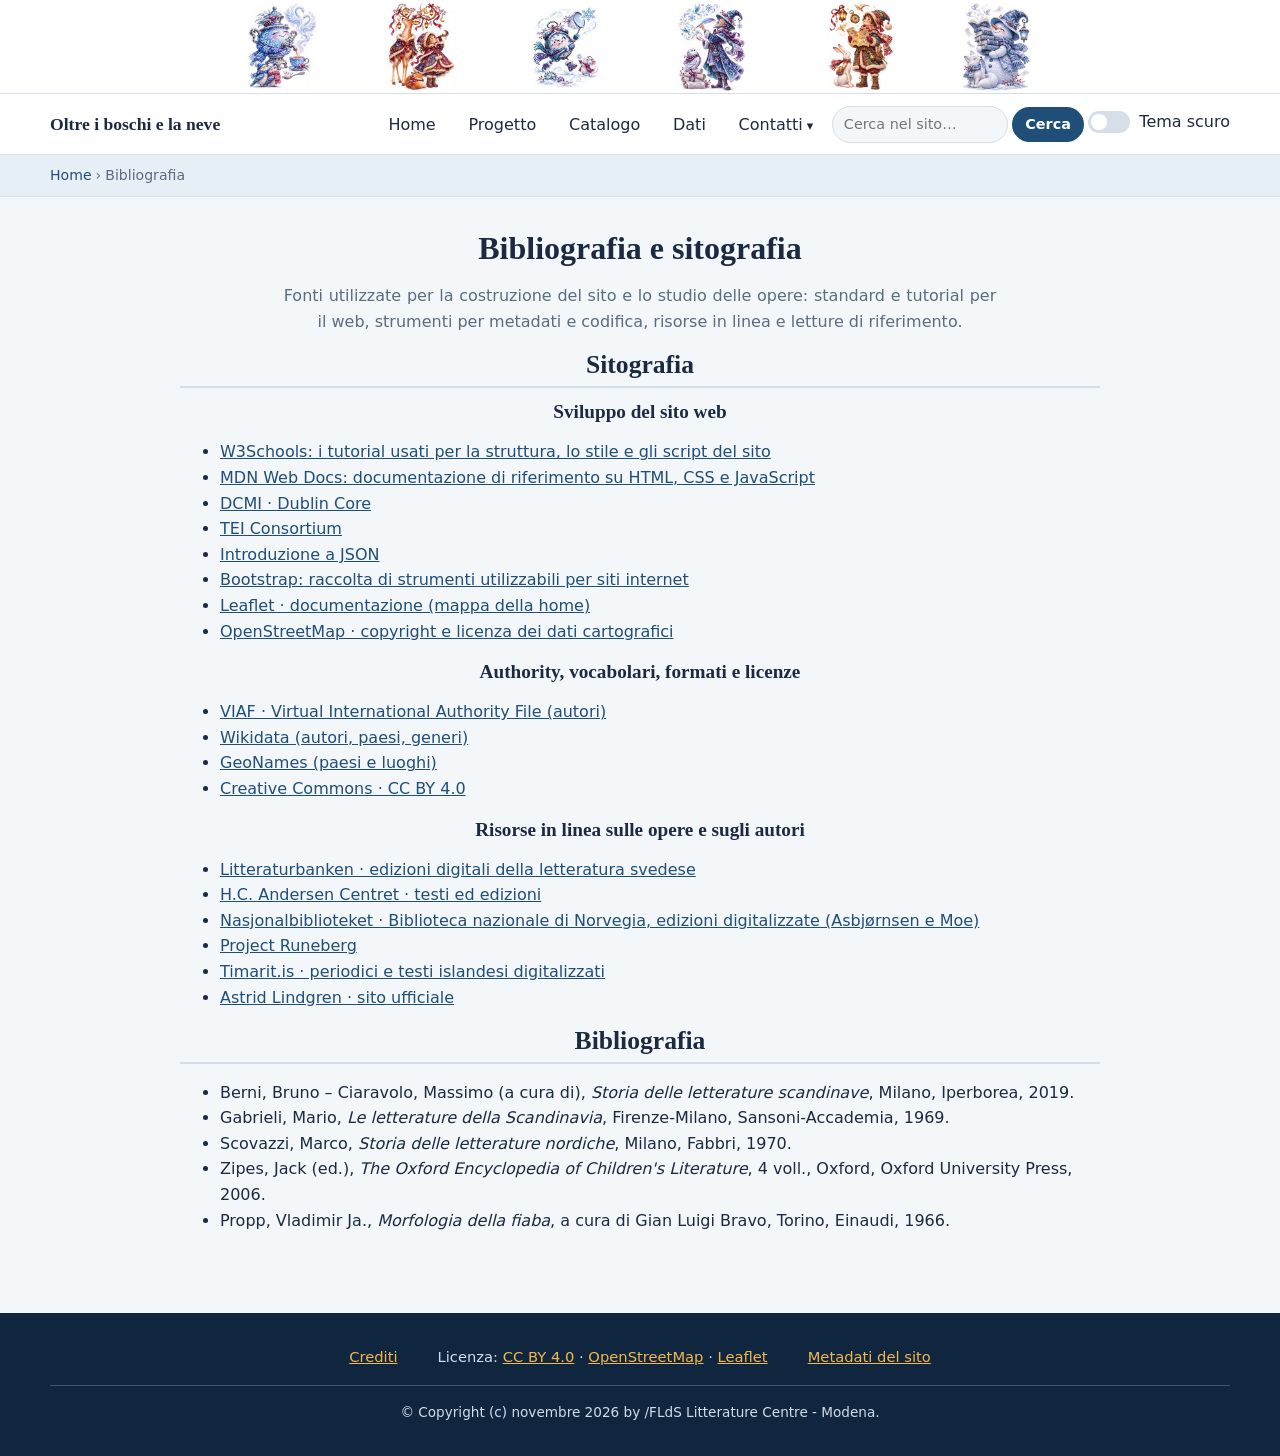
<file: bibliografia.html>
<!DOCTYPE html>
<html lang="it">
<head>
   <title>Oltre i boschi e la neve. Il viaggio come momento di crescita tra realtà e fantasia nella letteratura per l'infanzia scandinava del XIX e XX secolo.</title>
  <meta charset="utf-8">
  <meta name="description" content="Sito dedicato alla letteratura per l'infanzia del Nord Europa" />
  <meta name="keywords" content="fiabe, romanzi, letteratura, infanzia, viaggio, realtà, fantasia" />
  <meta name="author" content="Stefania Seghedoni" />
  <meta name="viewport" content="width=device-width, initial-scale=1">

  <!-- Metadati Dublin Core del sito -->
  <meta name="DC.title" content="Bibliografia e sitografia">
  <meta name="DC.language" content="it">
  <link rel="stylesheet" href="style.css">
</head>
<body data-page="bibliografia">

<div class="top-banner">
  <img src="img/banner.jpg" alt="" width="1984" height="289">
</div>

<nav class="navbar">
  <div class="container">
    <a class="brand" href="index.html">Oltre i boschi e la neve</a>
    <button class="navbar-toggler" type="button">☰</button>
    <ul class="nav-menu" id="nav-menu">
      <li><a href="index.html">Home</a></li>
      <li><a href="progetto.html">Progetto</a></li>
      <li><a href="catalogo.html">Catalogo</a></li>
      <li><a href="dati.html">Dati</a></li>
      <li class="dropdown">
        <button type="button" class="dropdown-toggle">Contatti</button>
        <ul class="dropdown-menu">
          <li><a href="#">Segnala un problema</a></li>
          <li><a href="#">Richiedi informazioni</a></li>
          <li><a href="#">Contatti</a></li>
        </ul>
      </li>
      <li>
        <form class="nav-search" action="catalogo.html" method="get">
          <input type="search" id="nav-q" name="q" placeholder="Cerca nel sito…" autocomplete="off">
          <button type="submit">Cerca</button>
        </form>
      </li>
      <li>
        <label class="switch"><input type="checkbox" id="theme-switch"><span class="track"></span><span>Tema scuro</span></label>
      </li>
    </ul>
  </div>
</nav>

<nav class="breadcrumb">
  <div class="container">
    <ol>
      <li><a href="index.html">Home</a></li>
      <li class="active">Bibliografia</li>
    </ol>
  </div>
</nav>


<header class="container page-head">
  <h1 class="page-title">Bibliografia e sitografia</h1>
  <p class="lead">Fonti utilizzate per la costruzione del sito e lo studio delle opere: standard e tutorial per il web, strumenti per metadati e codifica, risorse in linea e letture di riferimento.</p>
</header>

<main class="container page-body">

  <h2>Sitografia</h2>

  <h3>Sviluppo del sito web</h3>
  <ul>
    <li><a href="https://www.w3schools.com" target="_blank">W3Schools: i tutorial usati per la struttura, lo stile e gli script del sito</a></li>
    <li><a href="https://developer.mozilla.org/en-US/docs/Web" target="_blank">MDN Web Docs: documentazione di riferimento su HTML, CSS e JavaScript</a></li>
    <li><a href="https://www.dublincore.org" target="_blank">DCMI · Dublin Core</a></li>
    <li><a href="https://tei-c.org/" target="_blank">TEI Consortium</a></li>
    <li><a href="https://www.json.org/json-it.html" target="_blank">Introduzione a JSON</a></li>
    <li><a href="https://getbootstrap.com/" target="_blank">Bootstrap: raccolta di strumenti utilizzabili per siti internet</a></li>
    <li><a href="https://leafletjs.com/reference.html" target="_blank">Leaflet · documentazione (mappa della home)</a></li>
    <li><a href="https://www.openstreetmap.org/copyright" target="_blank">OpenStreetMap · copyright e licenza dei dati cartografici</a></li>
  </ul>

  <h3>Authority, vocabolari, formati e licenze</h3>
  <ul>
    <li><a href="https://viaf.org/" target="_blank">VIAF · Virtual International Authority File (autori)</a></li>
    <li><a href="https://www.wikidata.org/" target="_blank">Wikidata (autori, paesi, generi)</a></li>
    <li><a href="https://www.geonames.org/" target="_blank">GeoNames (paesi e luoghi)</a></li>
    <li><a href="https://creativecommons.org/licenses/by/4.0/deed.it" target="_blank">Creative Commons · CC BY 4.0</a></li>
  </ul>

  <h3>Risorse in linea sulle opere e sugli autori</h3>
  <ul>
    <li><a href="https://litteraturbanken.se/" target="_blank">Litteraturbanken · edizioni digitali della letteratura svedese</a></li>
    <li><a href="https://andersen.sdu.dk/" target="_blank">H.C. Andersen Centret · testi ed edizioni</a></li>
    <li><a href="https://www.nb.no/" target="_blank">Nasjonalbiblioteket · Biblioteca nazionale di Norvegia, edizioni digitalizzate (Asbjørnsen e Moe)</a></li>
    <li><a href="https://runeberg.org/authors/cavallgo.html" target="_blank">Project Runeberg</a></li>
    <li><a href="https://timarit.is/" target="_blank">Timarit.is · periodici e testi islandesi digitalizzati</a></li>
    <li><a href="https://www.astridlindgren.com/" target="_blank">Astrid Lindgren · sito ufficiale</a></li>
  </ul>

  <h2>Bibliografia</h2>

  <ul>
    <li>Berni, Bruno – Ciaravolo, Massimo (a cura di), <em>Storia delle letterature scandinave</em>, Milano, Iperborea, 2019.</li>
    <li>Gabrieli, Mario, <em>Le letterature della Scandinavia</em>, Firenze-Milano, Sansoni-Accademia, 1969.</li>
    <li>Scovazzi, Marco, <em>Storia delle letterature nordiche</em>, Milano, Fabbri, 1970.</li>
    <li>Zipes, Jack (ed.), <em>The Oxford Encyclopedia of Children's Literature</em>, 4 voll., Oxford, Oxford University Press, 2006.</li>
    <li>Propp, Vladimir Ja., <em>Morfologia della fiaba</em>, a cura di Gian Luigi Bravo, Torino, Einaudi, 1966.</li>
  </ul>
</main>

<footer>
  <div class="container">
    <ul class="footer-links">
      <li><a href="crediti.html">Crediti</a></li>
      <li>Licenza: <a href="https://creativecommons.org/licenses/by/4.0/deed.it" target="_blank">CC BY 4.0</a> · <a href="https://www.openstreetmap.org/copyright" target="_blank">OpenStreetMap</a> · <a href="https://leafletjs.com" target="_blank">Leaflet</a></li>
      <li><a href="metadati.html">Metadati del sito</a></li>
    </ul>
    <p class="copyright">© Copyright (c) novembre 2026 by /FLdS Litterature Centre - Modena.</p>
  </div>
</footer>

<script src="data.js"></script>
<script src="script.js"></script>
</body>
</html>
</file>
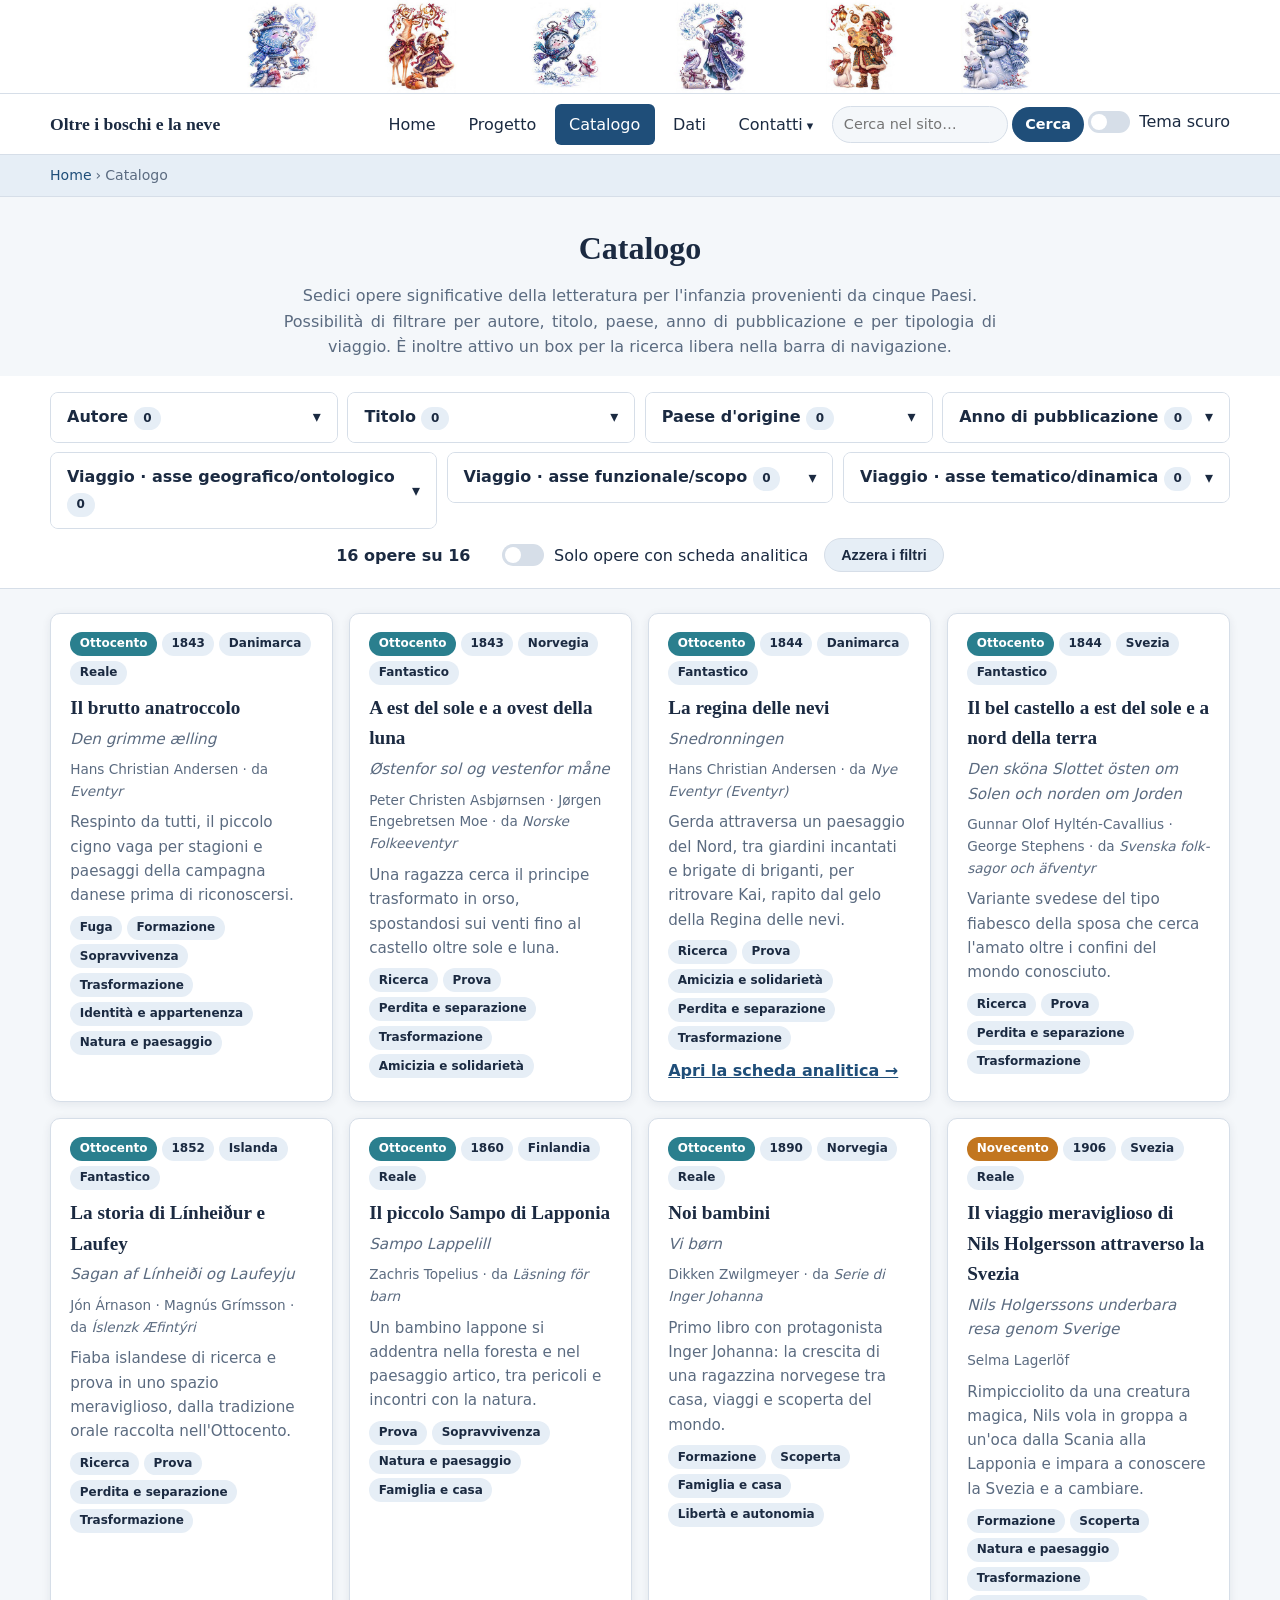
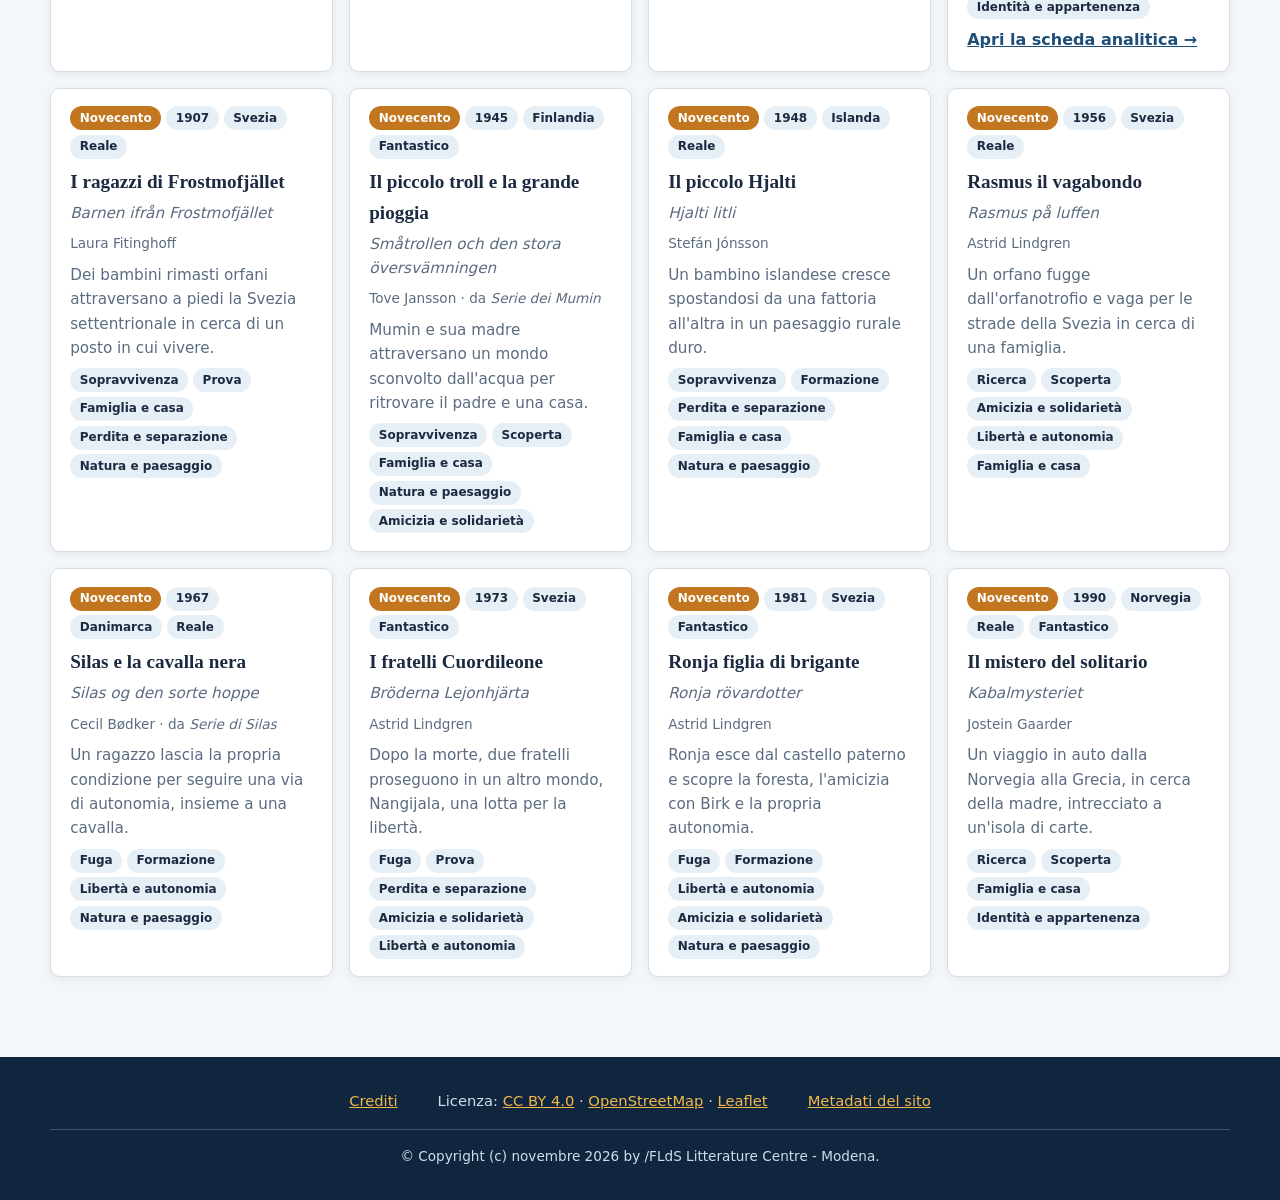
<file: catalogo.html>
<!DOCTYPE html>
<html lang="it">
<head>
   <title>Oltre i boschi e la neve. Il viaggio come momento di crescita tra realtà e fantasia nella letteratura per l'infanzia scandinava del XIX e XX secolo.</title>
  <meta charset="utf-8">
  <meta name="description" content="Sito dedicato alla letteratura per l'infanzia del Nord Europa" />
  <meta name="keywords" content="fiabe, romanzi, letteratura, infanzia, viaggio, realtà, fantasia" />
  <meta name="author" content="Stefania Seghedoni" />
  <meta name="viewport" content="width=device-width, initial-scale=1">

  <!-- Metadati Dublin Core del sito -->
  <meta name="DC.title" content="Catalogo delle opere">
  <meta name="DC.language" content="it">
  <link rel="stylesheet" href="style.css">
</head>
<body data-page="catalogo">

<div class="top-banner">
  <img src="img/banner.jpg" alt="" width="1984" height="289">
</div>

<nav class="navbar">
  <div class="container">
    <a class="brand" href="index.html">Oltre i boschi e la neve</a>
    <button class="navbar-toggler" type="button">☰</button>
    <ul class="nav-menu" id="nav-menu">
      <li><a href="index.html">Home</a></li>
      <li><a href="progetto.html">Progetto</a></li>
      <li><a href="catalogo.html" class="active">Catalogo</a></li>
      <li><a href="dati.html">Dati</a></li>
      <li class="dropdown">
        <button type="button" class="dropdown-toggle">Contatti</button>
        <ul class="dropdown-menu">
          <li><a href="#">Segnala un problema</a></li>
          <li><a href="#">Richiedi informazioni</a></li>
          <li><a href="#">Contatti</a></li>
        </ul>
      </li>
      <li>
        <form class="nav-search" action="catalogo.html" method="get">
          <input type="search" id="nav-q" name="q" placeholder="Cerca nel sito…" autocomplete="off">
          <button type="submit">Cerca</button>
        </form>
      </li>
      <li>
        <label class="switch"><input type="checkbox" id="theme-switch"><span class="track"></span><span>Tema scuro</span></label>
      </li>
    </ul>
  </div>
</nav>

<nav class="breadcrumb">
  <div class="container">
    <ol>
      <li><a href="index.html">Home</a></li>
      <li class="active">Catalogo</li>
    </ol>
  </div>
</nav>

<header class="container">
  <h1 class="page-title">Catalogo</h1>
  <p class="lead">Sedici opere significative della letteratura per l'infanzia provenienti da cinque Paesi. <br />
    Possibilità di filtrare per autore, titolo, paese, anno di pubblicazione e per tipologia di viaggio. È inoltre attivo un box per la ricerca libera nella barra di navigazione.</p>
</header>

<section class="filterbar">
  <div class="container">
    <div class="filter-row r4">
      <div id="h-autore"></div>
      <div id="h-titolo"></div>
      <div id="h-paese"></div>
      <div id="h-anno"></div>
    </div>
    <div class="filter-row r3">
      <div id="h-geografico"></div>
      <div id="h-funzionale"></div>
      <div id="h-tematico"></div>
    </div>
    <div class="filter-tools">
      <div class="result-count" id="result-count"></div>
      <div id="search-state"></div>
      <label class="switch"><input type="checkbox" id="only-sheet"><span class="track"></span><span>Solo opere con scheda analitica</span></label>
      <button type="button" class="btn btn-secondary" id="reset">Azzera i filtri</button>
    </div>
  </div>
</section>

<main class="container cards-catalog">
  <div class="grid" id="cards"></div>
</main>

<footer>
  <div class="container">
    <ul class="footer-links">
      <li><a href="crediti.html">Crediti</a></li>
      <li>Licenza: <a href="https://creativecommons.org/licenses/by/4.0/deed.it" target="_blank">CC BY 4.0</a> · <a href="https://www.openstreetmap.org/copyright" target="_blank">OpenStreetMap</a> · <a href="https://leafletjs.com" target="_blank">Leaflet</a></li>
      <li><a href="metadati.html">Metadati del sito</a></li>
    </ul>
    <p class="copyright">© Copyright (c) novembre 2026 by /FLdS Litterature Centre - Modena.</p>
  </div>
</footer>

<script src="data.js"></script>
<script src="script.js"></script>
</body>
</html>
</file>
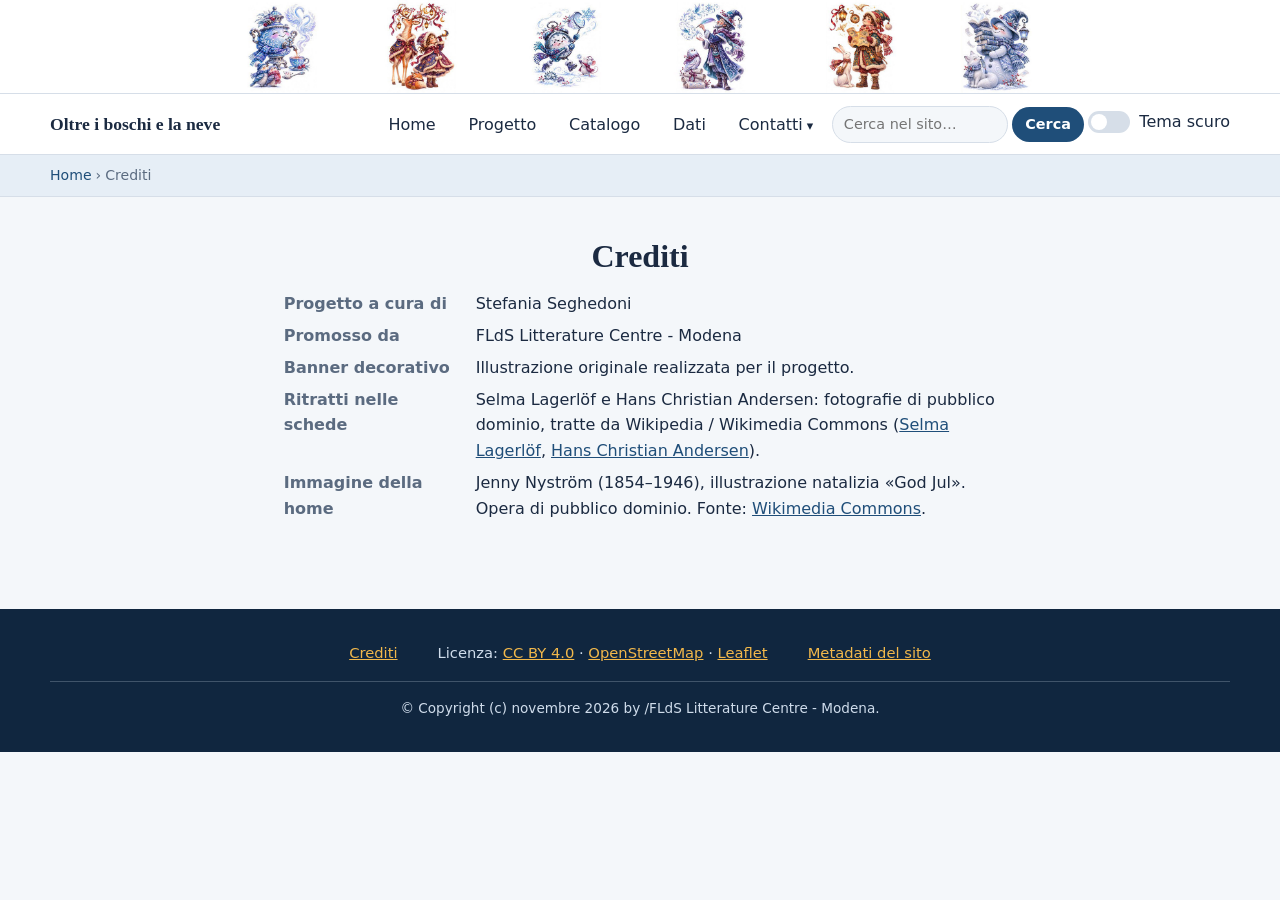
<file: crediti.html>
<!DOCTYPE html>
<html lang="it">
<head>
   <title>Oltre i boschi e la neve. Il viaggio come momento di crescita tra realtà e fantasia nella letteratura per l'infanzia scandinava del XIX e XX secolo.</title>
  <meta charset="utf-8">
  <meta name="description" content="Sito dedicato alla letteratura per l'infanzia del Nord Europa" />
  <meta name="keywords" content="fiabe, romanzi, letteratura, infanzia, viaggio, realtà, fantasia" />
  <meta name="author" content="Stefania Seghedoni" />
  <meta name="viewport" content="width=device-width, initial-scale=1">

  <meta name="DC.title" content="Crediti del sito">
  <meta name="DC.language" content="it">
  <link rel="stylesheet" href="style.css">
</head>
<body data-page="servizio">

<div class="top-banner">
  <img src="img/banner.jpg" alt="" width="1984" height="289">
</div>

<nav class="navbar">
  <div class="container">
    <a class="brand" href="index.html">Oltre i boschi e la neve</a>
    <button class="navbar-toggler" type="button">☰</button>
    <ul class="nav-menu" id="nav-menu">
      <li><a href="index.html">Home</a></li>
      <li><a href="progetto.html">Progetto</a></li>
      <li><a href="catalogo.html">Catalogo</a></li>
      <li><a href="dati.html">Dati</a></li>
      <li class="dropdown">
        <button type="button" class="dropdown-toggle">Contatti</button>
        <ul class="dropdown-menu">
          <li><a href="#">Segnala un problema</a></li>
          <li><a href="#">Richiedi informazioni</a></li>
          <li><a href="#">Contatti</a></li>
        </ul>
      </li>
      <li>
        <form class="nav-search" action="catalogo.html" method="get">
          <input type="search" id="nav-q" name="q" placeholder="Cerca nel sito…" autocomplete="off">
          <button type="submit">Cerca</button>
        </form>
      </li>
      <li>
        <label class="switch"><input type="checkbox" id="theme-switch"><span class="track"></span><span>Tema scuro</span></label>
      </li>
    </ul>
  </div>
</nav>

<nav class="breadcrumb">
  <div class="container">
    <ol>
      <li><a href="index.html">Home</a></li>
      <li class="active">Crediti</li>
    </ol>
  </div>
</nav>

<main class="container section prose">
  <h1>Crediti</h1>
  <dl>
    <dt>Progetto a cura di</dt><dd>Stefania Seghedoni</dd>
    <dt>Promosso da</dt><dd>FLdS Litterature Centre - Modena</dd>
    <dt>Banner decorativo</dt><dd>Illustrazione originale realizzata per il progetto.</dd>
    <dt>Ritratti nelle schede</dt><dd>Selma Lagerlöf e Hans Christian Andersen: fotografie di pubblico dominio, tratte da Wikipedia / Wikimedia Commons (<a href="https://it.wikipedia.org/wiki/Selma_Lagerl%C3%B6f" target="_blank">Selma Lagerlöf</a>, <a href="https://it.wikipedia.org/wiki/Hans_Christian_Andersen" target="_blank">Hans Christian Andersen</a>).</dd>
    <dt>Immagine della home</dt><dd>Jenny Nyström (1854–1946), illustrazione natalizia «God Jul». Opera di pubblico dominio. Fonte: <a href="https://commons.wikimedia.org/wiki/File:Nystrom_God-Jul_14.jpg" target="_blank">Wikimedia Commons</a>.</dd>
  </dl>
</main>

<footer>
  <div class="container">
    <ul class="footer-links">
      <li><a href="crediti.html">Crediti</a></li>
      <li>Licenza: <a href="https://creativecommons.org/licenses/by/4.0/deed.it" target="_blank">CC BY 4.0</a> · <a href="https://www.openstreetmap.org/copyright" target="_blank">OpenStreetMap</a> · <a href="https://leafletjs.com" target="_blank">Leaflet</a></li>
      <li><a href="metadati.html">Metadati del sito</a></li>
    </ul>
    <p class="copyright">© Copyright (c) novembre 2026 by /FLdS Litterature Centre - Modena.</p>
  </div>
</footer>

<script src="data.js"></script>
<script src="script.js"></script>
</body>
</html>
</file>
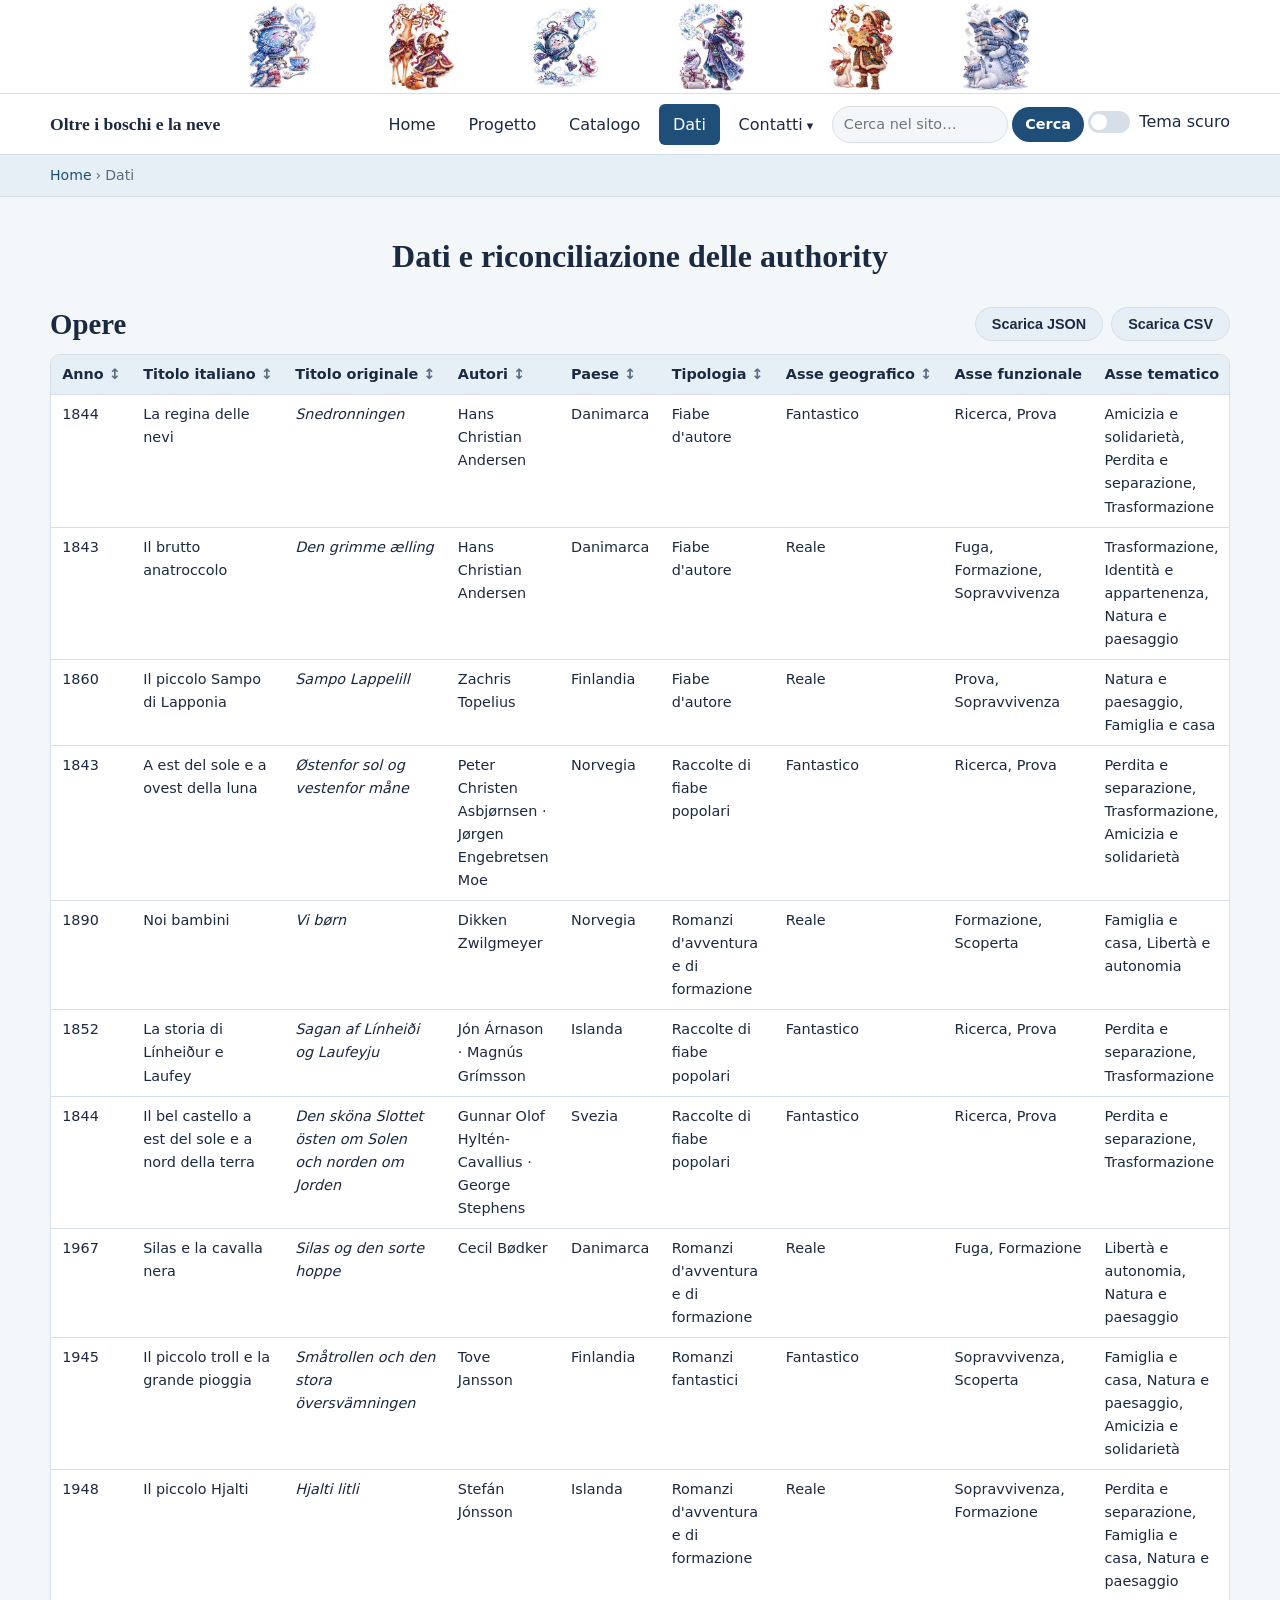
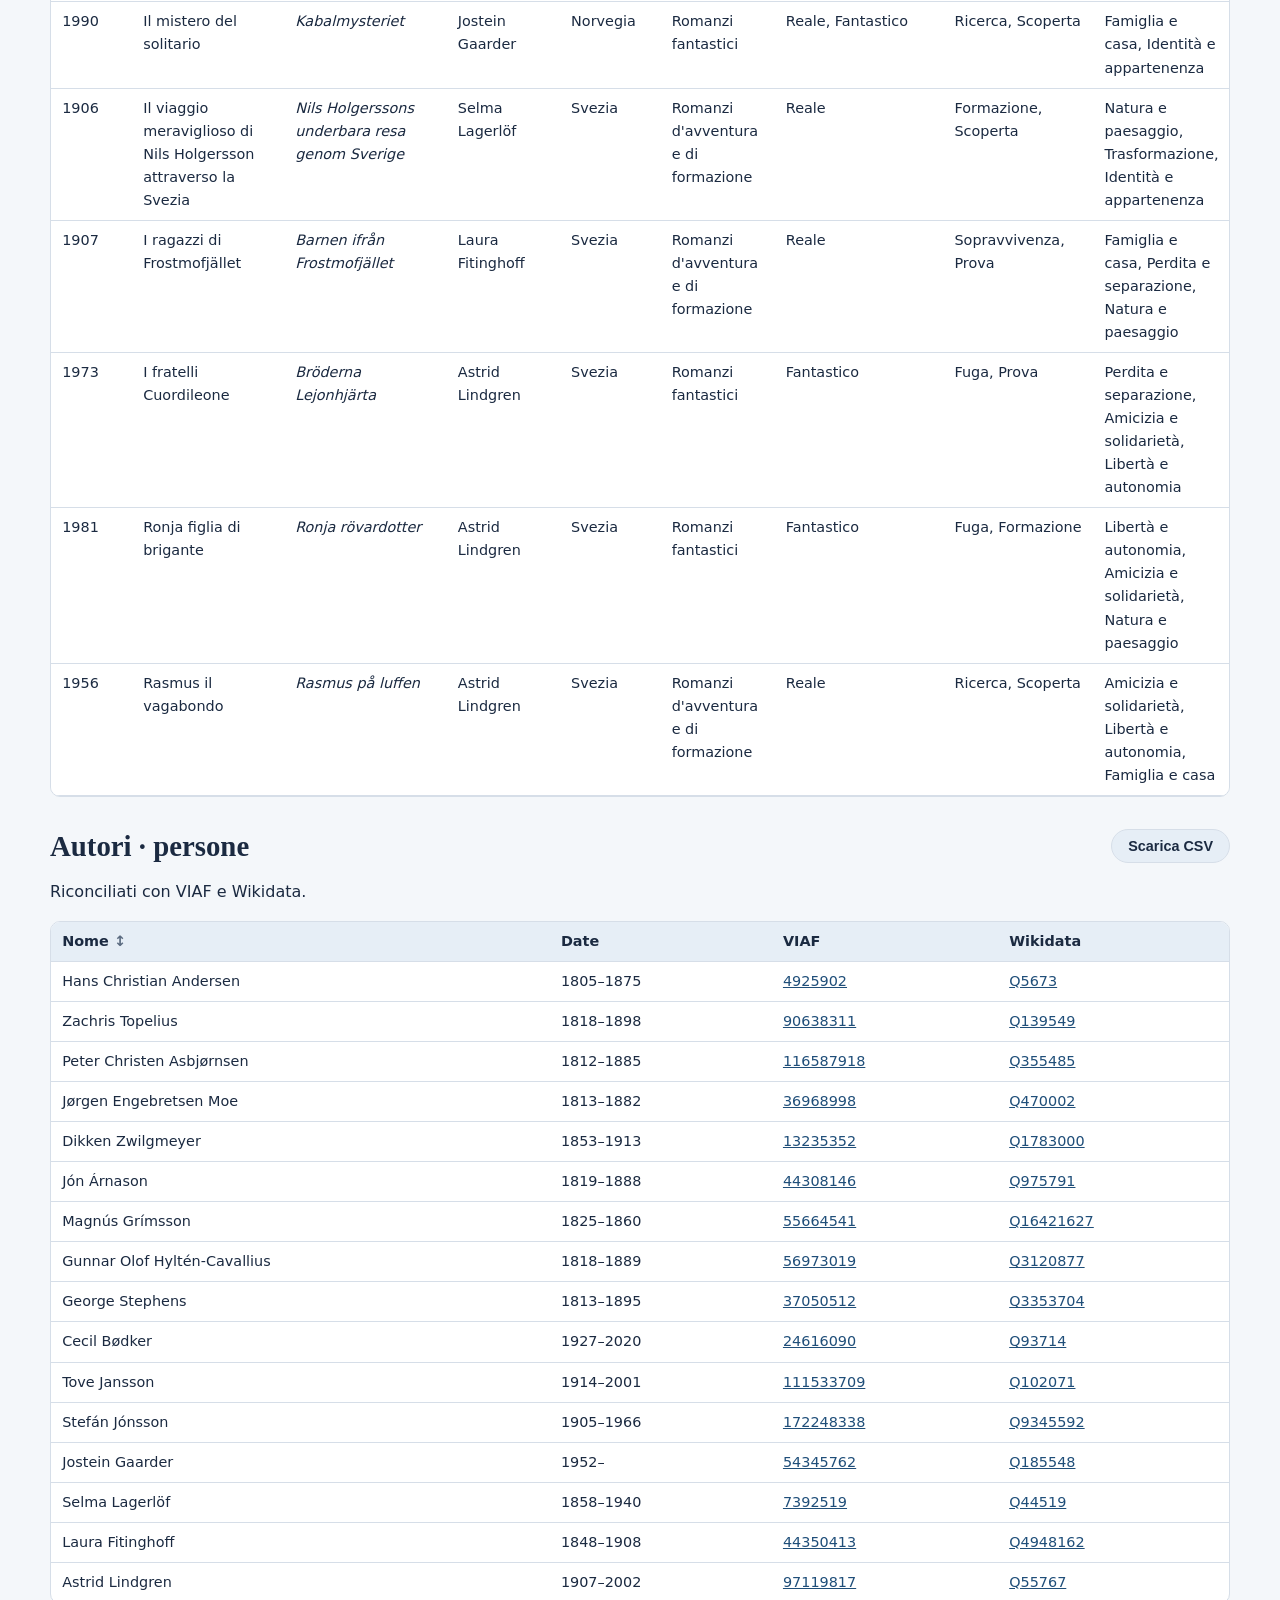
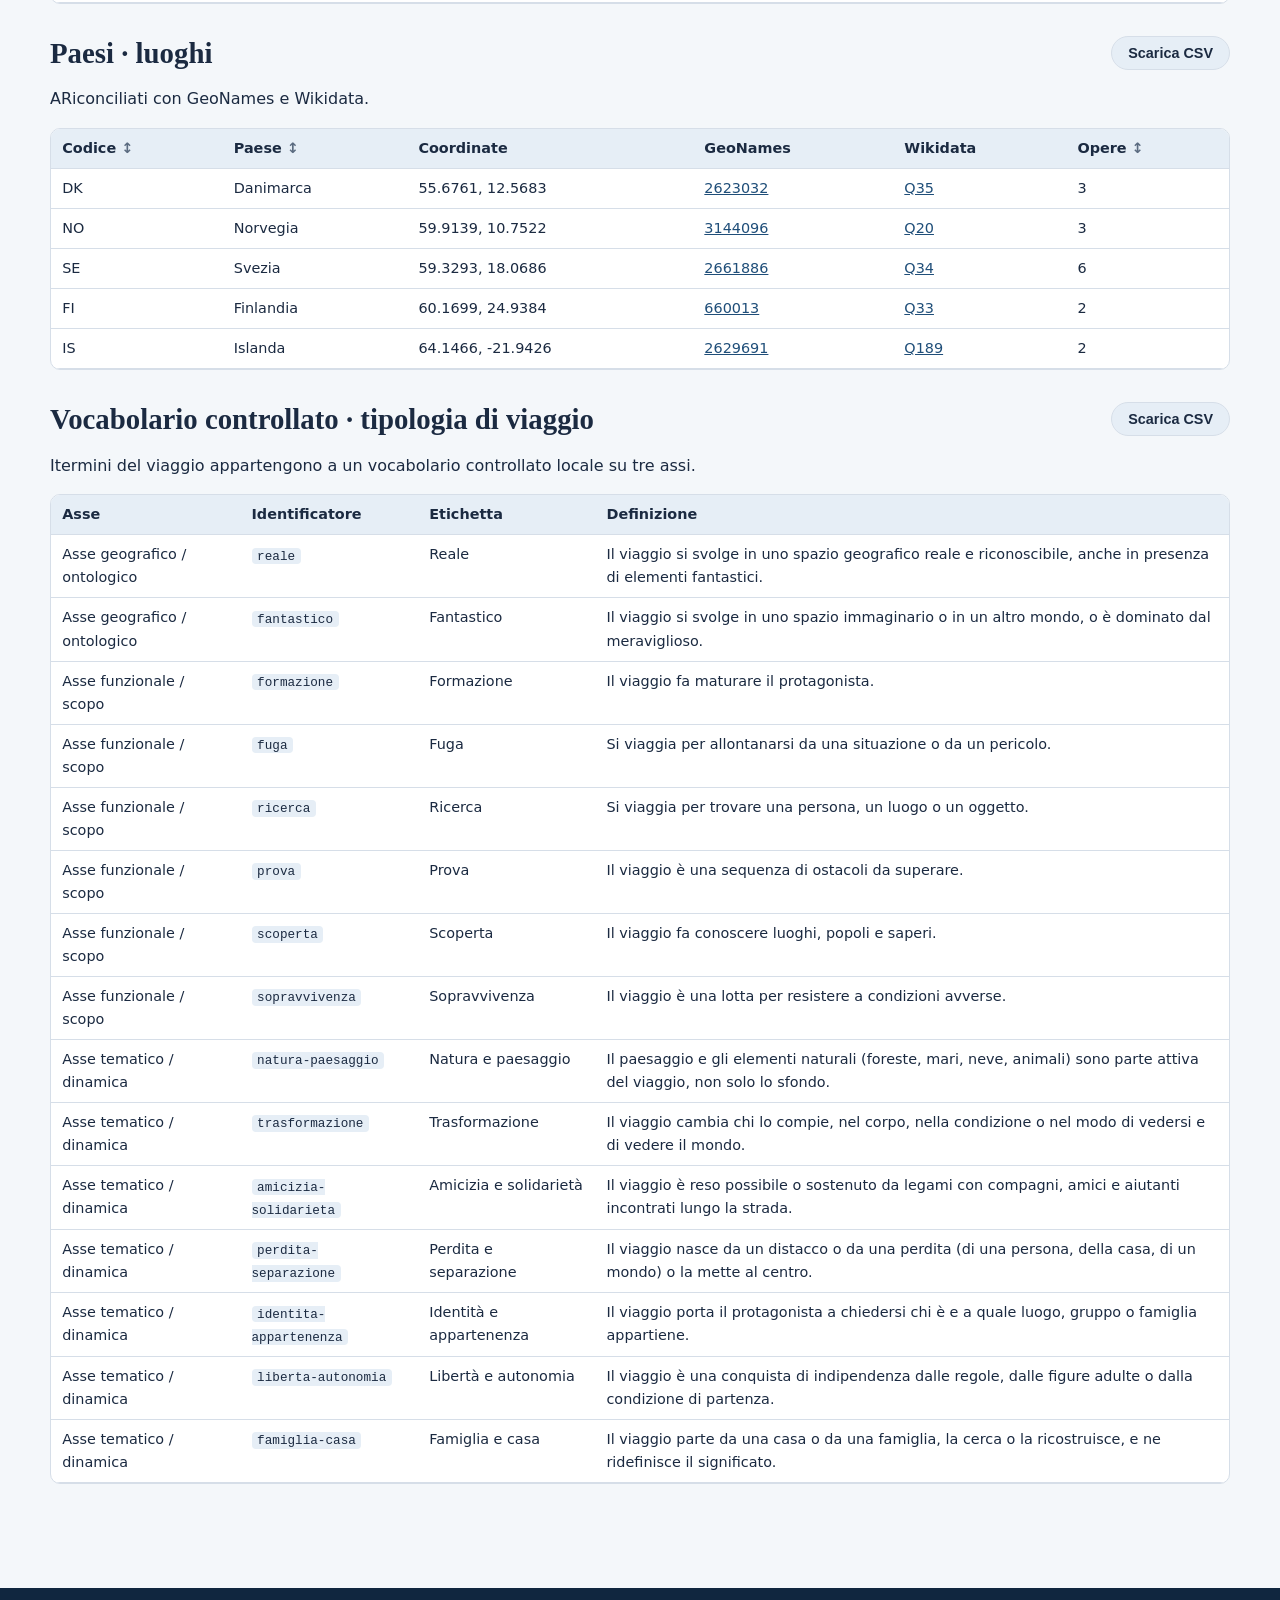
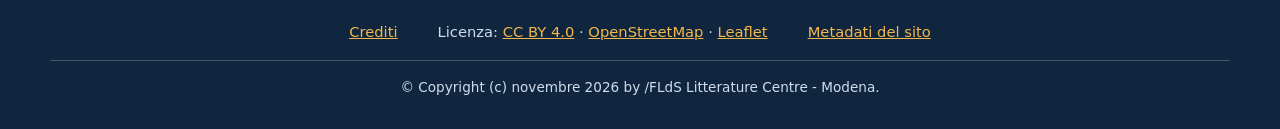
<file: dati.html>
<!DOCTYPE html>
<html lang="it">
<head>
   <title>Oltre i boschi e la neve. Il viaggio come momento di crescita tra realtà e fantasia nella letteratura per l'infanzia scandinava del XIX e XX secolo.</title>
  <meta charset="utf-8">
  <meta name="description" content="Sito dedicato alla letteratura per l'infanzia del Nord Europa" />
  <meta name="keywords" content="fiabe, romanzi, letteratura, infanzia, viaggio, realtà, fantasia" />
  <meta name="author" content="Stefania Seghedoni" />
  <meta name="viewport" content="width=device-width, initial-scale=1">

  <!-- Metadati Dublin Core del sito -->
  <meta name="DC.title" content="Dati e riconciliazione delle authority">
  <meta name="DC.language" content="it">
  <link rel="stylesheet" href="style.css">
</head>
<body data-page="dati">

<div class="top-banner">
  <img src="img/banner.jpg" alt="" width="1984" height="289">
</div>

<nav class="navbar">
  <div class="container">
    <a class="brand" href="index.html">Oltre i boschi e la neve</a>
    <button class="navbar-toggler" type="button">☰</button>
    <ul class="nav-menu" id="nav-menu">
      <li><a href="index.html">Home</a></li>
      <li><a href="progetto.html">Progetto</a></li>
      <li><a href="catalogo.html">Catalogo</a></li>
      <li><a href="dati.html" class="active">Dati</a></li>
      <li class="dropdown">
        <button type="button" class="dropdown-toggle">Contatti</button>
        <ul class="dropdown-menu">
          <li><a href="#">Segnala un problema</a></li>
          <li><a href="#">Richiedi informazioni</a></li>
          <li><a href="#">Contatti</a></li>
        </ul>
      </li>
      <li>
        <form class="nav-search" action="catalogo.html" method="get">
          <input type="search" id="nav-q" name="q" placeholder="Cerca nel sito…" autocomplete="off">
          <button type="submit">Cerca</button>
        </form>
      </li>
      <li>
        <label class="switch"><input type="checkbox" id="theme-switch"><span class="track"></span><span>Tema scuro</span></label>
      </li>
    </ul>
  </div>
</nav>

<nav class="breadcrumb">
  <div class="container">
    <ol>
      <li><a href="index.html">Home</a></li>
      <li class="active">Dati</li>
    </ol>
  </div>
</nav>

<main class="container section">
  <h1>Dati e riconciliazione delle authority</h1>

  <div class="title-row">
    <h2>Opere</h2>
    <div class="tools">
      <button type="button" class="btn btn-secondary" id="dl-json" title="Intero dataset: opere, autori, paesi, vocabolario">Scarica JSON</button>
      <button type="button" class="btn btn-secondary" id="dl-csv" title="Tabella delle opere">Scarica CSV</button>
    </div>
  </div>
  <div class="table-wrap"><table>
    <thead><tr><th data-sort>Anno</th><th data-sort>Titolo italiano</th><th data-sort>Titolo originale</th><th data-sort>Autori</th><th data-sort>Paese</th><th data-sort>Tipologia</th><th data-sort>Asse geografico</th><th>Asse funzionale</th><th>Asse tematico</th></tr></thead>
    <tbody id="t-items"></tbody>
  </table></div>

  <div class="title-row">
    <h2>Autori · persone</h2>
    <div class="tools">
      <button type="button" class="btn btn-secondary" id="dl-csv-autori" title="Tabella degli autori">Scarica CSV</button>
    </div>
  </div>
  <p>Riconciliati con VIAF e Wikidata.</p>
  <div class="table-wrap"><table>
    <thead><tr><th data-sort>Nome</th><th>Date</th><th>VIAF</th><th>Wikidata</th></tr></thead>
    <tbody id="t-autori"></tbody>
  </table></div>

  <div class="title-row">
    <h2>Paesi · luoghi</h2>
    <div class="tools">
      <button type="button" class="btn btn-secondary" id="dl-csv-paesi" title="Tabella dei paesi">Scarica CSV</button>
    </div>
  </div>
  <p>ARiconciliati con GeoNames e Wikidata.</p>
  <div class="table-wrap"><table>
    <thead><tr><th data-sort>Codice</th><th data-sort>Paese</th><th>Coordinate</th><th>GeoNames</th><th>Wikidata</th><th data-sort>Opere</th></tr></thead>
    <tbody id="t-paesi"></tbody>
  </table></div>

  <div class="title-row">
    <h2>Vocabolario controllato · tipologia di viaggio</h2>
    <div class="tools">
      <button type="button" class="btn btn-secondary" id="dl-csv-vocab" title="Tabella del vocabolario controllato">Scarica CSV</button>
    </div>
  </div>
  <p>Itermini del viaggio appartengono a un vocabolario controllato locale su tre assi.</p>
  <div class="table-wrap"><table>
    <thead><tr><th>Asse</th><th>Identificatore</th><th>Etichetta</th><th>Definizione</th></tr></thead>
    <tbody id="t-vocab"></tbody>
  </table></div>
</main>

<footer>
  <div class="container">
    <ul class="footer-links">
      <li><a href="crediti.html">Crediti</a></li>
      <li>Licenza: <a href="https://creativecommons.org/licenses/by/4.0/deed.it" target="_blank">CC BY 4.0</a> · <a href="https://www.openstreetmap.org/copyright" target="_blank">OpenStreetMap</a> · <a href="https://leafletjs.com" target="_blank">Leaflet</a></li>
      <li><a href="metadati.html">Metadati del sito</a></li>
    </ul>
    <p class="copyright">© Copyright (c) novembre 2026 by /FLdS Litterature Centre - Modena.</p>
  </div>
</footer>

<script src="data.js"></script>
<script src="script.js"></script>
</body>
</html>
</file>
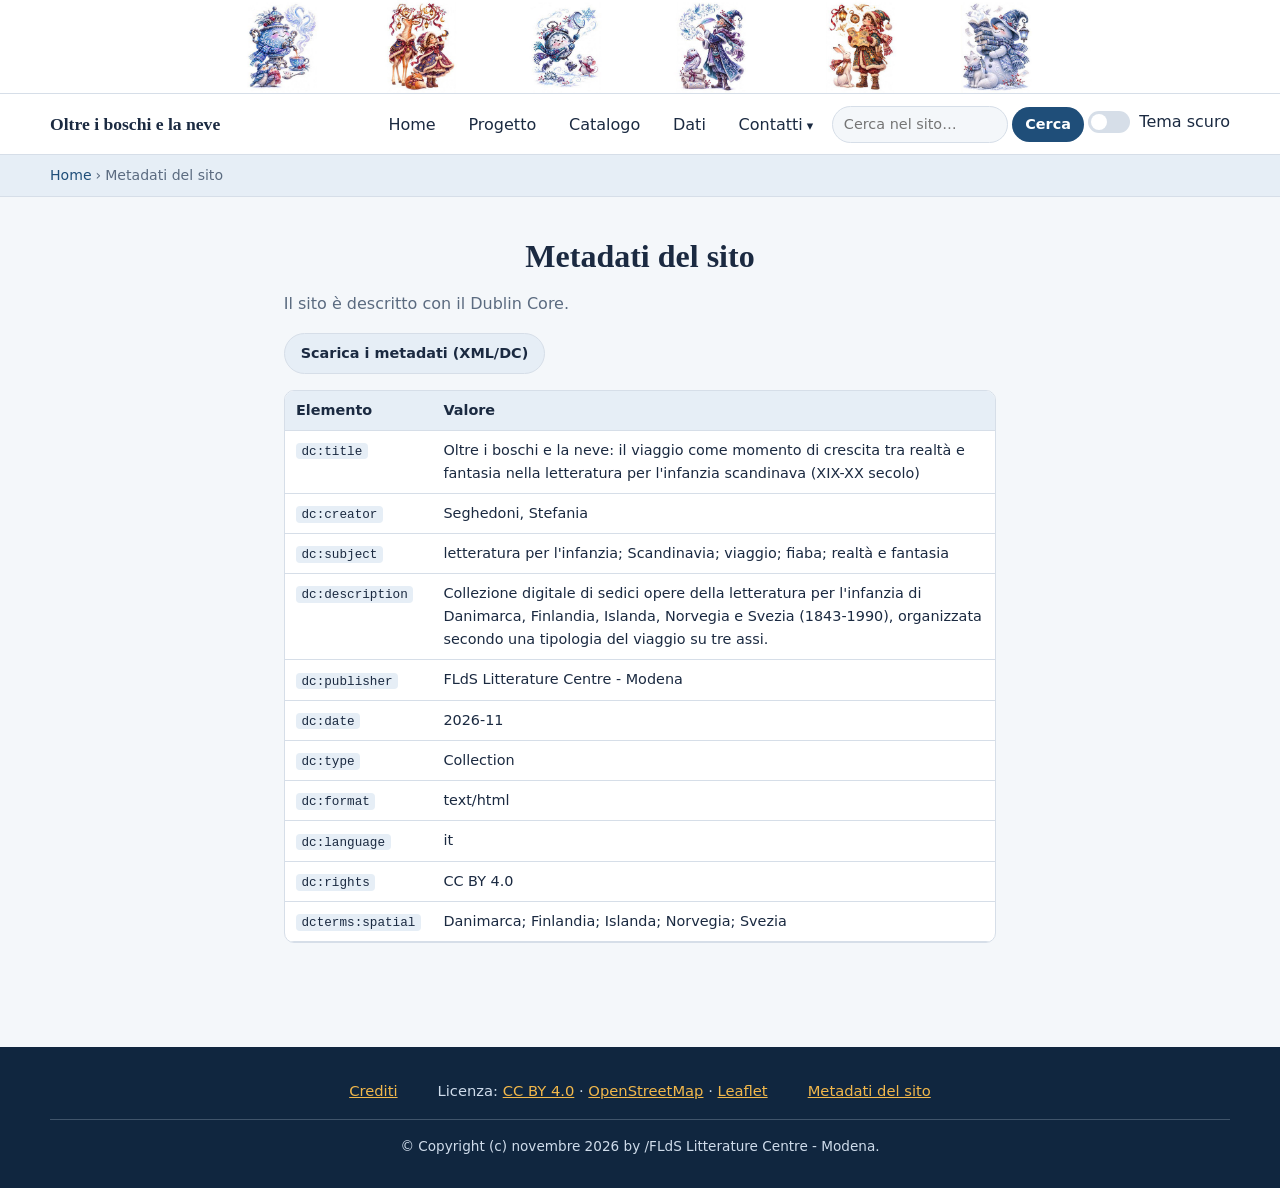
<file: metadati.html>
<!DOCTYPE html>
<html lang="it">
<head>
   <title>Oltre i boschi e la neve. Il viaggio come momento di crescita tra realtà e fantasia nella letteratura per l'infanzia scandinava del XIX e XX secolo.</title>
  <meta charset="utf-8">
  <meta name="description" content="Sito dedicato alla letteratura per l'infanzia del Nord Europa" />
  <meta name="keywords" content="fiabe, romanzi, letteratura, infanzia, viaggio, realtà, fantasia" />
  <meta name="author" content="Stefania Seghedoni" />
  <meta name="viewport" content="width=device-width, initial-scale=1">

  <!-- Metadati Dublin Core del sito -->
  <meta name="DC.title" content="Metadati del sito">
  <meta name="DC.language" content="it">
  <link rel="stylesheet" href="style.css">
</head>
<body data-page="servizio">

<div class="top-banner">
  <img src="img/banner.jpg" alt="" width="1984" height="289">
</div>

<nav class="navbar">
  <div class="container">
    <a class="brand" href="index.html">Oltre i boschi e la neve</a>
    <button class="navbar-toggler" type="button">☰</button>
    <ul class="nav-menu" id="nav-menu">
      <li><a href="index.html">Home</a></li>
      <li><a href="progetto.html">Progetto</a></li>
      <li><a href="catalogo.html">Catalogo</a></li>
      <li><a href="dati.html">Dati</a></li>
      <li class="dropdown">
        <button type="button" class="dropdown-toggle">Contatti</button>
        <ul class="dropdown-menu">
          <li><a href="#">Segnala un problema</a></li>
          <li><a href="#">Richiedi informazioni</a></li>
          <li><a href="#">Contatti</a></li>
        </ul>
      </li>
      <li>
        <form class="nav-search" action="catalogo.html" method="get">
          <input type="search" id="nav-q" name="q" placeholder="Cerca nel sito…" autocomplete="off">
          <button type="submit">Cerca</button>
        </form>
      </li>
      <li>
        <label class="switch"><input type="checkbox" id="theme-switch"><span class="track"></span><span>Tema scuro</span></label>
      </li>
    </ul>
  </div>
</nav>

<nav class="breadcrumb">
  <div class="container">
    <ol>
      <li><a href="index.html">Home</a></li>
      <li class="active">Metadati del sito</li>
    </ol>
  </div>
</nav>

<main class="container section prose">
  <h1>Metadati del sito</h1>
  <p class="lead">Il sito è descritto con il Dublin Core. </p>
  <p><a class="btn btn-secondary" href="sito-dc.xml" download>Scarica i metadati (XML/DC)</a></p>
  <div class="table-wrap"><table>
    <thead><tr><th>Elemento</th><th>Valore</th></tr></thead>
    <tbody>
      <tr><td><code>dc:title</code></td><td>Oltre i boschi e la neve: il viaggio come momento di crescita tra realtà e fantasia nella letteratura per l'infanzia scandinava (XIX-XX secolo)</td></tr>
      <tr><td><code>dc:creator</code></td><td>Seghedoni, Stefania</td></tr>
      <tr><td><code>dc:subject</code></td><td>letteratura per l'infanzia; Scandinavia; viaggio; fiaba; realtà e fantasia</td></tr>
      <tr><td><code>dc:description</code></td><td>Collezione digitale di sedici opere della letteratura per l'infanzia di Danimarca, Finlandia, Islanda, Norvegia e Svezia (1843-1990), organizzata secondo una tipologia del viaggio su tre assi.</td></tr>
      <tr><td><code>dc:publisher</code></td><td>FLdS Litterature Centre - Modena</td></tr>
      <tr><td><code>dc:date</code></td><td>2026-11</td></tr>
      <tr><td><code>dc:type</code></td><td>Collection</td></tr>
      <tr><td><code>dc:format</code></td><td>text/html</td></tr>
      <tr><td><code>dc:language</code></td><td>it</td></tr>
      <tr><td><code>dc:rights</code></td><td>CC BY 4.0</td></tr>
      <tr><td><code>dcterms:spatial</code></td><td>Danimarca; Finlandia; Islanda; Norvegia; Svezia</td></tr>
    </tbody>
  </table></div>
</main>

<footer>
  <div class="container">
    <ul class="footer-links">
      <li><a href="crediti.html">Crediti</a></li>
      <li>Licenza: <a href="https://creativecommons.org/licenses/by/4.0/deed.it" target="_blank">CC BY 4.0</a> · <a href="https://www.openstreetmap.org/copyright" target="_blank">OpenStreetMap</a> · <a href="https://leafletjs.com" target="_blank">Leaflet</a></li>
      <li><a href="metadati.html">Metadati del sito</a></li>
    </ul>
    <p class="copyright">© Copyright (c) novembre 2026 by /FLdS Litterature Centre - Modena.</p>
  </div>
</footer>

<script src="data.js"></script>
<script src="script.js"></script>
</body>
</html>
</file>
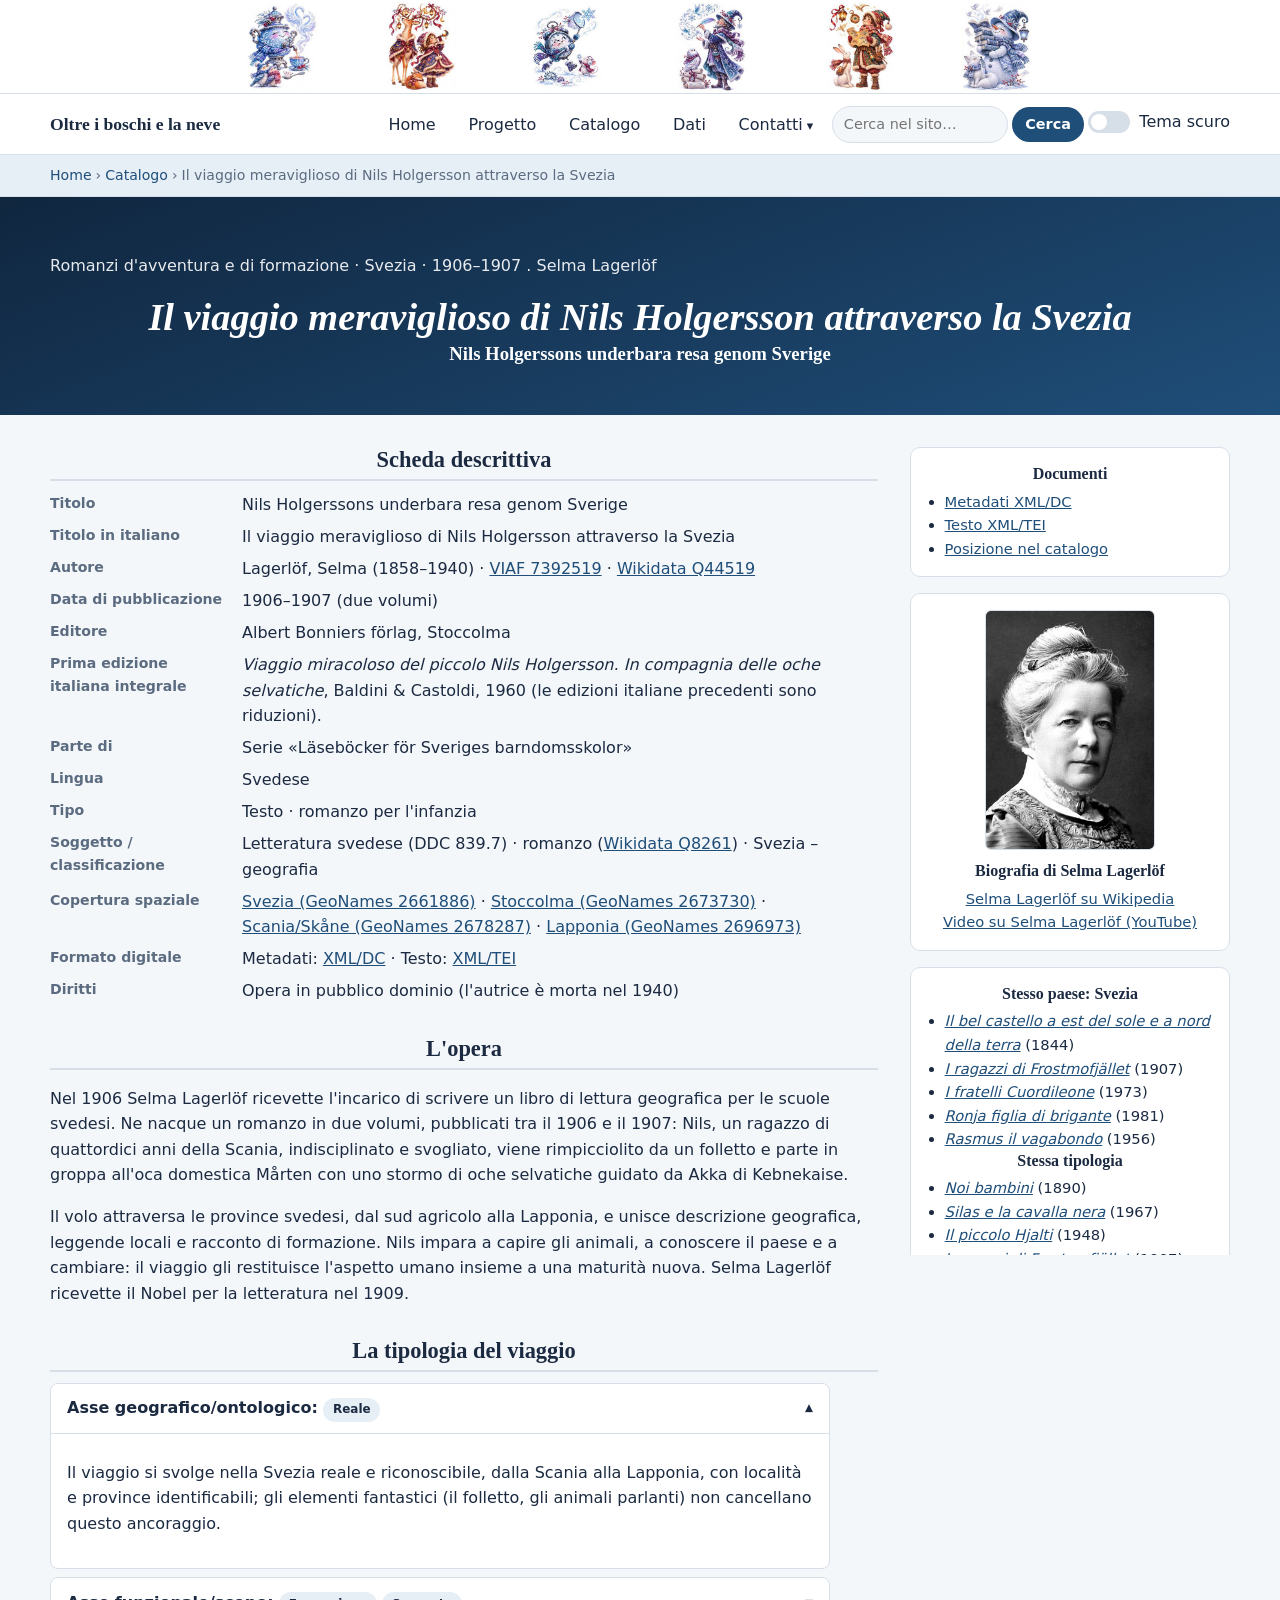
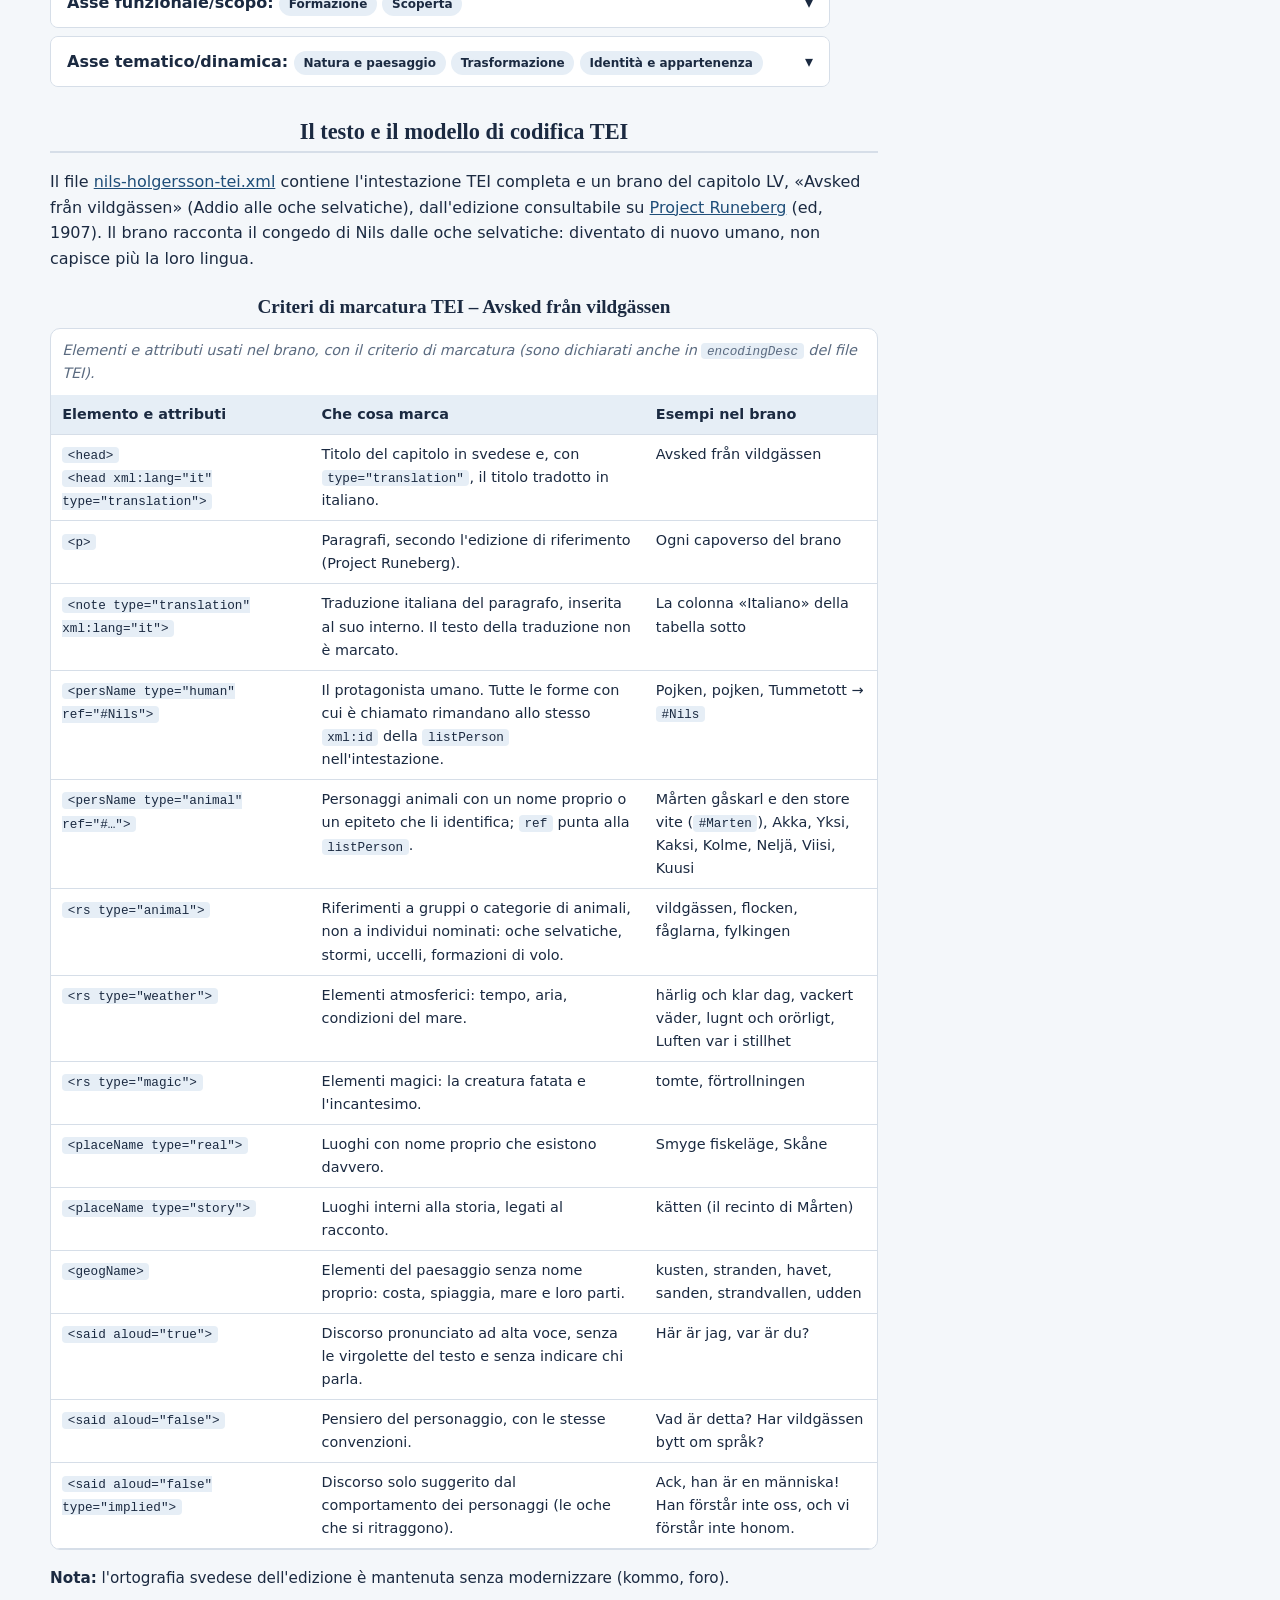
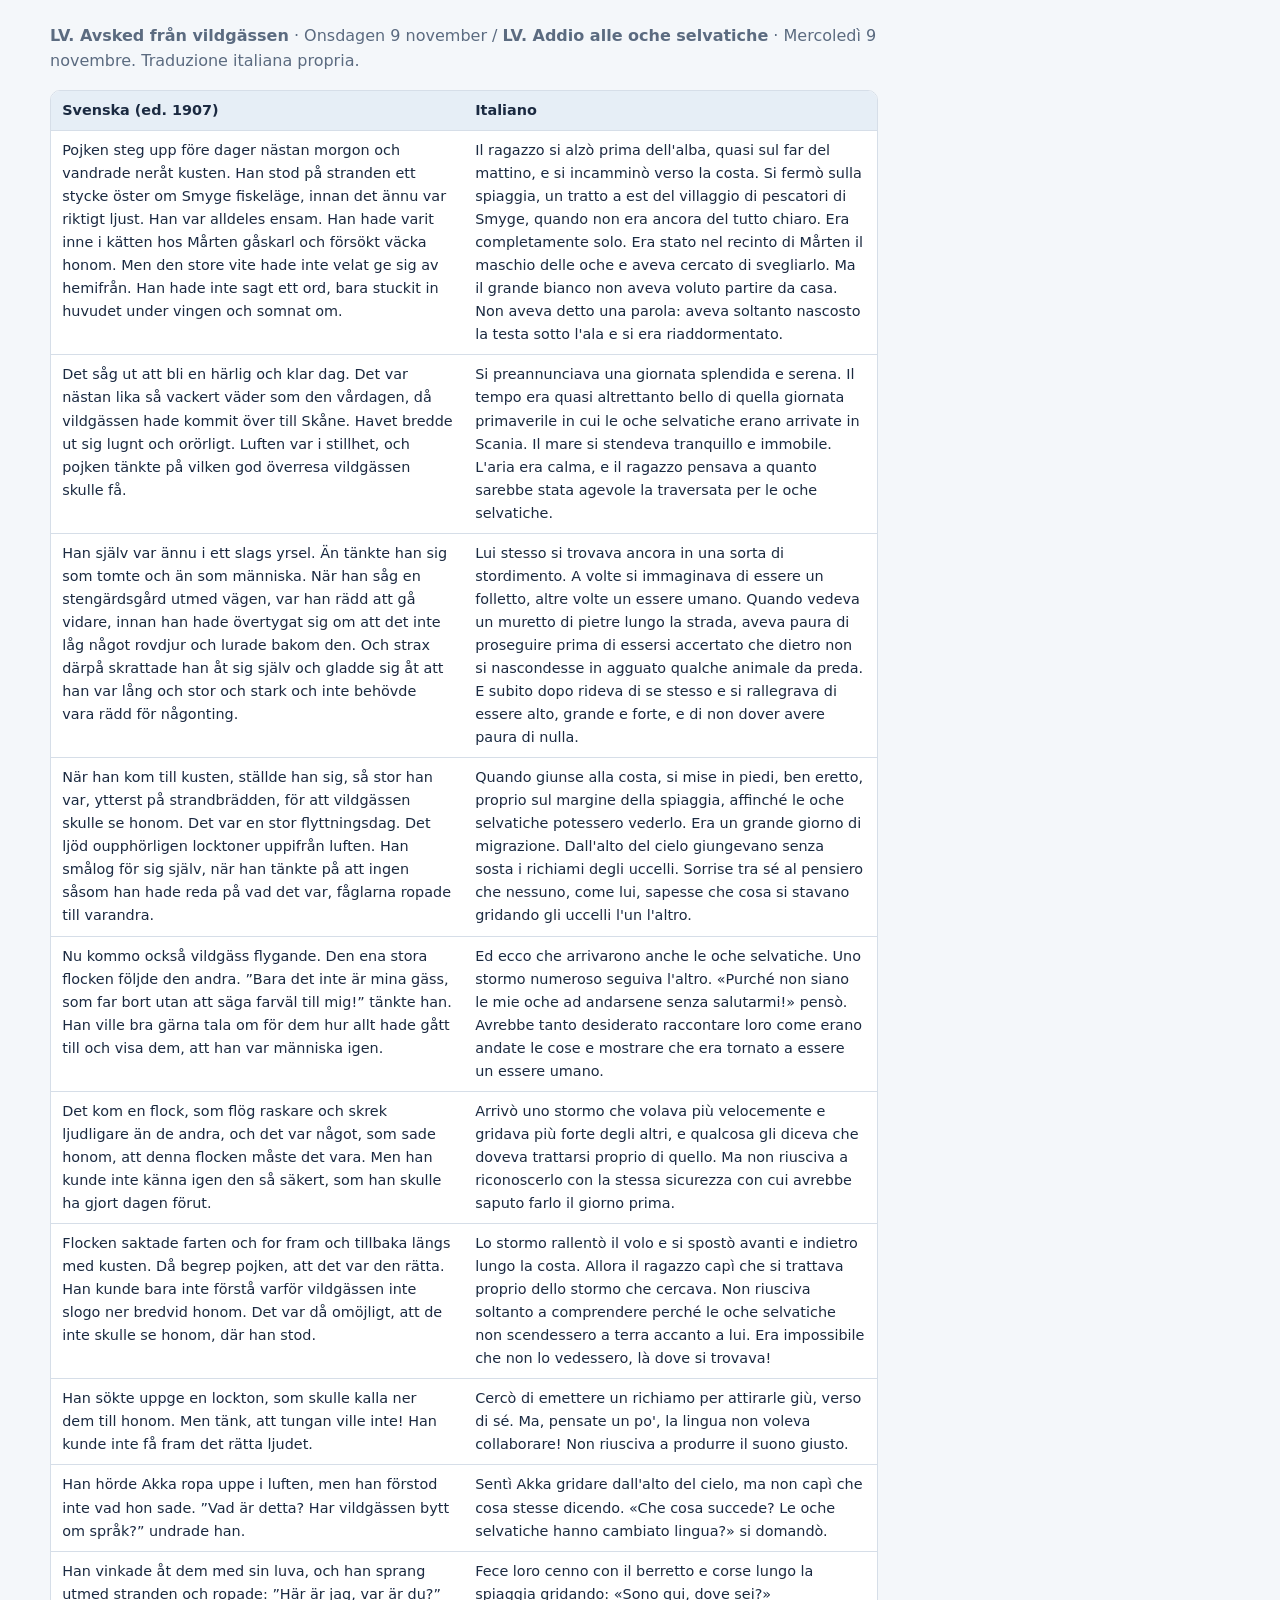
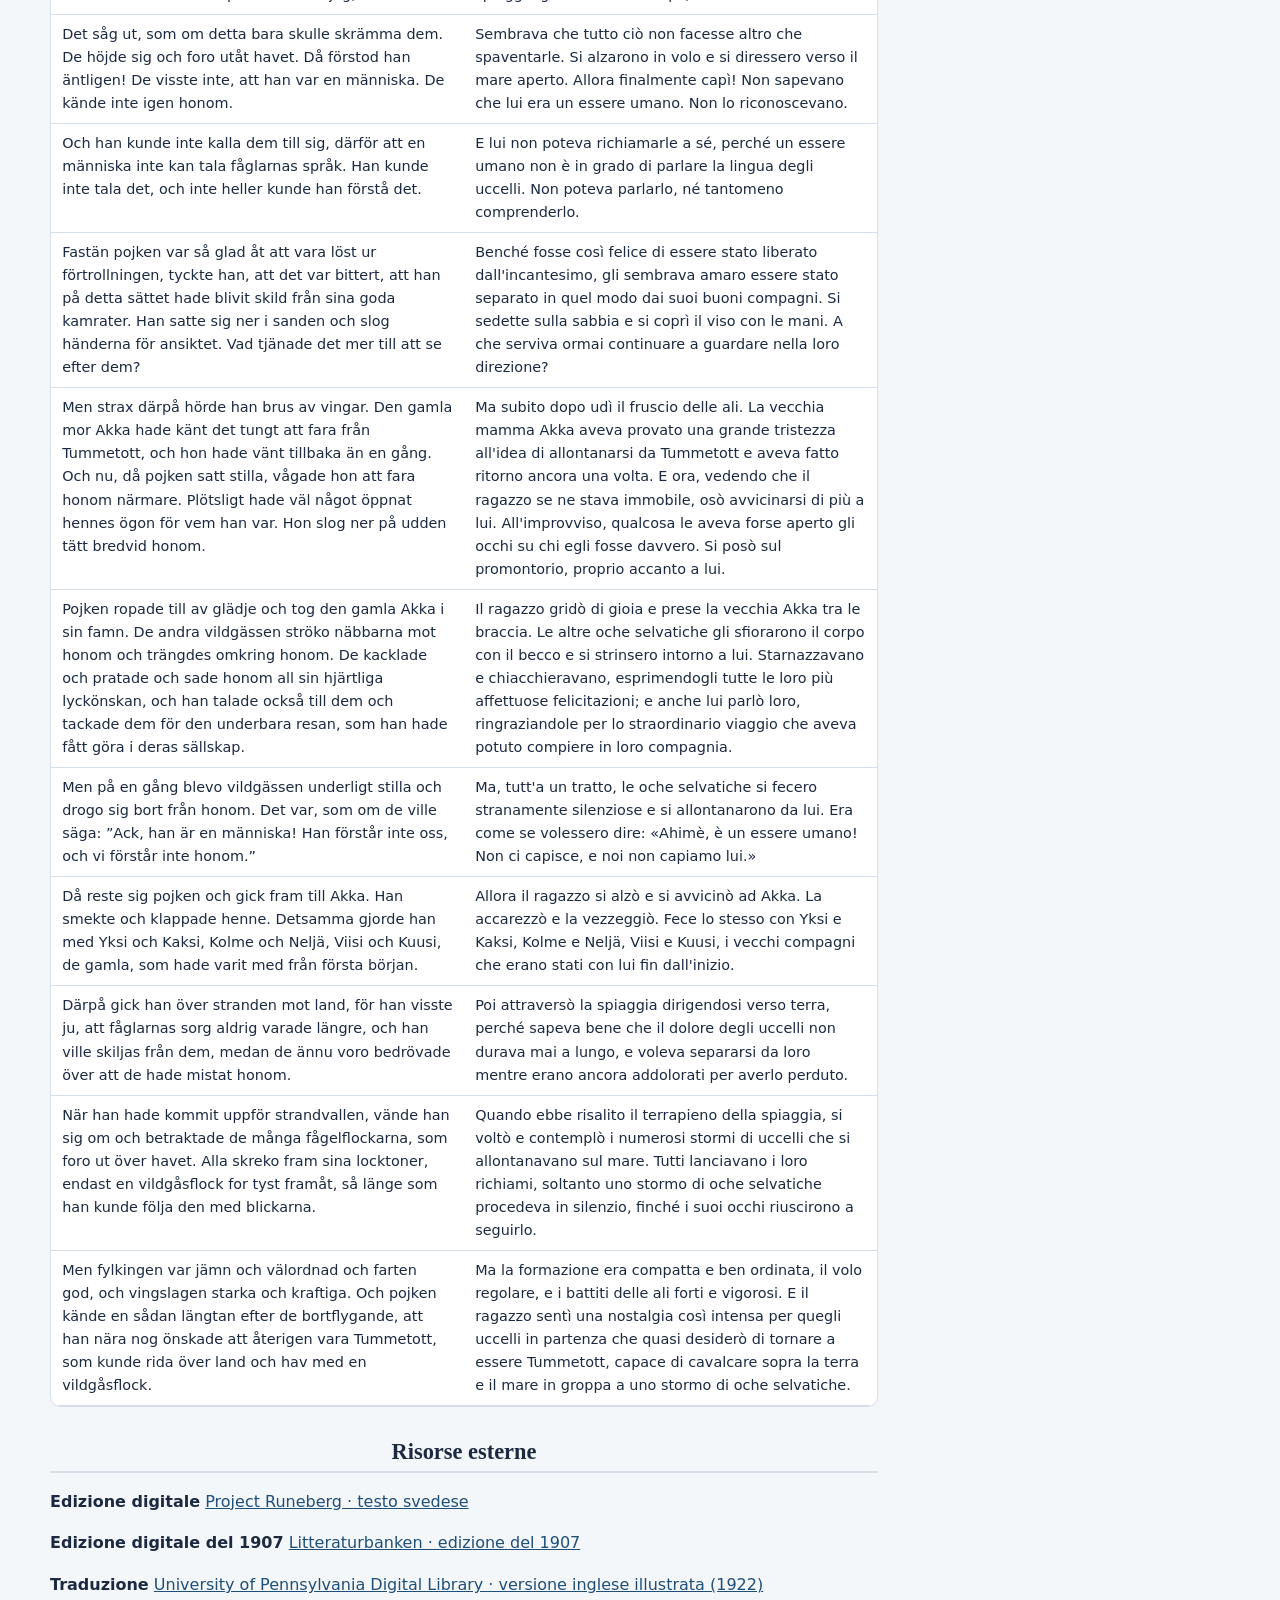
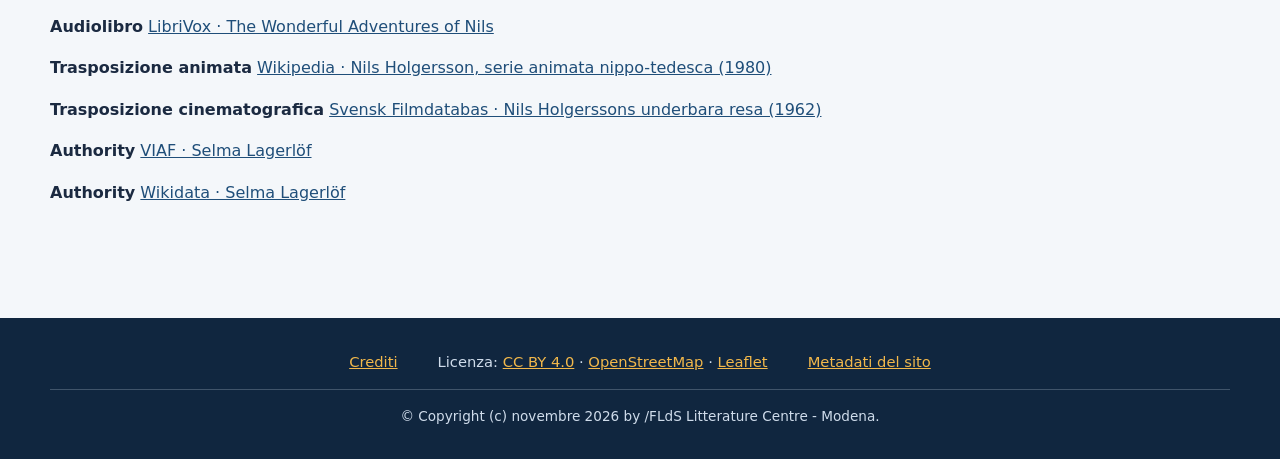
<file: nils-holgersson.html>
<!DOCTYPE html>
<html lang="it">
<head>
   <title>Oltre i boschi e la neve. Il viaggio come momento di crescita tra realtà e fantasia nella letteratura per l'infanzia scandinava del XIX e XX secolo.</title>
  <meta charset="utf-8">
  <meta name="description" content="Sito dedicato alla letteratura per l'infanzia del Nord Europa" />
  <meta name="keywords" content="fiabe, romanzi, letteratura, infanzia, viaggio, realtà, fantasia" />
  <meta name="author" content="Stefania Seghedoni" />
  <meta name="viewport" content="width=device-width, initial-scale=1">

  <!-- Metadati Dublin Core del sito -->
  <meta name="DC.title" content="Nils Holgerssons underbara resa genom Sverige">
  <meta name="DC.creator" content="Lagerlöf, Selma, 1858-1940">
  <meta name="DC.language" content="it">
  <link rel="stylesheet" href="style.css">
</head>
<body data-page="item" data-item="nils">

<div class="top-banner">
  <img src="img/banner.jpg" alt="" width="1984" height="289">
</div>

<nav class="navbar">
  <div class="container">
    <a class="brand" href="index.html">Oltre i boschi e la neve</a>
    <button class="navbar-toggler" type="button">☰</button>
    <ul class="nav-menu" id="nav-menu">
      <li><a href="index.html">Home</a></li>
      <li><a href="progetto.html">Progetto</a></li>
      <li><a href="catalogo.html">Catalogo</a></li>
      <li><a href="dati.html">Dati</a></li>
      <li class="dropdown">
        <button type="button" class="dropdown-toggle">Contatti</button>
        <ul class="dropdown-menu">
          <li><a href="#">Segnala un problema</a></li>
          <li><a href="#">Richiedi informazioni</a></li>
          <li><a href="#">Contatti</a></li>
        </ul>
      </li>
      <li>
        <form class="nav-search" action="catalogo.html" method="get">
          <input type="search" id="nav-q" name="q" placeholder="Cerca nel sito…" autocomplete="off">
          <button type="submit">Cerca</button>
        </form>
      </li>
      <li>
        <label class="switch"><input type="checkbox" id="theme-switch"><span class="track"></span><span>Tema scuro</span></label>
      </li>
    </ul>
  </div>
</nav>

<nav class="breadcrumb">
  <div class="container">
    <ol>
      <li><a href="index.html">Home</a></li>
      <li><a href="catalogo.html">Catalogo</a></li>
      <li class="active">Il viaggio meraviglioso di Nils Holgersson attraverso la Svezia</li>
    </ol>
  </div>
</nav>

<header class="item-header">
  <div class="container">
    <p class="sub">Romanzi d'avventura e di formazione · Svezia · 1906–1907 . Selma Lagerlöf</p>
    <h1>Il viaggio meraviglioso di Nils Holgersson attraverso la Svezia</h1>
    <h3>Nils Holgerssons underbara resa genom Sverige</h3>
  </div>
</header>

<div class="container item-layout">
  <main class="item-main">

    <section id="scheda">
      <h2>Scheda descrittiva</h2>
      <dl class="meta-list" vocab="http://purl.org/dc/terms/" typeof="BibliographicResource">
        <dt>Titolo</dt><dd property="title" lang="sv">Nils Holgerssons underbara resa genom Sverige</dd>
        <dt>Titolo in italiano</dt><dd property="alternative" lang="it">Il viaggio meraviglioso di Nils Holgersson attraverso la Svezia</dd>
        <dt>Autore</dt><dd><span property="creator">Lagerlöf, Selma (1858–1940)</span> ·
          <a rel="http://www.w3.org/2002/07/owl#sameAs" href="https://viaf.org/viaf/7392519" target="_blank">VIAF 7392519</a> ·
          <a rel="http://www.w3.org/2002/07/owl#sameAs" href="https://www.wikidata.org/wiki/Q44519" target="_blank">Wikidata Q44519</a></dd>
        <dt>Data di pubblicazione</dt><dd property="issued" content="1906/1907">1906–1907 (due volumi)</dd>
        <dt>Editore</dt><dd property="publisher">Albert Bonniers förlag, Stoccolma</dd>
        <dt>Prima edizione italiana integrale</dt><dd lang="it"><em>Viaggio miracoloso del piccolo Nils Holgersson. In compagnia delle oche selvatiche</em>, Baldini &amp; Castoldi, 1960 (le edizioni italiane precedenti sono riduzioni).</dd>
        <dt>Parte di</dt><dd property="isPartOf">Serie «Läseböcker för Sveriges barndomsskolor»</dd>
        <dt>Lingua</dt><dd property="language" content="sv">Svedese</dd>
        <dt>Tipo</dt><dd property="type">Testo · romanzo per l'infanzia</dd>
        <dt>Soggetto / classificazione</dt><dd property="subject">Letteratura svedese (DDC 839.7) · romanzo (<a href="https://www.wikidata.org/wiki/Q8261" target="_blank">Wikidata Q8261</a>) · Svezia – geografia</dd>
        <dt>Copertura spaziale</dt><dd property="spatial"><a href="https://www.geonames.org/2661886" target="_blank">Svezia (GeoNames 2661886)</a> ·
          <a href="https://www.geonames.org/2673730" target="_blank">Stoccolma (GeoNames 2673730)</a> ·
          <a href="https://www.geonames.org/2678287" target="_blank">Scania/Skåne (GeoNames 2678287)</a> ·
          <a href="https://www.geonames.org/2696973" target="_blank">Lapponia (GeoNames 2696973)</a></dd>
        <dt>Formato digitale</dt><dd property="hasFormat">Metadati: <a href="nils-holgersson-dc.xml">XML/DC</a> · Testo: <a href="nils-holgersson-tei.xml">XML/TEI</a></dd>
        <dt>Diritti</dt><dd property="rights">Opera in pubblico dominio (l'autrice è morta nel 1940)</dd>
      </dl>
    </section>

    <section id="opera">
      <h2>L'opera</h2>
      <p>Nel 1906 Selma Lagerlöf ricevette l'incarico di scrivere un libro di lettura geografica per le scuole svedesi. Ne nacque un romanzo in due volumi, pubblicati tra il 1906 e il 1907: Nils, un ragazzo di quattordici anni della Scania, indisciplinato e svogliato, viene rimpicciolito da un folletto e parte in groppa all'oca domestica Mårten con uno stormo di oche selvatiche guidato da Akka di Kebnekaise.</p>
      <p>Il volo attraversa le province svedesi, dal sud agricolo alla Lapponia, e unisce descrizione geografica, leggende locali e racconto di formazione. Nils impara a capire gli animali, a conoscere il paese e a cambiare: il viaggio gli restituisce l'aspetto umano insieme a una maturità nuova. Selma Lagerlöf ricevette il Nobel per la letteratura nel 1909.</p>
    </section>

    <section id="viaggio">
      <h2>La tipologia del viaggio</h2>
      <div class="accordion-stack">
        <div class="accordion-item open">
          <button type="button" class="accordion-button"><span>Asse geografico/ontologico: <span class="badge">Reale</span></span></button>
          <div class="accordion-panel"><p>Il viaggio si svolge nella Svezia reale e riconoscibile, dalla Scania alla Lapponia, con località e province identificabili; gli elementi fantastici (il folletto, gli animali parlanti) non cancellano questo ancoraggio.</p></div>
        </div>
        <div class="accordion-item">
          <button type="button" class="accordion-button"><span>Asse funzionale/scopo: <span class="badge badge-tag">Formazione</span> <span class="badge badge-tag">Scoperta</span></span></button>
          <div class="accordion-panel"><p><strong>Formazione:</strong> il viaggio fa maturare il protagonista. <strong>Scoperta:</strong> il viaggio fa conoscere luoghi, popoli e saperi.</p></div>
        </div>
        <div class="accordion-item">
          <button type="button" class="accordion-button"><span>Asse tematico/dinamica: <span class="badge badge-tag">Natura e paesaggio</span> <span class="badge badge-tag">Trasformazione</span> <span class="badge badge-tag">Identità e appartenenza</span></span></button>
          <div class="accordion-panel"><p>La conoscenza del paesaggio è inseparabile dalla trasformazione di Nils e dal suo ritorno a casa come persona diversa.</p></div>
        </div>
      </div>
    </section>

    <section id="testo">
      <h2>Il testo e il modello di codifica TEI</h2>
      <p>Il file <a href="nils-holgersson-tei.xml">nils-holgersson-tei.xml</a> contiene l'intestazione TEI completa e un brano del capitolo LV, «Avsked från vildgässen» (Addio alle oche selvatiche), dall'edizione consultabile su <a href="https://runeberg.org/nilsholg/" target="_blank">Project Runeberg</a> (ed, 1907). Il brano racconta il congedo di Nils dalle oche selvatiche: diventato di nuovo umano, non capisce più la loro lingua.</p>

      <div class="tei-criteri">
        <h3>Criteri di marcatura TEI – Avsked från vildgässen</h3>
        <div class="table-wrap">
          <table>
            <caption>Elementi e attributi usati nel brano, con il criterio di marcatura (sono dichiarati anche in <code>encodingDesc</code> del file TEI).</caption>
            <thead>
              <tr><th scope="col">Elemento e attributi</th><th scope="col">Che cosa marca</th><th scope="col">Esempi nel brano</th></tr>
            </thead>
            <tbody>
              <tr>
                <td><code>&lt;head&gt;</code><br><code>&lt;head xml:lang="it" type="translation"&gt;</code></td>
                <td>Titolo del capitolo in svedese e, con <code>type="translation"</code>, il titolo tradotto in italiano.</td>
                <td><span lang="sv">Avsked från vildgässen</span></td>
              </tr>
              <tr>
                <td><code>&lt;p&gt;</code></td>
                <td>Paragrafi, secondo l'edizione di riferimento (Project Runeberg).</td>
                <td>Ogni capoverso del brano</td>
              </tr>
              <tr>
                <td><code>&lt;note type="translation" xml:lang="it"&gt;</code></td>
                <td>Traduzione italiana del paragrafo, inserita al suo interno. Il testo della traduzione non è marcato.</td>
                <td>La colonna «Italiano» della tabella sotto</td>
              </tr>
              <tr>
                <td><code>&lt;persName type="human" ref="#Nils"&gt;</code></td>
                <td>Il protagonista umano. Tutte le forme con cui è chiamato rimandano allo stesso <code>xml:id</code> della <code>listPerson</code> nell'intestazione.</td>
                <td><span lang="sv">Pojken</span>, <span lang="sv">pojken</span>, <span lang="sv">Tummetott</span> → <code>#Nils</code></td>
              </tr>
              <tr>
                <td><code>&lt;persName type="animal" ref="#…"&gt;</code></td>
                <td>Personaggi animali con un nome proprio o un epiteto che li identifica; <code>ref</code> punta alla <code>listPerson</code>.</td>
                <td><span lang="sv">Mårten gåskarl</span> e <span lang="sv">den store vite</span> (<code>#Marten</code>), <span lang="sv">Akka</span>, <span lang="sv">Yksi</span>, <span lang="sv">Kaksi</span>, <span lang="sv">Kolme</span>, <span lang="sv">Neljä</span>, <span lang="sv">Viisi</span>, <span lang="sv">Kuusi</span></td>
              </tr>
              <tr>
                <td><code>&lt;rs type="animal"&gt;</code></td>
                <td>Riferimenti a gruppi o categorie di animali, non a individui nominati: oche selvatiche, stormi, uccelli, formazioni di volo.</td>
                <td><span lang="sv">vildgässen</span>, <span lang="sv">flocken</span>, <span lang="sv">fåglarna</span>, <span lang="sv">fylkingen</span></td>
              </tr>
              <tr>
                <td><code>&lt;rs type="weather"&gt;</code></td>
                <td>Elementi atmosferici: tempo, aria, condizioni del mare.</td>
                <td><span lang="sv">härlig och klar dag</span>, <span lang="sv">vackert väder</span>, <span lang="sv">lugnt och orörligt</span>, <span lang="sv">Luften var i stillhet</span></td>
              </tr>
              <tr>
                <td><code>&lt;rs type="magic"&gt;</code></td>
                <td>Elementi magici: la creatura fatata e l'incantesimo.</td>
                <td><span lang="sv">tomte</span>, <span lang="sv">förtrollningen</span></td>
              </tr>
              <tr>
                <td><code>&lt;placeName type="real"&gt;</code></td>
                <td>Luoghi con nome proprio che esistono davvero.</td>
                <td><span lang="sv">Smyge fiskeläge</span>, <span lang="sv">Skåne</span></td>
              </tr>
              <tr>
                <td><code>&lt;placeName type="story"&gt;</code></td>
                <td>Luoghi interni alla storia, legati al racconto.</td>
                <td><span lang="sv">kätten</span> (il recinto di Mårten)</td>
              </tr>
              <tr>
                <td><code>&lt;geogName&gt;</code></td>
                <td>Elementi del paesaggio senza nome proprio: costa, spiaggia, mare e loro parti.</td>
                <td><span lang="sv">kusten</span>, <span lang="sv">stranden</span>, <span lang="sv">havet</span>, <span lang="sv">sanden</span>, <span lang="sv">strandvallen</span>, <span lang="sv">udden</span></td>
              </tr>
              <tr>
                <td><code>&lt;said aloud="true"&gt;</code></td>
                <td>Discorso pronunciato ad alta voce, senza le virgolette del testo e senza indicare chi parla.</td>
                <td><span lang="sv">Här är jag, var är du?</span></td>
              </tr>
              <tr>
                <td><code>&lt;said aloud="false"&gt;</code></td>
                <td>Pensiero del personaggio, con le stesse convenzioni.</td>
                <td><span lang="sv">Vad är detta? Har vildgässen bytt om språk?</span></td>
              </tr>
              <tr>
                <td><code>&lt;said aloud="false" type="implied"&gt;</code></td>
                <td>Discorso solo suggerito dal comportamento dei personaggi (le oche che si ritraggono).</td>
                <td><span lang="sv">Ack, han är en människa! Han förstår inte oss, och vi förstår inte honom.</span></td>
              </tr>
            </tbody>
          </table>
        </div>
        <p class="nota"><strong>Nota:</strong> l'ortografia svedese dell'edizione è mantenuta senza modernizzare (<span lang="sv">kommo</span>, <span lang="sv">foro</span>).</p>
      </div>

      <p class="muted"><strong>LV. Avsked från vildgässen</strong> · Onsdagen 9 november / <strong>LV. Addio alle oche selvatiche</strong> · Mercoledì 9 novembre. Traduzione italiana propria.</p>
      <div class="table-wrap"><table class="bilingual">
        <thead><tr><th>Svenska (ed. 1907)</th><th>Italiano</th></tr></thead>
        <tbody>
          <tr><td lang="sv">Pojken steg upp före dager nästan morgon och vandrade neråt kusten. Han stod på stranden ett stycke öster om Smyge fiskeläge, innan det ännu var riktigt ljust. Han var alldeles ensam. Han hade varit inne i kätten hos Mårten gåskarl och försökt väcka honom. Men den store vite hade inte velat ge sig av hemifrån. Han hade inte sagt ett ord, bara stuckit in huvudet under vingen och somnat om.</td><td lang="it">Il ragazzo si alzò prima dell'alba, quasi sul far del mattino, e si incamminò verso la costa. Si fermò sulla spiaggia, un tratto a est del villaggio di pescatori di Smyge, quando non era ancora del tutto chiaro. Era completamente solo. Era stato nel recinto di Mårten il maschio delle oche e aveva cercato di svegliarlo. Ma il grande bianco non aveva voluto partire da casa. Non aveva detto una parola: aveva soltanto nascosto la testa sotto l'ala e si era riaddormentato.</td></tr>
          <tr><td lang="sv">Det såg ut att bli en härlig och klar dag. Det var nästan lika så vackert väder som den vårdagen, då vildgässen hade kommit över till Skåne. Havet bredde ut sig lugnt och orörligt. Luften var i stillhet, och pojken tänkte på vilken god överresa vildgässen skulle få.</td><td lang="it">Si preannunciava una giornata splendida e serena. Il tempo era quasi altrettanto bello di quella giornata primaverile in cui le oche selvatiche erano arrivate in Scania. Il mare si stendeva tranquillo e immobile. L'aria era calma, e il ragazzo pensava a quanto sarebbe stata agevole la traversata per le oche selvatiche.</td></tr>
          <tr><td lang="sv">Han själv var ännu i ett slags yrsel. Än tänkte han sig som tomte och än som människa. När han såg en stengärdsgård utmed vägen, var han rädd att gå vidare, innan han hade övertygat sig om att det inte låg något rovdjur och lurade bakom den. Och strax därpå skrattade han åt sig själv och gladde sig åt att han var lång och stor och stark och inte behövde vara rädd för någonting.</td><td lang="it">Lui stesso si trovava ancora in una sorta di stordimento. A volte si immaginava di essere un folletto, altre volte un essere umano. Quando vedeva un muretto di pietre lungo la strada, aveva paura di proseguire prima di essersi accertato che dietro non si nascondesse in agguato qualche animale da preda. E subito dopo rideva di se stesso e si rallegrava di essere alto, grande e forte, e di non dover avere paura di nulla.</td></tr>
          <tr><td lang="sv">När han kom till kusten, ställde han sig, så stor han var, ytterst på strandbrädden, för att vildgässen skulle se honom. Det var en stor flyttningsdag. Det ljöd oupphörligen locktoner uppifrån luften. Han smålog för sig själv, när han tänkte på att ingen såsom han hade reda på vad det var, fåglarna ropade till varandra.</td><td lang="it">Quando giunse alla costa, si mise in piedi, ben eretto, proprio sul margine della spiaggia, affinché le oche selvatiche potessero vederlo. Era un grande giorno di migrazione. Dall'alto del cielo giungevano senza sosta i richiami degli uccelli. Sorrise tra sé al pensiero che nessuno, come lui, sapesse che cosa si stavano gridando gli uccelli l'un l'altro.</td></tr>
          <tr><td lang="sv">Nu kommo också vildgäss flygande. Den ena stora flocken följde den andra. ”Bara det inte är mina gäss, som far bort utan att säga farväl till mig!” tänkte han. Han ville bra gärna tala om för dem hur allt hade gått till och visa dem, att han var människa igen.</td><td lang="it">Ed ecco che arrivarono anche le oche selvatiche. Uno stormo numeroso seguiva l'altro. «Purché non siano le mie oche ad andarsene senza salutarmi!» pensò. Avrebbe tanto desiderato raccontare loro come erano andate le cose e mostrare che era tornato a essere un essere umano.</td></tr>
          <tr><td lang="sv">Det kom en flock, som flög raskare och skrek ljudligare än de andra, och det var något, som sade honom, att denna flocken måste det vara. Men han kunde inte känna igen den så säkert, som han skulle ha gjort dagen förut.</td><td lang="it">Arrivò uno stormo che volava più velocemente e gridava più forte degli altri, e qualcosa gli diceva che doveva trattarsi proprio di quello. Ma non riusciva a riconoscerlo con la stessa sicurezza con cui avrebbe saputo farlo il giorno prima.</td></tr>
          <tr><td lang="sv">Flocken saktade farten och for fram och tillbaka längs med kusten. Då begrep pojken, att det var den rätta. Han kunde bara inte förstå varför vildgässen inte slogo ner bredvid honom. Det var då omöjligt, att de inte skulle se honom, där han stod.</td><td lang="it">Lo stormo rallentò il volo e si spostò avanti e indietro lungo la costa. Allora il ragazzo capì che si trattava proprio dello stormo che cercava. Non riusciva soltanto a comprendere perché le oche selvatiche non scendessero a terra accanto a lui. Era impossibile che non lo vedessero, là dove si trovava!</td></tr>
          <tr><td lang="sv">Han sökte uppge en lockton, som skulle kalla ner dem till honom. Men tänk, att tungan ville inte! Han kunde inte få fram det rätta ljudet.</td><td lang="it">Cercò di emettere un richiamo per attirarle giù, verso di sé. Ma, pensate un po', la lingua non voleva collaborare! Non riusciva a produrre il suono giusto.</td></tr>
          <tr><td lang="sv">Han hörde Akka ropa uppe i luften, men han förstod inte vad hon sade. ”Vad är detta? Har vildgässen bytt om språk?” undrade han.</td><td lang="it">Sentì Akka gridare dall'alto del cielo, ma non capì che cosa stesse dicendo. «Che cosa succede? Le oche selvatiche hanno cambiato lingua?» si domandò.</td></tr>
          <tr><td lang="sv">Han vinkade åt dem med sin luva, och han sprang utmed stranden och ropade: ”Här är jag, var är du?”</td><td lang="it">Fece loro cenno con il berretto e corse lungo la spiaggia gridando: «Sono qui, dove sei?»</td></tr>
          <tr><td lang="sv">Det såg ut, som om detta bara skulle skrämma dem. De höjde sig och foro utåt havet. Då förstod han äntligen! De visste inte, att han var en människa. De kände inte igen honom.</td><td lang="it">Sembrava che tutto ciò non facesse altro che spaventarle. Si alzarono in volo e si diressero verso il mare aperto. Allora finalmente capì! Non sapevano che lui era un essere umano. Non lo riconoscevano.</td></tr>
          <tr><td lang="sv">Och han kunde inte kalla dem till sig, därför att en människa inte kan tala fåglarnas språk. Han kunde inte tala det, och inte heller kunde han förstå det.</td><td lang="it">E lui non poteva richiamarle a sé, perché un essere umano non è in grado di parlare la lingua degli uccelli. Non poteva parlarlo, né tantomeno comprenderlo.</td></tr>
          <tr><td lang="sv">Fastän pojken var så glad åt att vara löst ur förtrollningen, tyckte han, att det var bittert, att han på detta sättet hade blivit skild från sina goda kamrater. Han satte sig ner i sanden och slog händerna för ansiktet. Vad tjänade det mer till att se efter dem?</td><td lang="it">Benché fosse così felice di essere stato liberato dall'incantesimo, gli sembrava amaro essere stato separato in quel modo dai suoi buoni compagni. Si sedette sulla sabbia e si coprì il viso con le mani. A che serviva ormai continuare a guardare nella loro direzione?</td></tr>
          <tr><td lang="sv">Men strax därpå hörde han brus av vingar. Den gamla mor Akka hade känt det tungt att fara från Tummetott, och hon hade vänt tillbaka än en gång. Och nu, då pojken satt stilla, vågade hon att fara honom närmare. Plötsligt hade väl något öppnat hennes ögon för vem han var. Hon slog ner på udden tätt bredvid honom.</td><td lang="it">Ma subito dopo udì il fruscio delle ali. La vecchia mamma Akka aveva provato una grande tristezza all'idea di allontanarsi da Tummetott e aveva fatto ritorno ancora una volta. E ora, vedendo che il ragazzo se ne stava immobile, osò avvicinarsi di più a lui. All'improvviso, qualcosa le aveva forse aperto gli occhi su chi egli fosse davvero. Si posò sul promontorio, proprio accanto a lui.</td></tr>
          <tr><td lang="sv">Pojken ropade till av glädje och tog den gamla Akka i sin famn. De andra vildgässen ströko näbbarna mot honom och trängdes omkring honom. De kacklade och pratade och sade honom all sin hjärtliga lyckönskan, och han talade också till dem och tackade dem för den underbara resan, som han hade fått göra i deras sällskap.</td><td lang="it">Il ragazzo gridò di gioia e prese la vecchia Akka tra le braccia. Le altre oche selvatiche gli sfiorarono il corpo con il becco e si strinsero intorno a lui. Starnazzavano e chiacchieravano, esprimendogli tutte le loro più affettuose felicitazioni; e anche lui parlò loro, ringraziandole per lo straordinario viaggio che aveva potuto compiere in loro compagnia.</td></tr>
          <tr><td lang="sv">Men på en gång blevo vildgässen underligt stilla och drogo sig bort från honom. Det var, som om de ville säga: ”Ack, han är en människa! Han förstår inte oss, och vi förstår inte honom.”</td><td lang="it">Ma, tutt'a un tratto, le oche selvatiche si fecero stranamente silenziose e si allontanarono da lui. Era come se volessero dire: «Ahimè, è un essere umano! Non ci capisce, e noi non capiamo lui.»</td></tr>
          <tr><td lang="sv">Då reste sig pojken och gick fram till Akka. Han smekte och klappade henne. Detsamma gjorde han med Yksi och Kaksi, Kolme och Neljä, Viisi och Kuusi, de gamla, som hade varit med från första början.</td><td lang="it">Allora il ragazzo si alzò e si avvicinò ad Akka. La accarezzò e la vezzeggiò. Fece lo stesso con Yksi e Kaksi, Kolme e Neljä, Viisi e Kuusi, i vecchi compagni che erano stati con lui fin dall'inizio.</td></tr>
          <tr><td lang="sv">Därpå gick han över stranden mot land, för han visste ju, att fåglarnas sorg aldrig varade längre, och han ville skiljas från dem, medan de ännu voro bedrövade över att de hade mistat honom.</td><td lang="it">Poi attraversò la spiaggia dirigendosi verso terra, perché sapeva bene che il dolore degli uccelli non durava mai a lungo, e voleva separarsi da loro mentre erano ancora addolorati per averlo perduto.</td></tr>
          <tr><td lang="sv">När han hade kommit uppför strandvallen, vände han sig om och betraktade de många fågelflockarna, som foro ut över havet. Alla skreko fram sina locktoner, endast en vildgåsflock for tyst framåt, så länge som han kunde följa den med blickarna.</td><td lang="it">Quando ebbe risalito il terrapieno della spiaggia, si voltò e contemplò i numerosi stormi di uccelli che si allontanavano sul mare. Tutti lanciavano i loro richiami, soltanto uno stormo di oche selvatiche procedeva in silenzio, finché i suoi occhi riuscirono a seguirlo.</td></tr>
          <tr><td lang="sv">Men fylkingen var jämn och välordnad och farten god, och vingslagen starka och kraftiga. Och pojken kände en sådan längtan efter de bortflygande, att han nära nog önskade att återigen vara Tummetott, som kunde rida över land och hav med en vildgåsflock.</td><td lang="it">Ma la formazione era compatta e ben ordinata, il volo regolare, e i battiti delle ali forti e vigorosi. E il ragazzo sentì una nostalgia così intensa per quegli uccelli in partenza che quasi desiderò di tornare a essere Tummetott, capace di cavalcare sopra la terra e il mare in groppa a uno stormo di oche selvatiche.</td></tr>
        </tbody>
      </table></div>
    </section>

    <section id="risorse">
      <h2>Risorse esterne</h2>
      <p><strong>Edizione digitale</strong> <a href="https://runeberg.org/nilsholg/" target="_blank">Project Runeberg · testo svedese</a></p>
       <p><strong>Edizione digitale del 1907</strong> <a href="https://litteraturbanken.se/f%C3%B6rfattare/Lagerl%C3%B6fS/titlar/NilsHolgersson1/sida/-4/etext" target="_blank">Litteraturbanken · edizione del 1907</a></p>
       <p><strong>Traduzione</strong> <a href="https://digital.library.upenn.edu/women/lagerlof/nils/nils.html" target="_blank">University of Pennsylvania Digital Library · versione inglese illustrata (1922)</a></p>
       <p><strong>Audiolibro</strong> <a href="https://librivox.org/the-wonderful-adventures-of-nils-by-selma-lagerloef-2/" target="_blank">LibriVox · The Wonderful Adventures of Nils</a></p>
       <p><strong>Trasposizione animata</strong> <a href="https://it.wikipedia.org/wiki/Nils_Holgersson_(serie_animata)" target="_blank">Wikipedia · Nils Holgersson, serie animata nippo-tedesca (1980)</a></p>
        <p><strong>Trasposizione cinematografica</strong> <a href="https://www.svenskfilmdatabas.se/sv/item/?type=film&amp;itemid=4653" target="_blank">Svensk Filmdatabas · Nils Holgerssons underbara resa (1962)</a></p>
        <p><strong>Authority</strong> <a href="https://viaf.org/viaf/7392519" target="_blank">VIAF · Selma Lagerlöf</a></p>
        <p><strong>Authority</strong> <a href="https://www.wikidata.org/wiki/Q44519" target="_blank">Wikidata · Selma Lagerlöf</a></p>
    </section>
  </main>

  <aside class="side">
    <div class="box">
      <h3>Documenti</h3>
      <ul>
        <li><a href="nils-holgersson-dc.xml">Metadati XML/DC</a></li>
        <li><a href="nils-holgersson-tei.xml">Testo XML/TEI</a></li>
        <li><a href="catalogo.html?titolo=nils">Posizione nel catalogo</a></li>
      </ul>
    </div>
    <div class="box bio">
      <figure class="portrait"><img src="img/lagerlof.jpg" alt="Ritratto fotografico di Selma Lagerlöf"></figure>
      <h3>Biografia di Selma Lagerlöf</h3>
      <p><a href="https://it.wikipedia.org/wiki/Selma_Lagerl%C3%B6f" target="_blank">Selma Lagerlöf su Wikipedia</a></p>
      <p><a href="https://www.youtube.com/watch?v=IYUoQkne010" target="_blank" rel="noopener">Video su Selma Lagerlöf (YouTube)</a></p>
    </div>
    <div class="box" id="related"></div>
  </aside>
</div>

<footer>
  <div class="container">
    <ul class="footer-links">
      <li><a href="crediti.html">Crediti</a></li>
      <li>Licenza: <a href="https://creativecommons.org/licenses/by/4.0/deed.it" target="_blank">CC BY 4.0</a> · <a href="https://www.openstreetmap.org/copyright" target="_blank">OpenStreetMap</a> · <a href="https://leafletjs.com" target="_blank">Leaflet</a></li>
      <li><a href="metadati.html">Metadati del sito</a></li>
    </ul>
    <p class="copyright">© Copyright (c) novembre 2026 by /FLdS Litterature Centre - Modena.</p>
  </div>
</footer>

<script src="data.js"></script>
<script src="script.js"></script>
</body>
</html>
</file>
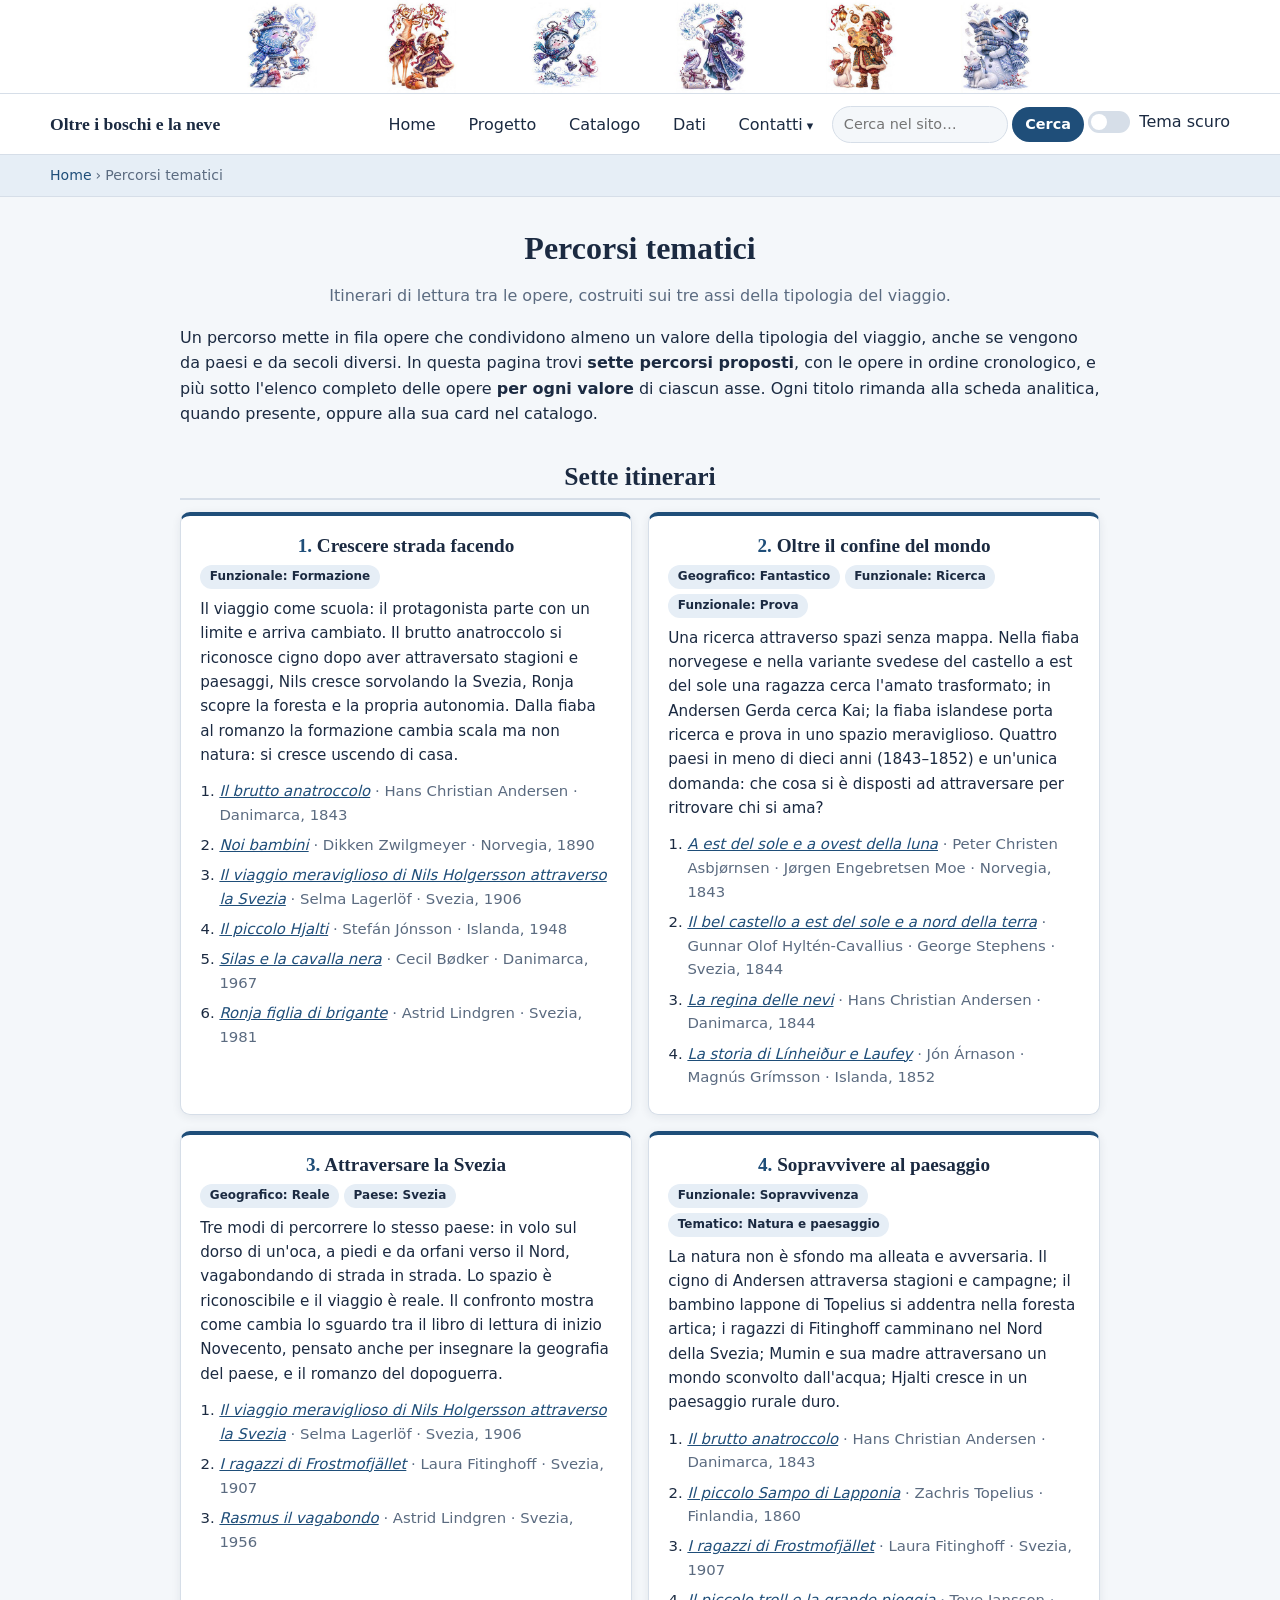
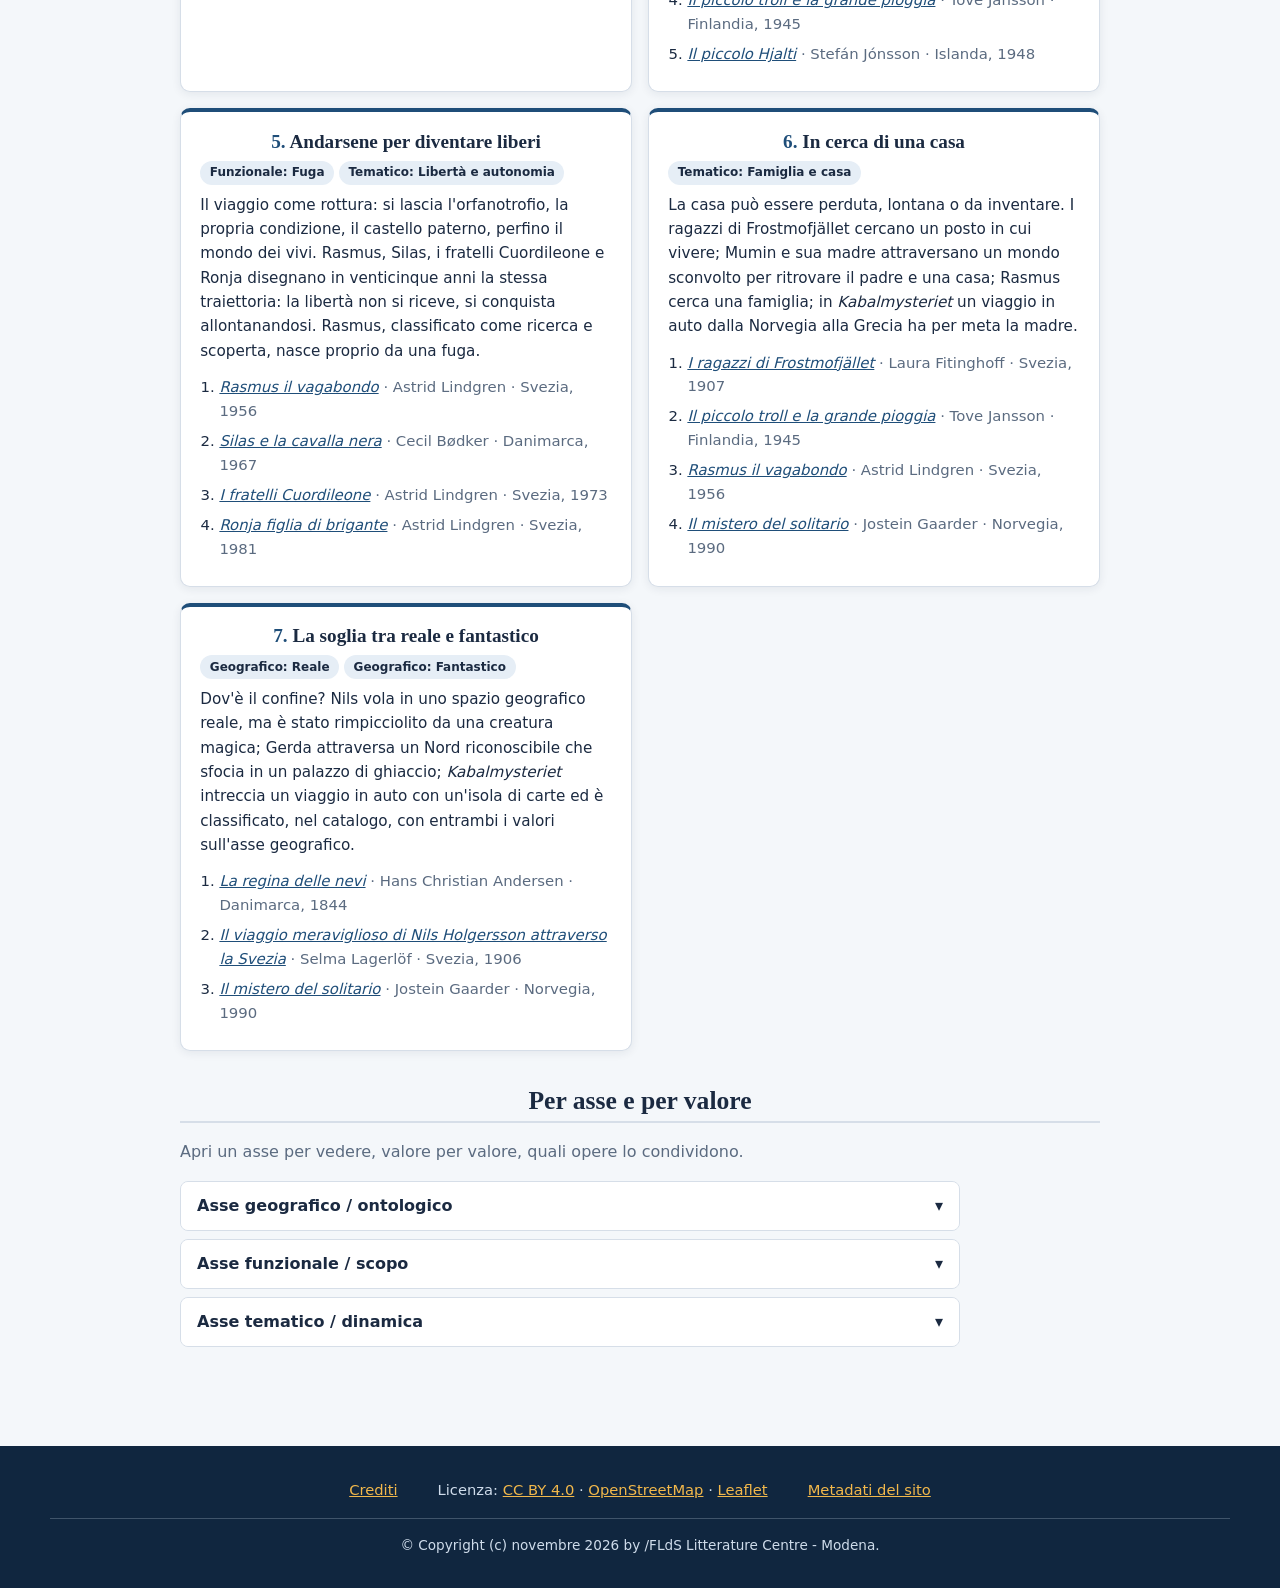
<file: percorsi.html>
<!DOCTYPE html>
<html lang="it">
<head>
   <title>Oltre i boschi e la neve. Il viaggio come momento di crescita tra realtà e fantasia nella letteratura per l'infanzia scandinava del XIX e XX secolo.</title>
  <meta charset="utf-8">
  <meta name="description" content="Sito dedicato alla letteratura per l'infanzia del Nord Europa" />
  <meta name="keywords" content="fiabe, romanzi, letteratura, infanzia, viaggio, realtà, fantasia" />
  <meta name="author" content="Stefania Seghedoni" />
  <meta name="viewport" content="width=device-width, initial-scale=1">

  <!-- Metadati Dublin Core del sito -->
  <meta name="DC.title" content="Percorsi tematici">
  <meta name="DC.language" content="it">
  <link rel="stylesheet" href="style.css">
</head>
<body data-page="percorsi">

<div class="top-banner">
  <img src="img/banner.jpg" alt="" width="1984" height="289">
</div>

<nav class="navbar">
  <div class="container">
    <a class="brand" href="index.html">Oltre i boschi e la neve</a>
    <button class="navbar-toggler" type="button">☰</button>
    <ul class="nav-menu" id="nav-menu">
      <li><a href="index.html">Home</a></li>
      <li><a href="progetto.html">Progetto</a></li>
      <li><a href="catalogo.html">Catalogo</a></li>
      <li><a href="dati.html">Dati</a></li>
      <li class="dropdown">
        <button type="button" class="dropdown-toggle">Contatti</button>
        <ul class="dropdown-menu">
          <li><a href="#">Segnala un problema</a></li>
          <li><a href="#">Richiedi informazioni</a></li>
          <li><a href="#">Contatti</a></li>
        </ul>
      </li>
      <li>
        <form class="nav-search" action="catalogo.html" method="get">
          <input type="search" id="nav-q" name="q" placeholder="Cerca nel sito…" autocomplete="off">
          <button type="submit">Cerca</button>
        </form>
      </li>
      <li>
        <label class="switch"><input type="checkbox" id="theme-switch"><span class="track"></span><span>Tema scuro</span></label>
      </li>
    </ul>
  </div>
</nav>

<nav class="breadcrumb">
  <div class="container">
    <ol>
      <li><a href="index.html">Home</a></li>
      <li class="active">Percorsi tematici</li>
    </ol>
  </div>
</nav>

<header class="container page-head">
  <h1 class="page-title">Percorsi tematici</h1>
  <p class="lead">Itinerari di lettura tra le opere, costruiti sui tre assi della tipologia del viaggio.</p>
</header>

<main class="container page-body">

  <section id="come-leggere">
    <p>Un percorso mette in fila opere che condividono almeno un valore della tipologia del viaggio, anche se vengono da paesi e da secoli diversi. In questa pagina trovi <strong>sette percorsi proposti</strong>, con le opere in ordine cronologico, e più sotto l'elenco completo delle opere <strong>per ogni valore</strong> di ciascun asse. Ogni titolo rimanda alla scheda analitica, quando presente, oppure alla sua card nel catalogo.</p>
  </section>

  <section id="itinerari">
    <h2>Sette itinerari</h2>
    <div class="paths">
    <article class="card path" id="percorso-1" data-items="grimme-aelling,vi-born,nils,hjalti-litli,silas,ronja">
      <h3>Crescere strada facendo</h3>
      <div class="badges"><span class="badge badge-tag">Funzionale: Formazione</span></div>
      <p>Il viaggio come scuola: il protagonista parte con un limite e arriva cambiato. Il brutto anatroccolo si riconosce cigno dopo aver attraversato stagioni e paesaggi, Nils cresce sorvolando la Svezia, Ronja scopre la foresta e la propria autonomia. Dalla fiaba al romanzo la formazione cambia scala ma non natura: si cresce uscendo di casa.</p>
      <ol class="path-works"></ol>
    </article>
    <article class="card path" id="percorso-2" data-items="ostenfor-sol,skona-slottet,snedronningen,linheidur-laufey">
      <h3>Oltre il confine del mondo</h3>
      <div class="badges"><span class="badge badge-tag">Geografico: Fantastico</span><span class="badge badge-tag">Funzionale: Ricerca</span><span class="badge badge-tag">Funzionale: Prova</span></div>
      <p>Una ricerca attraverso spazi senza mappa. Nella fiaba norvegese e nella variante svedese del castello a est del sole una ragazza cerca l'amato trasformato; in Andersen Gerda cerca Kai; la fiaba islandese porta ricerca e prova in uno spazio meraviglioso. Quattro paesi in meno di dieci anni (1843–1852) e un'unica domanda: che cosa si è disposti ad attraversare per ritrovare chi si ama?</p>
      <ol class="path-works"></ol>
    </article>
    <article class="card path" id="percorso-3" data-items="nils,frostmofjallet,rasmus">
      <h3>Attraversare la Svezia</h3>
      <div class="badges"><span class="badge badge-tag">Geografico: Reale</span><span class="badge badge-tag">Paese: Svezia</span></div>
      <p>Tre modi di percorrere lo stesso paese: in volo sul dorso di un'oca, a piedi e da orfani verso il Nord, vagabondando di strada in strada. Lo spazio è riconoscibile e il viaggio è reale. Il confronto mostra come cambia lo sguardo tra il libro di lettura di inizio Novecento, pensato anche per insegnare la geografia del paese, e il romanzo del dopoguerra.</p>
      <ol class="path-works"></ol>
    </article>
    <article class="card path" id="percorso-4" data-items="grimme-aelling,sampo-lappelill,frostmofjallet,smatrollen,hjalti-litli">
      <h3>Sopravvivere al paesaggio</h3>
      <div class="badges"><span class="badge badge-tag">Funzionale: Sopravvivenza</span><span class="badge badge-tag">Tematico: Natura e paesaggio</span></div>
      <p>La natura non è sfondo ma alleata e avversaria. Il cigno di Andersen attraversa stagioni e campagne; il bambino lappone di Topelius si addentra nella foresta artica; i ragazzi di Fitinghoff camminano nel Nord della Svezia; Mumin e sua madre attraversano un mondo sconvolto dall'acqua; Hjalti cresce in un paesaggio rurale duro.</p>
      <ol class="path-works"></ol>
    </article>
    <article class="card path" id="percorso-5" data-items="rasmus,silas,lejonhjarta,ronja">
      <h3>Andarsene per diventare liberi</h3>
      <div class="badges"><span class="badge badge-tag">Funzionale: Fuga</span><span class="badge badge-tag">Tematico: Libertà e autonomia</span></div>
      <p>Il viaggio come rottura: si lascia l'orfanotrofio, la propria condizione, il castello paterno, perfino il mondo dei vivi. Rasmus, Silas, i fratelli Cuordileone e Ronja disegnano in venticinque anni la stessa traiettoria: la libertà non si riceve, si conquista allontanandosi. Rasmus, classificato come ricerca e scoperta, nasce proprio da una fuga.</p>
      <ol class="path-works"></ol>
    </article>
    <article class="card path" id="percorso-6" data-items="frostmofjallet,smatrollen,rasmus,kabalmysteriet">
      <h3>In cerca di una casa</h3>
      <div class="badges"><span class="badge badge-tag">Tematico: Famiglia e casa</span></div>
      <p>La casa può essere perduta, lontana o da inventare. I ragazzi di Frostmofjället cercano un posto in cui vivere; Mumin e sua madre attraversano un mondo sconvolto per ritrovare il padre e una casa; Rasmus cerca una famiglia; in <em>Kabalmysteriet</em> un viaggio in auto dalla Norvegia alla Grecia ha per meta la madre.</p>
      <ol class="path-works"></ol>
    </article>
    <article class="card path" id="percorso-7" data-items="snedronningen,nils,kabalmysteriet">
      <h3>La soglia tra reale e fantastico</h3>
      <div class="badges"><span class="badge badge-tag">Geografico: Reale</span><span class="badge badge-tag">Geografico: Fantastico</span></div>
      <p>Dov'è il confine? Nils vola in uno spazio geografico reale, ma è stato rimpicciolito da una creatura magica; Gerda attraversa un Nord riconoscibile che sfocia in un palazzo di ghiaccio; <em>Kabalmysteriet</em> intreccia un viaggio in auto con un'isola di carte ed è classificato, nel catalogo, con entrambi i valori sull'asse geografico.</p>
      <ol class="path-works"></ol>
    </article>
    </div>
  </section>

  <section id="per-asse">
    <h2>Per asse e per valore</h2>
    <p class="muted">Apri un asse per vedere, valore per valore, quali opere lo condividono.</p>
    <div class="accordion-stack" id="axis-host"></div>
  </section>
</main>

<footer>
  <div class="container">
    <ul class="footer-links">
      <li><a href="crediti.html">Crediti</a></li>
      <li>Licenza: <a href="https://creativecommons.org/licenses/by/4.0/deed.it" target="_blank">CC BY 4.0</a> · <a href="https://www.openstreetmap.org/copyright" target="_blank">OpenStreetMap</a> · <a href="https://leafletjs.com" target="_blank">Leaflet</a></li>
      <li><a href="metadati.html">Metadati del sito</a></li>
    </ul>
    <p class="copyright">© Copyright (c) novembre 2026 by /FLdS Litterature Centre - Modena.</p>
  </div>
</footer>

<script src="data.js"></script>
<script src="script.js"></script>
</body>
</html>
</file>
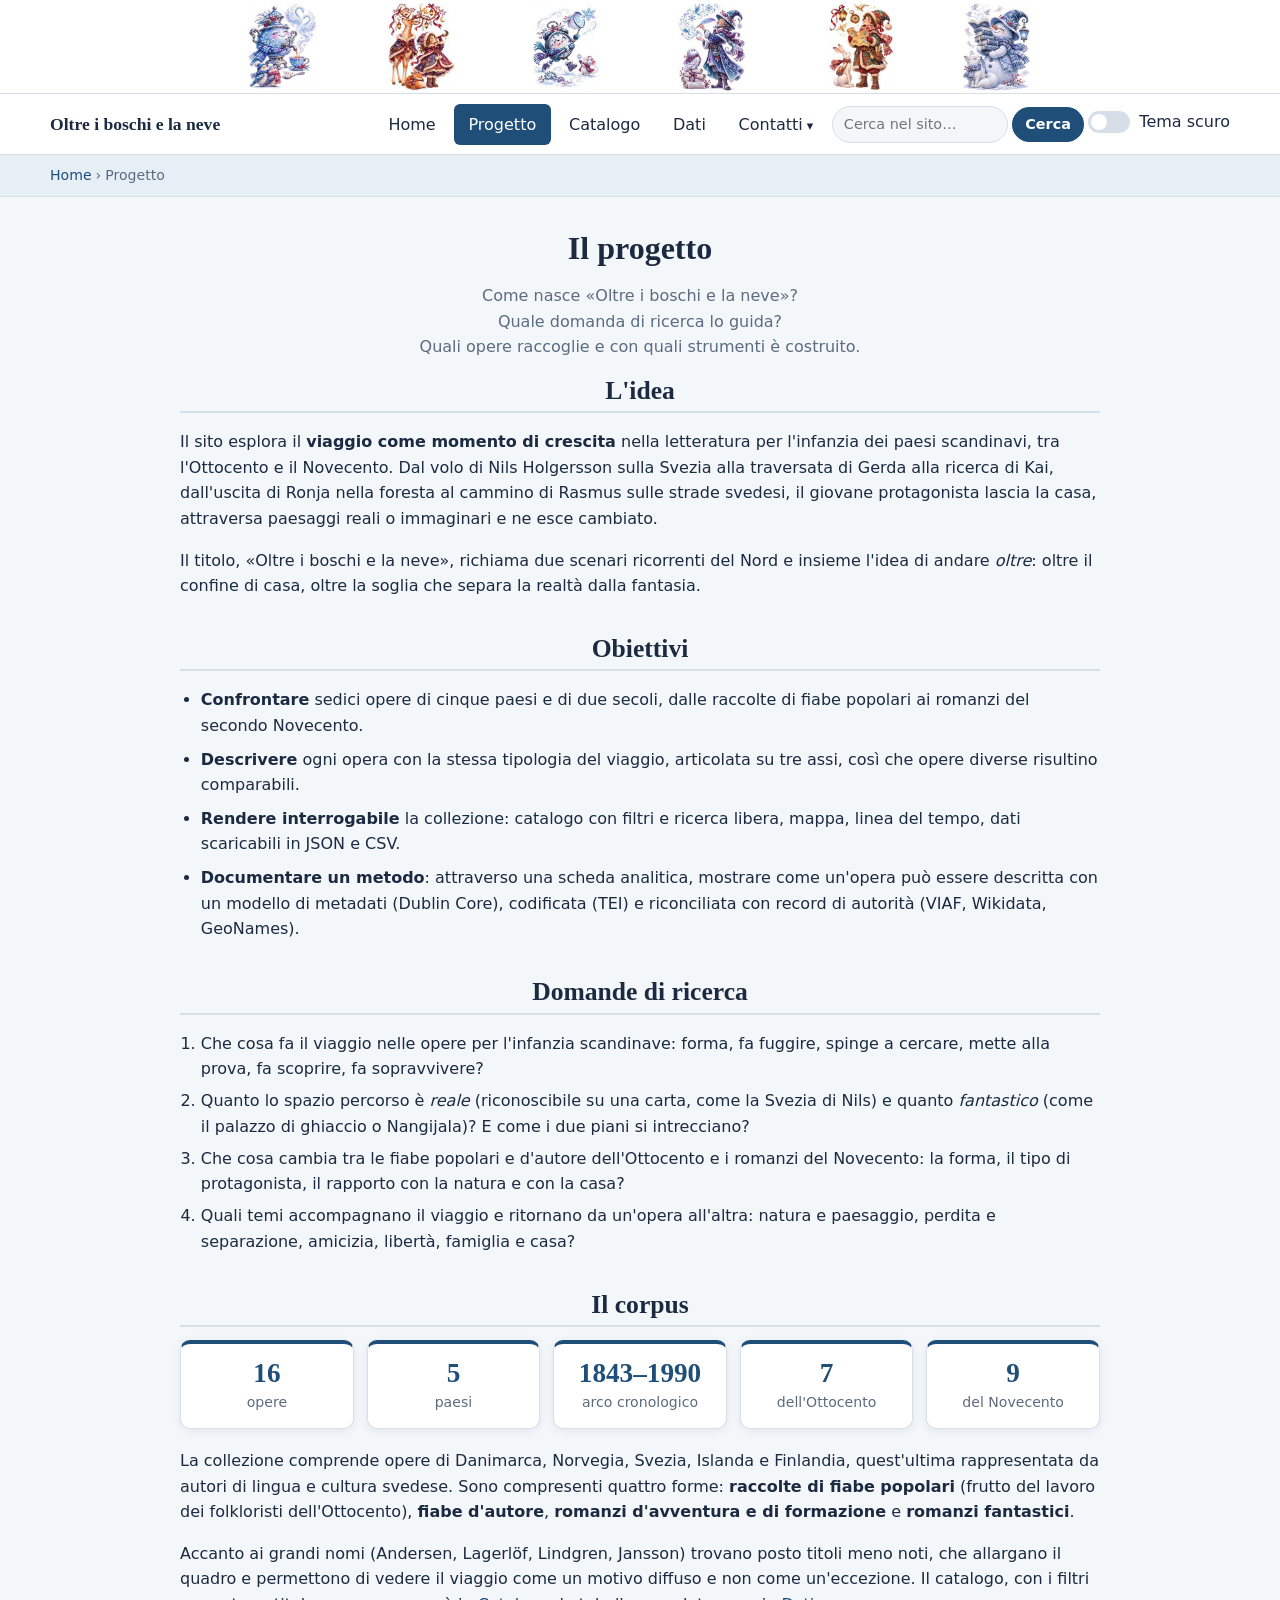
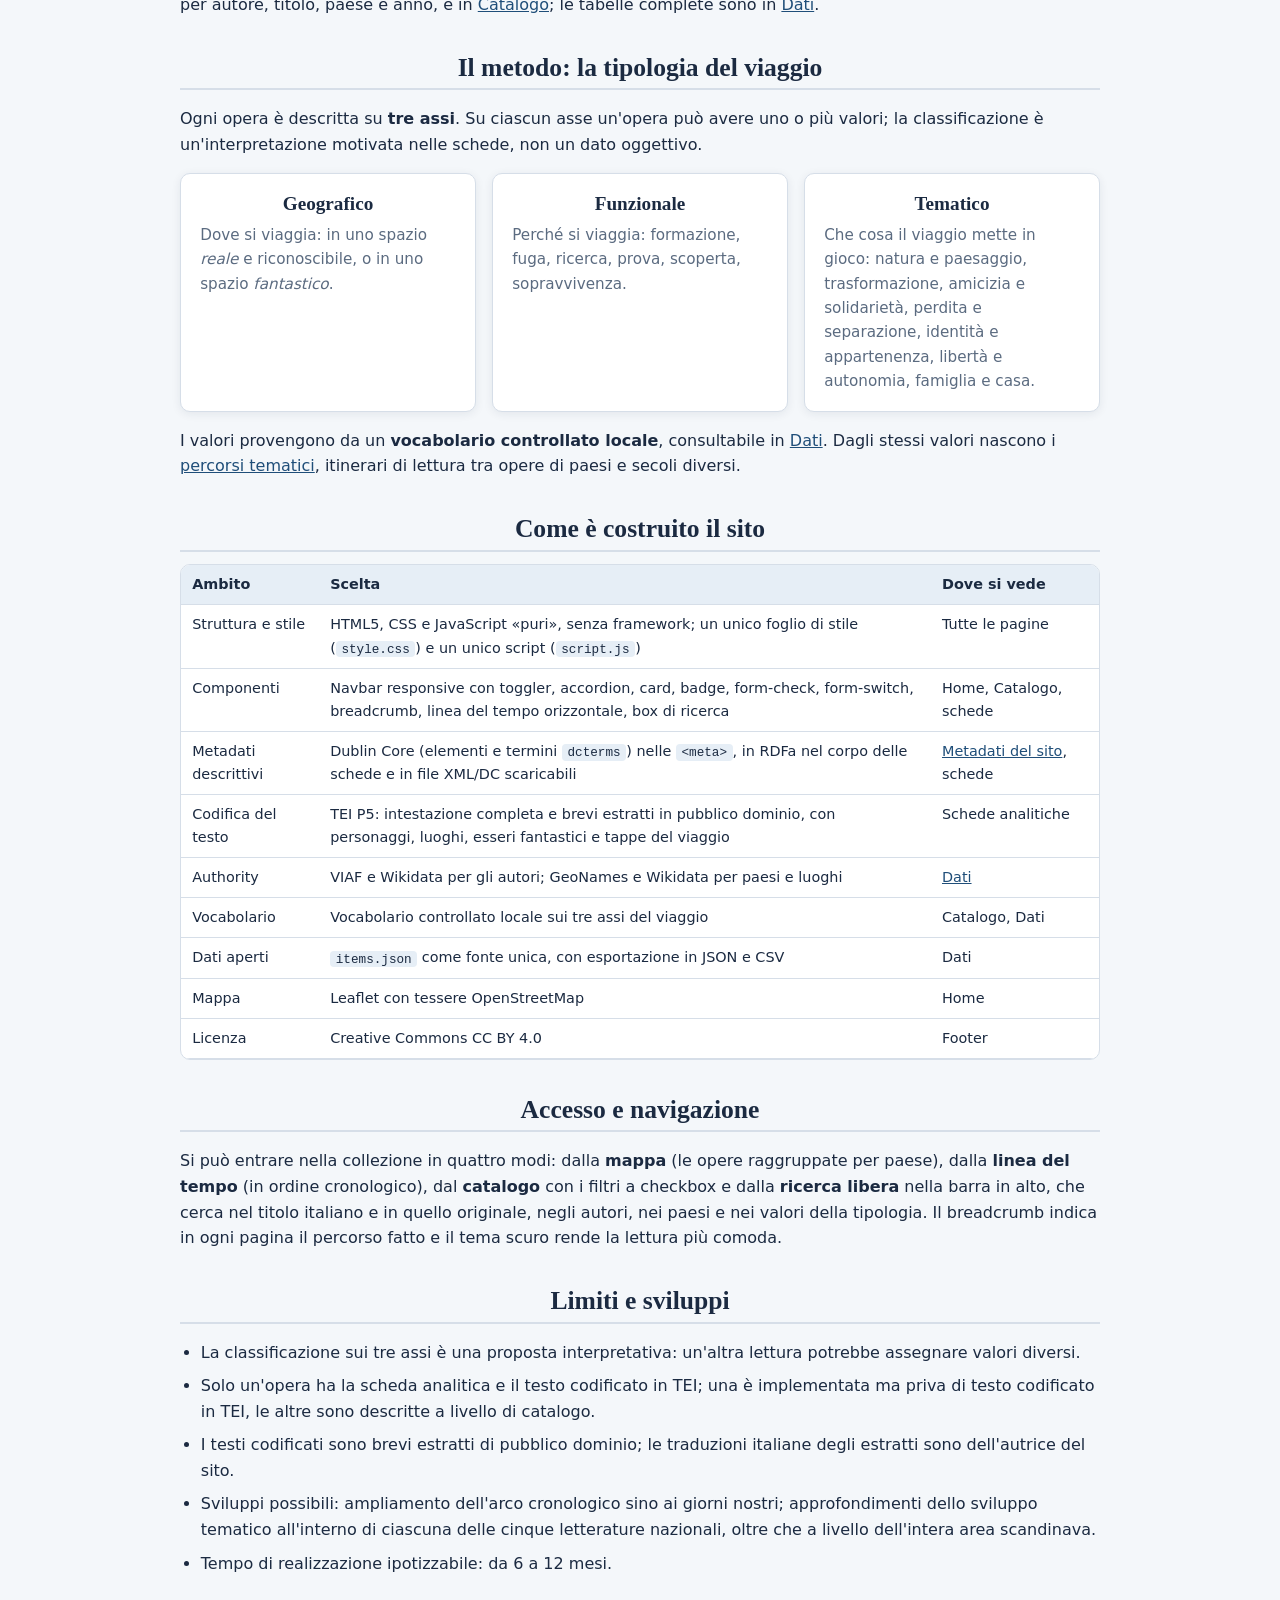
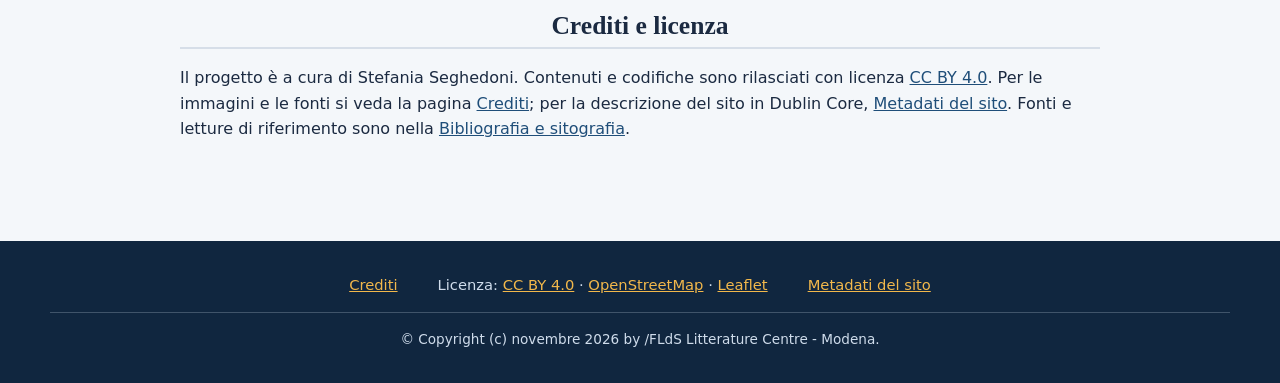
<file: progetto.html>
<!DOCTYPE html>
<html lang="it">
<head>
   <title>Oltre i boschi e la neve. Il viaggio come momento di crescita tra realtà e fantasia nella letteratura per l'infanzia scandinava del XIX e XX secolo.</title>
  <meta charset="utf-8">
  <meta name="description" content="Sito dedicato alla letteratura per l'infanzia del Nord Europa" />
  <meta name="keywords" content="fiabe, romanzi, letteratura, infanzia, viaggio, realtà, fantasia" />
  <meta name="author" content="Stefania Seghedoni" />
  <meta name="viewport" content="width=device-width, initial-scale=1">

  <!-- Metadati Dublin Core del sito -->
  <meta name="DC.title" content="Il progetto">
  <meta name="DC.language" content="it">
  <link rel="stylesheet" href="style.css">
</head>
<body data-page="progetto">

<div class="top-banner">
  <img src="img/banner.jpg" alt="" width="1984" height="289">
</div>

<nav class="navbar">
  <div class="container">
    <a class="brand" href="index.html">Oltre i boschi e la neve</a>
    <button class="navbar-toggler" type="button">☰</button>
    <ul class="nav-menu" id="nav-menu">
      <li><a href="index.html">Home</a></li>
      <li><a href="progetto.html" class="active">Progetto</a></li>
      <li><a href="catalogo.html">Catalogo</a></li>
      <li><a href="dati.html">Dati</a></li>
      <li class="dropdown">
        <button type="button" class="dropdown-toggle">Contatti</button>
        <ul class="dropdown-menu">
          <li><a href="#">Segnala un problema</a></li>
          <li><a href="#">Richiedi informazioni</a></li>
          <li><a href="#">Contatti</a></li>
        </ul>
      </li>
      <li>
        <form class="nav-search" action="catalogo.html" method="get">
          <input type="search" id="nav-q" name="q" placeholder="Cerca nel sito…" autocomplete="off">
          <button type="submit">Cerca</button>
        </form>
      </li>
      <li>
        <label class="switch"><input type="checkbox" id="theme-switch"><span class="track"></span><span>Tema scuro</span></label>
      </li>
    </ul>
  </div>
</nav>

<nav class="breadcrumb">
  <div class="container">
    <ol>
      <li><a href="index.html">Home</a></li>
      <li class="active">Progetto</li>
    </ol>
  </div>
</nav>

<header class="container page-head">
  <h1 class="page-title">Il progetto</h1>
  <p class="lead">Come nasce «Oltre i boschi e la neve»?<br />
  Quale domanda di ricerca lo guida?<br />
   Quali opere raccoglie e con quali strumenti è costruito.<br /></p>
</header>

<main class="container page-body">

  <section id="idea">
    <h2>L'idea</h2>
    <p>Il sito esplora il <strong>viaggio come momento di crescita</strong> nella letteratura per l'infanzia dei paesi scandinavi, tra l'Ottocento e il Novecento. Dal volo di Nils Holgersson sulla Svezia alla traversata di Gerda alla ricerca di Kai, dall'uscita di Ronja nella foresta al cammino di Rasmus sulle strade svedesi, il giovane protagonista lascia la casa, attraversa paesaggi reali o immaginari e ne esce cambiato.</p>
    <p>Il titolo, «Oltre i boschi e la neve», richiama due scenari ricorrenti del Nord e insieme l'idea di andare <em>oltre</em>: oltre il confine di casa, oltre la soglia che separa la realtà dalla fantasia.</p>
  </section>

  <section id="obiettivi">
    <h2>Obiettivi</h2>
    <ul class="plain-list">
      <li><strong>Confrontare</strong> sedici opere di cinque paesi e di due secoli, dalle raccolte di fiabe popolari ai romanzi del secondo Novecento.</li>
      <li><strong>Descrivere</strong> ogni opera con la stessa tipologia del viaggio, articolata su tre assi, così che opere diverse risultino comparabili.</li>
      <li><strong>Rendere interrogabile</strong> la collezione: catalogo con filtri e ricerca libera, mappa, linea del tempo, dati scaricabili in JSON e CSV.</li>
      <li><strong>Documentare un metodo</strong>: attraverso una scheda analitica, mostrare come un'opera può essere descritta con un modello di metadati (Dublin Core), codificata (TEI) e riconciliata con record di autorità (VIAF, Wikidata, GeoNames).</li>
    </ul>
  </section>

  <section id="domande">
    <h2>Domande di ricerca</h2>
    <ol class="plain-list">
      <li>Che cosa fa il viaggio nelle opere per l'infanzia scandinave: forma, fa fuggire, spinge a cercare, mette alla prova, fa scoprire, fa sopravvivere?</li>
      <li>Quanto lo spazio percorso è <em>reale</em> (riconoscibile su una carta, come la Svezia di Nils) e quanto <em>fantastico</em> (come il palazzo di ghiaccio o Nangijala)? E come i due piani si intrecciano?</li>
      <li>Che cosa cambia tra le fiabe popolari e d'autore dell'Ottocento e i romanzi del Novecento: la forma, il tipo di protagonista, il rapporto con la natura e con la casa?</li>
      <li>Quali temi accompagnano il viaggio e ritornano da un'opera all'altra: natura e paesaggio, perdita e separazione, amicizia, libertà, famiglia e casa?</li>
    </ol>
  </section>

  <section id="corpus">
    <h2>Il corpus</h2>
    <div class="stats">
      <div class="stat"><strong data-stat="opere">16</strong><span>opere</span></div>
      <div class="stat"><strong data-stat="paesi">5</strong><span>paesi</span></div>
      <div class="stat"><strong data-stat="arco">1843–1990</strong><span>arco cronologico</span></div>
      <div class="stat"><strong data-stat="ottocento">7</strong><span>dell'Ottocento</span></div>
      <div class="stat"><strong data-stat="novecento">9</strong><span>del Novecento</span></div>
    </div>
    <p>La collezione comprende opere di Danimarca, Norvegia, Svezia, Islanda e Finlandia, quest'ultima rappresentata da autori di lingua e cultura svedese. Sono compresenti quattro forme: <strong>raccolte di fiabe popolari</strong> (frutto del lavoro dei folkloristi dell'Ottocento), <strong>fiabe d'autore</strong>, <strong>romanzi d'avventura e di formazione</strong> e <strong>romanzi fantastici</strong>.</p>
    <p>Accanto ai grandi nomi (Andersen, Lagerlöf, Lindgren, Jansson) trovano posto titoli meno noti, che allargano il quadro e permettono di vedere il viaggio come un motivo diffuso e non come un'eccezione. Il catalogo, con i filtri per autore, titolo, paese e anno, è in <a href="catalogo.html">Catalogo</a>; le tabelle complete sono in <a href="dati.html">Dati</a>.</p>
  </section>

  <section id="metodo">
    <h2>Il metodo: la tipologia del viaggio</h2>
    <p>Ogni opera è descritta su <strong>tre assi</strong>. Su ciascun asse un'opera può avere uno o più valori; la classificazione è un'interpretazione motivata nelle schede, non un dato oggettivo.</p>
    <div class="grid axes">
      <article class="card"><h3>Geografico</h3><p>Dove si viaggia: in uno spazio <em>reale</em> e riconoscibile, o in uno spazio <em>fantastico</em>.</p></article>
      <article class="card"><h3>Funzionale</h3><p>Perché si viaggia: formazione, fuga, ricerca, prova, scoperta, sopravvivenza.</p></article>
      <article class="card"><h3>Tematico</h3><p>Che cosa il viaggio mette in gioco: natura e paesaggio, trasformazione, amicizia e solidarietà, perdita e separazione, identità e appartenenza, libertà e autonomia, famiglia e casa.</p></article>
    </div>
    <p>I valori provengono da un <strong>vocabolario controllato locale</strong>, consultabile in <a href="dati.html">Dati</a>. Dagli stessi valori nascono i <a href="percorsi.html">percorsi tematici</a>, itinerari di lettura tra opere di paesi e secoli diversi.</p>
  </section>

  <section id="architettura-tecnica">
    <h2>Come è costruito il sito</h2>
    <div class="table-wrap"><table>
      <thead><tr><th>Ambito</th><th>Scelta</th><th>Dove si vede</th></tr></thead>
      <tbody>
        <tr><td>Struttura e stile</td><td>HTML5, CSS e JavaScript «puri», senza framework; un unico foglio di stile (<code>style.css</code>) e un unico script (<code>script.js</code>)</td><td>Tutte le pagine</td></tr>
        <tr><td>Componenti</td><td>Navbar responsive con toggler, accordion, card, badge, form-check, form-switch, breadcrumb, linea del tempo orizzontale, box di ricerca</td><td>Home, Catalogo, schede</td></tr>
        <tr><td>Metadati descrittivi</td><td>Dublin Core (elementi e termini <code>dcterms</code>) nelle <code>&lt;meta&gt;</code>, in RDFa nel corpo delle schede e in file XML/DC scaricabili</td><td><a href="metadati.html">Metadati del sito</a>, schede</td></tr>
        <tr><td>Codifica del testo</td><td>TEI P5: intestazione completa e brevi estratti in pubblico dominio, con personaggi, luoghi, esseri fantastici e tappe del viaggio</td><td>Schede analitiche</td></tr>
        <tr><td>Authority</td><td>VIAF e Wikidata per gli autori; GeoNames e Wikidata per paesi e luoghi</td><td><a href="dati.html">Dati</a></td></tr>
        <tr><td>Vocabolario</td><td>Vocabolario controllato locale sui tre assi del viaggio</td><td>Catalogo, Dati</td></tr>
        <tr><td>Dati aperti</td><td><code>items.json</code> come fonte unica, con esportazione in JSON e CSV</td><td>Dati</td></tr>
        <tr><td>Mappa</td><td>Leaflet con tessere OpenStreetMap</td><td>Home</td></tr>
        <tr><td>Licenza</td><td>Creative Commons CC BY 4.0</td><td>Footer</td></tr>
      </tbody>
    </table></div>
  </section>

  <section id="navigazione">
    <h2>Accesso e navigazione</h2>
    <p>Si può entrare nella collezione in quattro modi: dalla <strong>mappa</strong> (le opere raggruppate per paese), dalla <strong>linea del tempo</strong> (in ordine cronologico), dal <strong>catalogo</strong> con i filtri a checkbox e dalla <strong>ricerca libera</strong> nella barra in alto, che cerca nel titolo italiano e in quello originale, negli autori, nei paesi e nei valori della tipologia. Il breadcrumb indica in ogni pagina il percorso fatto e il tema scuro rende la lettura più comoda.</p>
  </section>

  <section id="limiti">
    <h2>Limiti e sviluppi</h2>
    <ul class="plain-list">
      <li>La classificazione sui tre assi è una proposta interpretativa: un'altra lettura potrebbe assegnare valori diversi.</li>
      <li>Solo un'opera ha la scheda analitica e il testo codificato in TEI; una è implementata ma priva di testo codificato in TEI, le altre sono descritte a livello di catalogo.</li>
      <li>I testi codificati sono brevi estratti di pubblico dominio; le traduzioni italiane degli estratti sono dell'autrice del sito.</li>
      <li>Sviluppi possibili: ampliamento dell'arco cronologico sino ai giorni nostri; approfondimenti dello sviluppo tematico all'interno di ciascuna delle cinque letterature nazionali, oltre che a livello dell'intera area scandinava.</li>
      <li>Tempo di realizzazione ipotizzabile: da 6 a 12 mesi.</li>
    </ul>
  </section>

  <section id="crediti">
    <h2>Crediti e licenza</h2>
    <p>Il progetto è a cura di Stefania Seghedoni. Contenuti e codifiche sono rilasciati con licenza <a href="https://creativecommons.org/licenses/by/4.0/deed.it" target="_blank">CC BY 4.0</a>. Per le immagini e le fonti si veda la pagina <a href="crediti.html">Crediti</a>; per la descrizione del sito in Dublin Core, <a href="metadati.html">Metadati del sito</a>. Fonti e letture di riferimento sono nella <a href="bibliografia.html">Bibliografia e sitografia</a>.</p>
  </section>
</main>

<footer>
  <div class="container">
    <ul class="footer-links">
      <li><a href="crediti.html">Crediti</a></li>
      <li>Licenza: <a href="https://creativecommons.org/licenses/by/4.0/deed.it" target="_blank">CC BY 4.0</a> · <a href="https://www.openstreetmap.org/copyright" target="_blank">OpenStreetMap</a> · <a href="https://leafletjs.com" target="_blank">Leaflet</a></li>
      <li><a href="metadati.html">Metadati del sito</a></li>
    </ul>
    <p class="copyright">© Copyright (c) novembre 2026 by /FLdS Litterature Centre - Modena.</p>
  </div>
</footer>

<script src="data.js"></script>
<script src="script.js"></script>
</body>
</html>
</file>
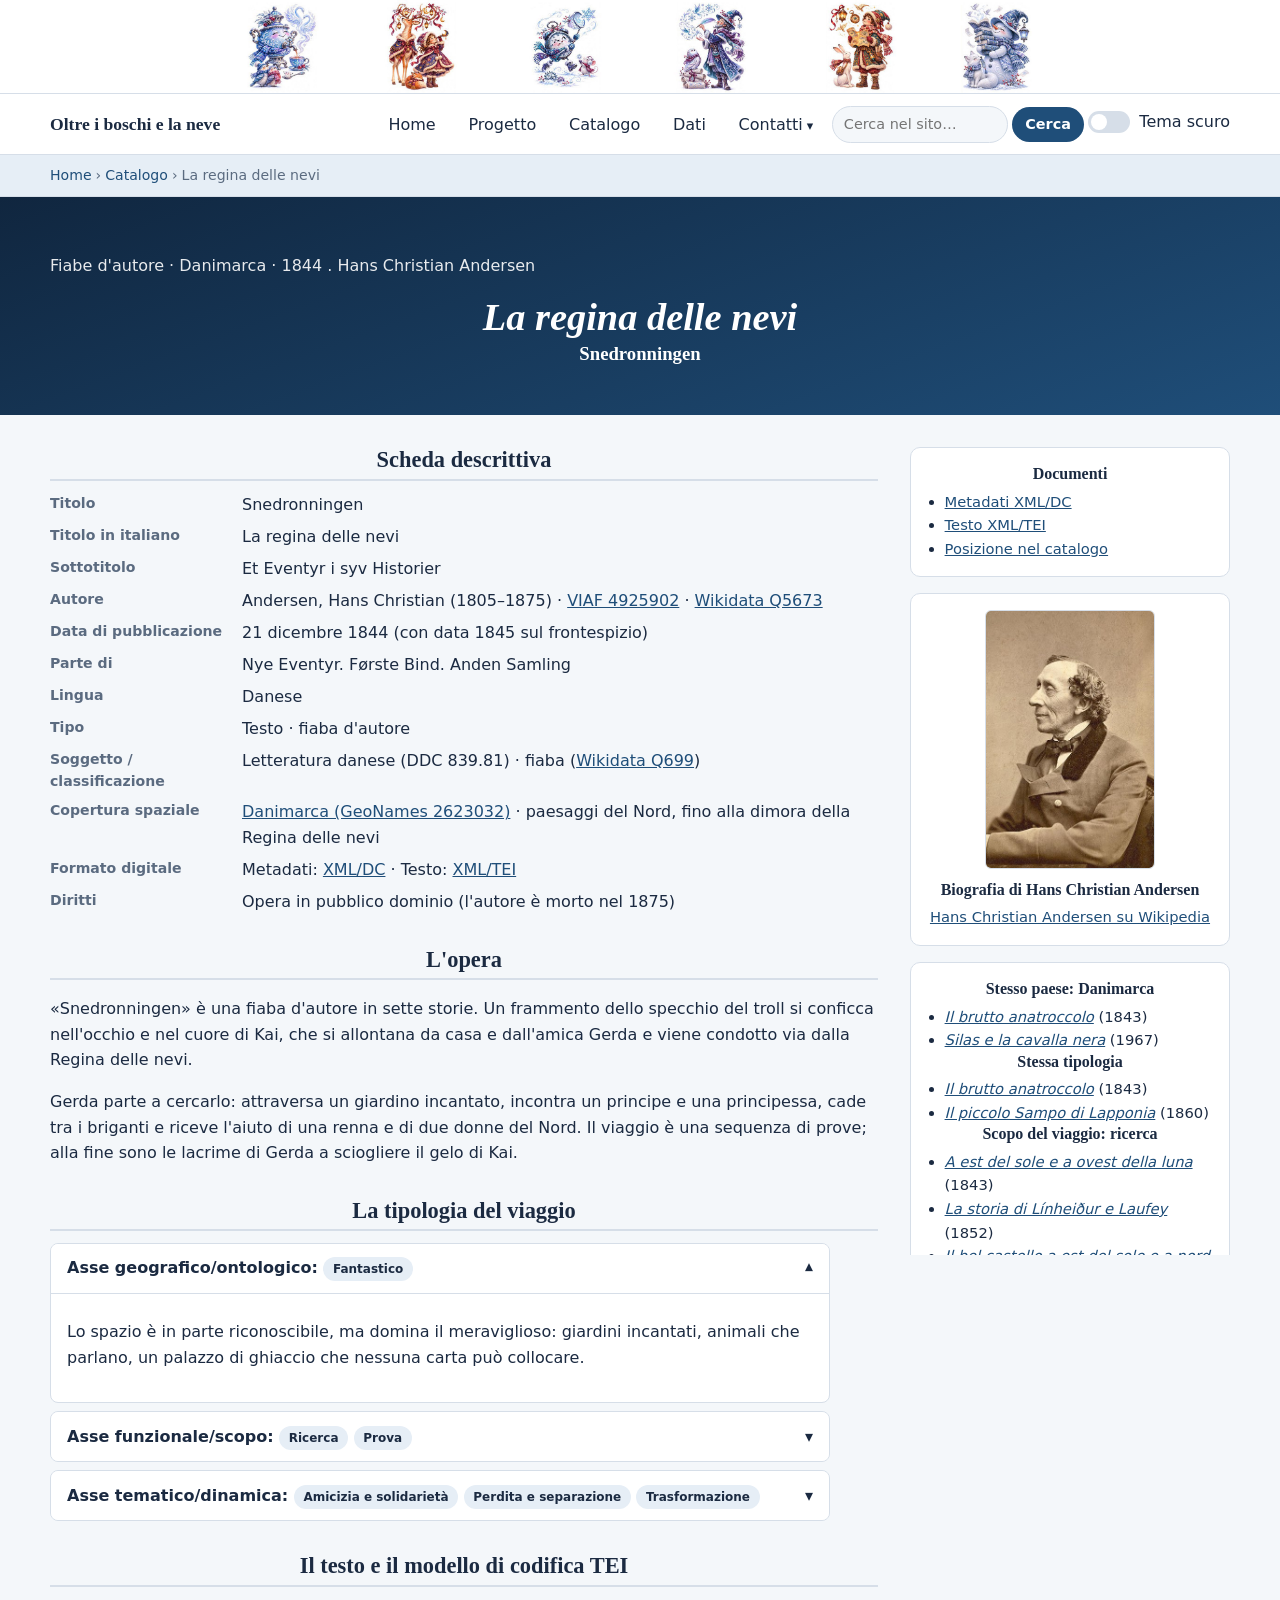
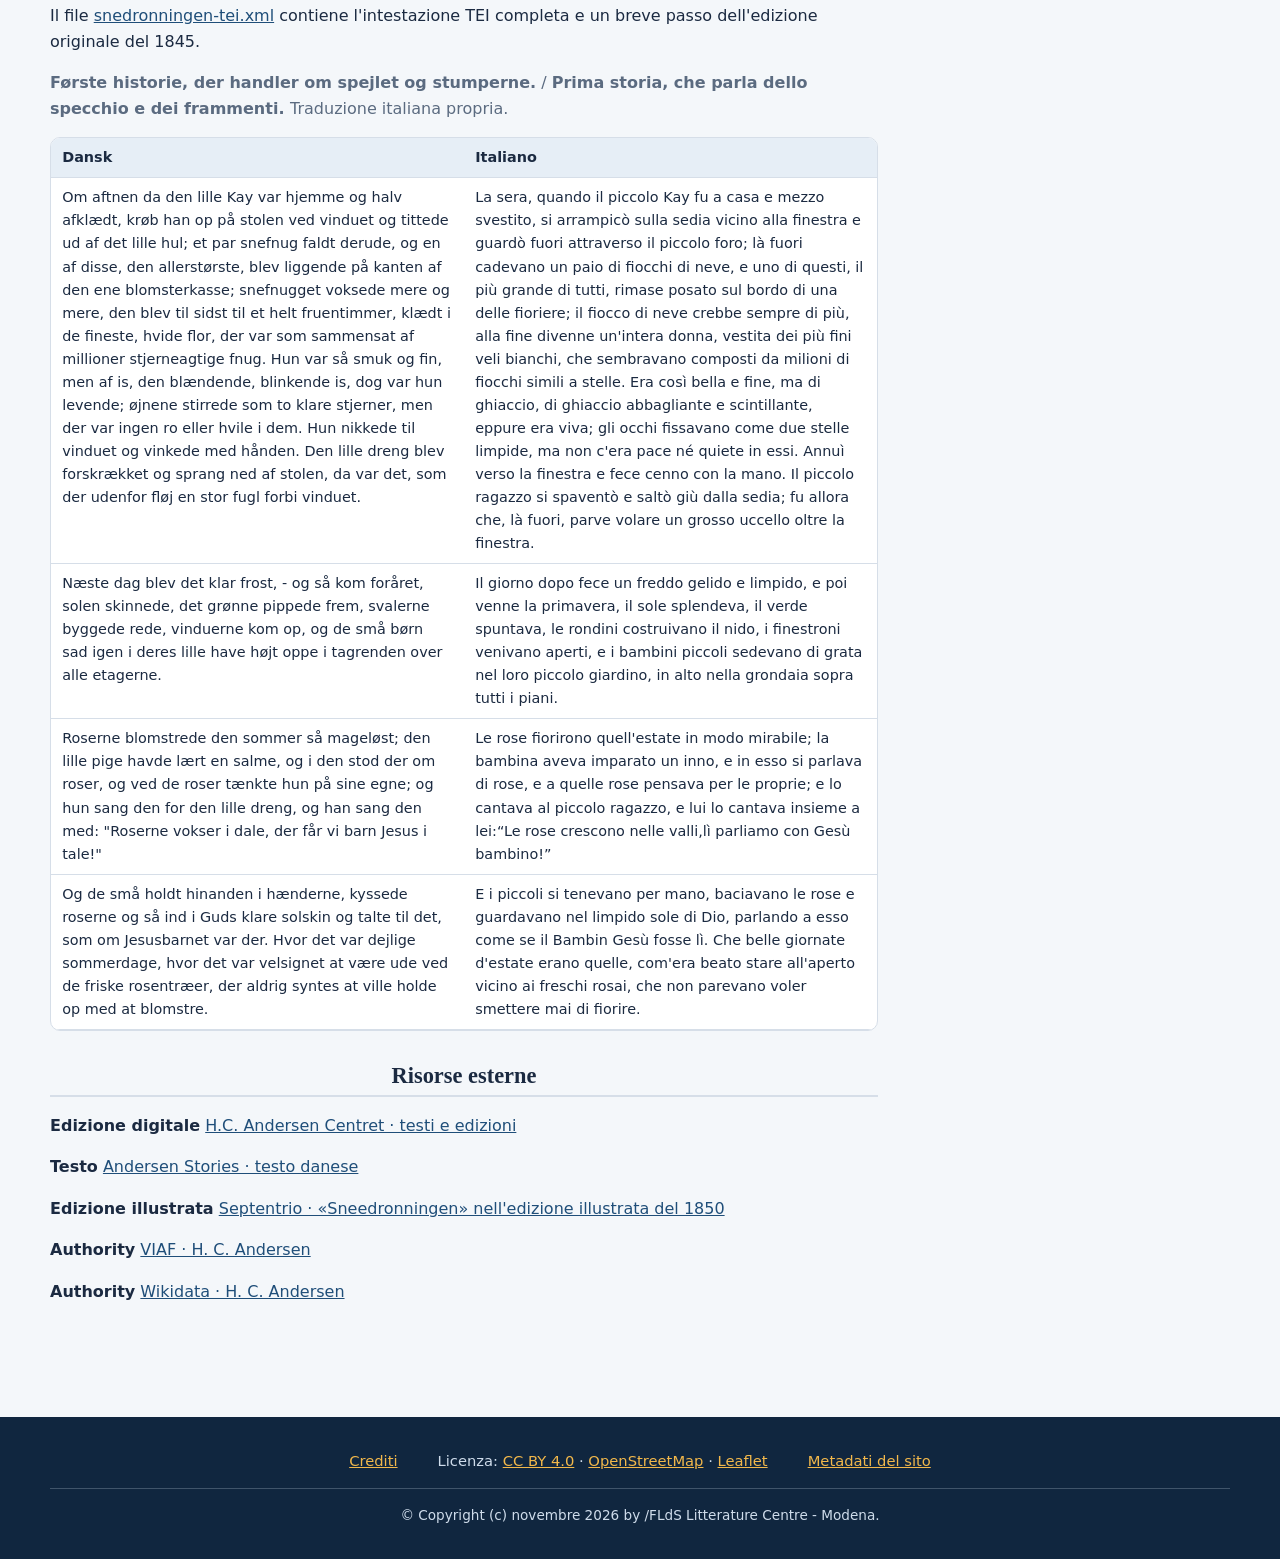
<file: snedronningen.html>
<!DOCTYPE html>
<html lang="it">
<head>
   <title>Oltre i boschi e la neve. Il viaggio come momento di crescita tra realtà e fantasia nella letteratura per l'infanzia scandinava del XIX e XX secolo.</title>
  <meta charset="utf-8">
  <meta name="description" content="Sito dedicato alla letteratura per l'infanzia del Nord Europa" />
  <meta name="keywords" content="fiabe, romanzi, letteratura, infanzia, viaggio, realtà, fantasia" />
  <meta name="author" content="Stefania Seghedoni" />
  <meta name="viewport" content="width=device-width, initial-scale=1">

  <!-- Metadati Dublin Core del sito -->
  <meta name="DC.title" content="Snedronningen">
  <meta name="DC.creator" content="Andersen, H. C. (Hans Christian), 1805-1875">
  <meta name="DC.language" content="it">
  <link rel="stylesheet" href="style.css">
</head>
<body data-page="item" data-item="snedronningen">

<div class="top-banner">
  <img src="img/banner.jpg" alt="" width="1984" height="289">
</div>

<nav class="navbar">
  <div class="container">
    <a class="brand" href="index.html">Oltre i boschi e la neve</a>
    <button class="navbar-toggler" type="button">☰</button>
    <ul class="nav-menu" id="nav-menu">
      <li><a href="index.html">Home</a></li>
      <li><a href="progetto.html">Progetto</a></li>
      <li><a href="catalogo.html">Catalogo</a></li>
      <li><a href="dati.html">Dati</a></li>
      <li class="dropdown">
        <button type="button" class="dropdown-toggle">Contatti</button>
        <ul class="dropdown-menu">
          <li><a href="#">Segnala un problema</a></li>
          <li><a href="#">Richiedi informazioni</a></li>
          <li><a href="#">Contatti</a></li>
        </ul>
      </li>
      <li>
        <form class="nav-search" action="catalogo.html" method="get">
          <input type="search" id="nav-q" name="q" placeholder="Cerca nel sito…" autocomplete="off">
          <button type="submit">Cerca</button>
        </form>
      </li>
      <li>
        <label class="switch"><input type="checkbox" id="theme-switch"><span class="track"></span><span>Tema scuro</span></label>
      </li>
    </ul>
  </div>
</nav>

<nav class="breadcrumb">
  <div class="container">
    <ol>
      <li><a href="index.html">Home</a></li>
      <li><a href="catalogo.html">Catalogo</a></li>
      <li class="active">La regina delle nevi</li>
    </ol>
  </div>
</nav>

<header class="item-header">
  <div class="container">
    <p class="sub">Fiabe d'autore · Danimarca · 1844 . Hans Christian Andersen</p>
    <h1>La regina delle nevi</h1>
    <h3>Snedronningen</h3>
  </div>
</header>

<div class="container item-layout">
  <main class="item-main">

    <section id="scheda">
      <h2>Scheda descrittiva</h2>
      <dl class="meta-list" vocab="http://purl.org/dc/terms/" typeof="BibliographicResource">
        <dt>Titolo</dt><dd property="title" lang="da">Snedronningen</dd>
        <dt>Titolo in italiano</dt><dd property="alternative" lang="it">La regina delle nevi</dd>
        <dt>Sottotitolo</dt><dd lang="da">Et Eventyr i syv Historier</dd>
        <dt>Autore</dt><dd><span property="creator">Andersen, Hans Christian (1805–1875)</span> ·
          <a rel="http://www.w3.org/2002/07/owl#sameAs" href="https://viaf.org/viaf/4925902" target="_blank">VIAF 4925902</a> ·
          <a rel="http://www.w3.org/2002/07/owl#sameAs" href="https://www.wikidata.org/wiki/Q5673" target="_blank">Wikidata Q5673</a></dd>
        <dt>Data di pubblicazione</dt><dd property="issued" content="1844-12-21">21 dicembre 1844 (con data 1845 sul frontespizio)</dd>
        <dt>Parte di</dt><dd property="isPartOf">Nye Eventyr. Første Bind. Anden Samling</dd>
        <dt>Lingua</dt><dd property="language" content="da">Danese</dd>
        <dt>Tipo</dt><dd property="type">Testo · fiaba d'autore</dd>
        <dt>Soggetto / classificazione</dt><dd property="subject">Letteratura danese (DDC 839.81) · fiaba (<a href="https://www.wikidata.org/wiki/Q699" target="_blank">Wikidata Q699</a>)</dd>
        <dt>Copertura spaziale</dt><dd property="spatial"><a href="https://www.geonames.org/2623032" target="_blank">Danimarca (GeoNames 2623032)</a> · paesaggi del Nord, fino alla dimora della Regina delle nevi</dd>
        <dt>Formato digitale</dt><dd property="hasFormat">Metadati: <a href="snedronningen-dc.xml">XML/DC</a> · Testo: <a href="#">XML/TEI</a></dd>
        <dt>Diritti</dt><dd property="rights">Opera in pubblico dominio (l'autore è morto nel 1875)</dd>
      </dl>
    </section>

    <section id="opera">
      <h2>L'opera</h2>
      <p>«Snedronningen» è una fiaba d'autore in sette storie. Un frammento dello specchio del troll si conficca nell'occhio e nel cuore di Kai, che si allontana da casa e dall'amica Gerda e viene condotto via dalla Regina delle nevi.</p>
      <p>Gerda parte a cercarlo: attraversa un giardino incantato, incontra un principe e una principessa, cade tra i briganti e riceve l'aiuto di una renna e di due donne del Nord. Il viaggio è una sequenza di prove; alla fine sono le lacrime di Gerda a sciogliere il gelo di Kai.</p>
    </section>

    <section id="viaggio">
      <h2>La tipologia del viaggio</h2>
      <div class="accordion-stack">
        <div class="accordion-item open">
          <button type="button" class="accordion-button"><span>Asse geografico/ontologico: <span class="badge">Fantastico</span></span></button>
          <div class="accordion-panel"><p>Lo spazio è in parte riconoscibile, ma domina il meraviglioso: giardini incantati, animali che parlano, un palazzo di ghiaccio che nessuna carta può collocare.</p></div>
        </div>
        <div class="accordion-item">
          <button type="button" class="accordion-button"><span>Asse funzionale/scopo: <span class="badge badge-tag">Ricerca</span> <span class="badge badge-tag">Prova</span></span></button>
          <div class="accordion-panel"><p><strong>Ricerca:</strong> si viaggia per ritrovare una persona. <strong>Prova:</strong> il viaggio è una sequenza di ostacoli da superare.</p></div>
        </div>
        <div class="accordion-item">
          <button type="button" class="accordion-button"><span>Asse tematico/dinamica: <span class="badge badge-tag">Amicizia e solidarietà</span> <span class="badge badge-tag">Perdita e separazione</span> <span class="badge badge-tag">Trasformazione</span></span></button>
          <div class="accordion-panel"><p>Il legame tra i due bambini regge la separazione; il cambiamento di Kai è subìto, quello di Gerda è una crescita attraverso il cammino.</p></div>
        </div>
      </div>
    </section>

    <section id="testo">
      <h2>Il testo e il modello di codifica TEI</h2>
      <p>Il file <a href="#">snedronningen-tei.xml</a> contiene l'intestazione TEI completa e un breve passo dell'edizione originale del 1845.</p>
      
        <p class="muted"><strong>Første historie, der handler om spejlet og stumperne.</strong> / <strong> Prima storia, che parla dello specchio e dei frammenti. </strong> Traduzione italiana propria.</p>
      <div class="table-wrap"><table class="bilingual">
        <thead><tr><th>Dansk</th><th>Italiano</th></tr></thead>
        <tbody>
          <tr><td lang="da">Om aftnen da den lille Kay var hjemme og halv afklædt, krøb han op på stolen ved vinduet og tittede ud af det lille hul; et par snefnug faldt derude, og en af disse, den allerstørste, blev liggende på kanten af den ene blomsterkasse; snefnugget voksede mere og mere, den blev til sidst til et helt fruentimmer, klædt i de fineste, hvide flor, der var som sammensat af millioner stjerneagtige fnug. Hun var så smuk og fin, men af is, den blændende, blinkende is, dog var hun levende; øjnene stirrede som to klare stjerner, men der var ingen ro eller hvile i dem. Hun nikkede til vinduet og vinkede med hånden. Den lille dreng blev forskrækket og sprang ned af stolen, da var det, som der udenfor fløj en stor fugl forbi vinduet.</td><td lang="it">La sera, quando il piccolo Kay fu a casa e mezzo svestito, si arrampicò sulla sedia vicino alla finestra e guardò fuori attraverso il piccolo foro; là fuori cadevano un paio di fiocchi di neve, e uno di questi, il più grande di tutti, rimase posato sul bordo di una delle fioriere; il fiocco di neve crebbe sempre di più, alla fine divenne un'intera donna, vestita dei più fini veli bianchi, che sembravano composti da milioni di fiocchi simili a stelle. Era così bella e fine, ma di ghiaccio, di ghiaccio abbagliante e scintillante, eppure era viva; gli occhi fissavano come due stelle limpide, ma non c'era pace né quiete in essi. Annuì verso la finestra e fece cenno con la mano. Il piccolo ragazzo si spaventò e saltò giù dalla sedia; fu allora che, là fuori, parve volare un grosso uccello oltre la finestra.</td></tr>
          <tr><td lang="da">Næste dag blev det klar frost, - og så kom foråret, solen skinnede, det grønne pippede frem, svalerne byggede rede, vinduerne kom op, og de små børn sad igen i deres lille have højt oppe i tagrenden over alle etagerne.</td><td lang="it">Il giorno dopo fece un freddo gelido e limpido, e poi venne la primavera, il sole splendeva, il verde spuntava, le rondini costruivano il nido, i finestroni venivano aperti, e i bambini piccoli sedevano di grata nel loro piccolo giardino, in alto nella grondaia sopra tutti i piani.</td></tr>
          <tr><td lang="da">Roserne blomstrede den sommer så mageløst; den lille pige havde lært en salme, og i den stod der om roser, og ved de roser tænkte hun på sine egne; og hun sang den for den lille dreng, og han sang den med: "Roserne vokser i dale, der får vi barn Jesus i tale!"</td><td lang="it">Le rose fiorirono quell'estate in modo mirabile; la bambina aveva imparato un inno, e in esso si parlava di rose, e a quelle rose pensava per le proprie; e lo cantava al piccolo ragazzo, e lui lo cantava insieme a lei:“Le rose crescono nelle valli,lì parliamo con Gesù bambino!”</td></tr>
          <tr><td lang="da">Og de små holdt hinanden i hænderne, kyssede roserne og så ind i Guds klare solskin og talte til det, som om Jesusbarnet var der. Hvor det var dejlige sommerdage, hvor det var velsignet at være ude ved de friske rosentræer, der aldrig syntes at ville holde op med at blomstre.</td><td lang="it">E i piccoli si tenevano per mano, baciavano le rose e guardavano nel limpido sole di Dio, parlando a esso come se il Bambin Gesù fosse lì. Che belle giornate d'estate erano quelle, com'era beato stare all'aperto vicino ai freschi rosai, che non parevano voler smettere mai di fiorire.</td></tr>
        </tbody>
      </table></div>
    </section>

    <section id="risorse">
      <h2>Risorse esterne</h2>
        <p><strong>Edizione digitale</strong> <a href="https://andersen.sdu.dk/" target="_blank">H.C. Andersen Centret · testi e edizioni</a></p>
        <p><strong>Testo</strong> <a href="https://www.andersenstories.com/da/andersen_fortaellinger/snedronningen" target="_blank">Andersen Stories · testo danese</a></p>
        <p><strong>Edizione illustrata</strong> <a href="https://septentrio.uit.no/index.php/aurora/article/view/5283" target="_blank">Septentrio · «Sneedronningen» nell'edizione illustrata del 1850</a></p>
        <p><strong>Authority</strong> <a href="https://viaf.org/viaf/4925902" target="_blank">VIAF · H. C. Andersen</a></p>
        <p><strong>Authority</strong> <a href="https://www.wikidata.org/wiki/Q5673" target="_blank">Wikidata · H. C. Andersen</a>
      </p>
    </section>
  </main>

  <aside class="side">
    <div class="box">
      <h3>Documenti</h3>
      <ul>
        <li><a href="snedronningen-dc.xml">Metadati XML/DC</a></li>
        <li><a href="#">Testo XML/TEI</a></li>
        <li><a href="catalogo.html?titolo=snedronningen">Posizione nel catalogo</a></li>
      </ul>
    </div>
    <div class="box bio">
      <figure class="portrait"><img src="img/andersen.jpg" alt="Ritratto fotografico di Hans Christian Andersen"></figure>
      <h3>Biografia di Hans Christian Andersen</h3>
      <p><a href="https://it.wikipedia.org/wiki/Hans_Christian_Andersen" target="_blank">Hans Christian Andersen su Wikipedia</a></p>
    </div>
    <div class="box" id="related"></div>
  </aside>
</div>

<footer>
  <div class="container">
    <ul class="footer-links">
      <li><a href="crediti.html">Crediti</a></li>
      <li>Licenza: <a href="https://creativecommons.org/licenses/by/4.0/deed.it" target="_blank">CC BY 4.0</a> · <a href="https://www.openstreetmap.org/copyright" target="_blank">OpenStreetMap</a> · <a href="https://leafletjs.com" target="_blank">Leaflet</a></li>
      <li><a href="metadati.html">Metadati del sito</a></li>
    </ul>
    <p class="copyright">© Copyright (c) novembre 2026 by /FLdS Litterature Centre - Modena.</p>
  </div>
</footer>

<script src="data.js"></script>
<script src="script.js"></script>
</body>
</html>
</file>
<file: style.css>
/* Oltre i boschi e la neve - style.css
   Componenti in stile W3Schools "How To" (HTML/CSS/JS puri, senza Bootstrap):
   1 navbar responsive con toggler · 2 accordion · 3 card · 4 badge
   5 form-check (checkbox) · 6 form-switch · 7 timeline orizzontale */

:root {
  --bg: #f4f7fa;
  --surface: #ffffff;
  --text: #1b2a41;
  --muted: #5b6b80;
  --line: #d6dee8;
  --primary: #1f4e79;
  --primary-ink: #ffffff;
  --o19: #2a7f8e;   /* Ottocento */
  --o20: #c2761f;   /* Novecento */
  --soft: #e6eef6;
  --shadow: 0 2px 10px rgba(27, 42, 65, .08);
}
:root[data-theme="dark"] {
  --bg: #0f1722;
  --surface: #172233;
  --text: #e8eef6;
  --muted: #9fb0c4;
  --line: #2a3a50;
  --primary: #7fb2e0;
  --primary-ink: #0f1722;
  --o19: #55b7c7;
  --o20: #e8a04a;
  --soft: #1f2e45;
  --shadow: 0 2px 10px rgba(0, 0, 0, .4);
}

* { box-sizing: border-box; }
html { scroll-behavior: smooth; }
body {
  margin: 0;
  background: var(--bg);
  color: var(--text);
  font-family: "Segoe UI", system-ui, -apple-system, Roboto, sans-serif;
  line-height: 1.6;
}

h1, h2, h3 { font-family: Georgia, "Times New Roman", serif; line-height: 1.2; margin: 0 0 .5em; text-align: center; /* <-- Comando aggiunto per centrare */}
a { color: var(--primary); }
img { max-width: 100%; }
.container { width: min(1180px, 100% - 2rem); margin-inline: auto; }
.section { padding: 2.5rem 0; }
.section h2 { font-size: 1.8rem; }
.lead { color: var(--muted); max-width: 70ch; }
.muted { color: var(--muted); }

/* 1. Navbar con toggler */
.navbar { background: var(--surface); border-bottom: 1px solid var(--line); position: sticky; top: 0; z-index: 1000; }
.navbar .container { display: flex; align-items: center; justify-content: space-between; gap: 1rem; min-height: 60px; flex-wrap: wrap; }
.brand { font-family: Georgia, serif; font-weight: 700; color: var(--text); text-decoration: none; font-size: 1.1rem; }
.nav-menu { display: flex; align-items: center; gap: .25rem; list-style: none; margin: 0; padding: 0; }
.nav-menu a { display: block; padding: .5rem .9rem; border-radius: 6px; color: var(--text); text-decoration: none; }
.nav-menu a:hover { background: var(--soft); }
.nav-menu a.active { background: var(--primary); color: var(--primary-ink); }
.navbar-toggler { display: none; background: none; border: 1px solid var(--line); border-radius: 6px; padding: .4rem .6rem; cursor: pointer; color: var(--text); font-size: 1.2rem; }

/* Menù a tendina (voce "Contatti" della navbar) */
.nav-menu .dropdown { position: relative; }
.dropdown-toggle { display: block; background: none; border: 0; font: inherit; color: var(--text); padding: .5rem .9rem; border-radius: 6px; cursor: pointer; }
.dropdown-toggle::after { content: " ▾"; font-size: .8em; }
.dropdown-toggle:hover, .dropdown.open .dropdown-toggle { background: var(--soft); }
.dropdown-menu { display: none; position: absolute; top: 100%; left: 0; min-width: 14rem; list-style: none; margin: 0; padding: .35rem; background: var(--surface); border: 1px solid var(--line); border-radius: 8px; box-shadow: var(--shadow); z-index: 1100; }
.dropdown.open .dropdown-menu { display: block; }
.dropdown-menu a { white-space: nowrap; }
@media (max-width: 860px) {
  .dropdown-toggle { width: 100%; text-align: left; }
  .dropdown-menu { position: static; box-shadow: none; border: 0; border-left: 3px solid var(--line); border-radius: 0; margin-left: .9rem; padding: 0 0 0 .3rem; }
}

/* 6. Form-switch */
.switch { display: inline-flex; align-items: center; gap: .6rem; cursor: pointer; user-select: none; }
.switch input { position: absolute; opacity: 0; width: 0; height: 0; }
.switch .track { width: 42px; height: 22px; background: var(--line); border-radius: 22px; position: relative; transition: background .2s; flex: none; }
.switch .track::after { content: ""; position: absolute; top: 3px; left: 3px; width: 16px; height: 16px; background: #fff; border-radius: 50%; transition: transform .2s; }
.switch input:checked + .track { background: var(--primary); }
.switch input:checked + .track::after { transform: translateX(20px); }

/* Hero */
.hero {
  text-align: center;
  padding: 5rem 1rem 4.5rem;
  color: #fff;
  /* velo blu sopra l'illustrazione (Jenny Nyström, pubblico dominio: vedi Crediti) per mantenere leggibile il titolo */
  background:
    linear-gradient(160deg, rgba(16, 38, 63, .80) 0%, rgba(31, 78, 121, .72) 55%, rgba(42, 127, 142, .66) 100%),
    url("img/hero-nystrom.jpg") center / cover no-repeat,
    #1f4e79;
}
.hero h1 { font-size: clamp(1.8rem, 4.5vw, 3rem); max-width: 22ch; margin-inline: auto; }
.hero p { max-width: 62ch; margin: 0 auto 2rem; opacity: .92; font-size: 1.1rem; }
.btn { display: inline-block; padding: .8rem 1.8rem; border-radius: 999px; background: #f2b84b; color: #1b2a41; font-weight: 700; letter-spacing: .06em; text-decoration: none; border: 0; cursor: pointer; }
.btn:hover { background: #ffd074; }
.btn-secondary { background: var(--soft); color: var(--text); letter-spacing: 0; font-weight: 600; padding: .5rem 1rem; border: 1px solid var(--line); font-size: .9rem; }
.btn-secondary:hover { background: var(--line); }

/* 3. Card + 4. Badge */
.grid { display: grid; gap: 1rem; grid-template-columns: repeat(auto-fill, minmax(250px, 1fr)); }
.card { background: var(--surface); border: 1px solid var(--line); border-radius: 10px; padding: 1.1rem 1.2rem; box-shadow: var(--shadow); display: flex; flex-direction: column; gap: .5rem; }
.card h3 { font-size: 1.15rem; margin: 0; }
.card p { margin: 0; color: var(--muted); font-size: .95rem; }
.badge { display: inline-block; padding: .15rem .6rem; border-radius: 999px; font-size: .75rem; font-weight: 700; background: var(--soft); color: var(--text); white-space: nowrap; }
.badge-o19 { background: var(--o19); color: #fff; }
.badge-o20 { background: var(--o20); color: #fff; }
.badge-tag { background: var(--soft); font-weight: 600; }
.badges { display: flex; flex-wrap: wrap; gap: .3rem; }

/* 2. Accordion */
.accordion-item { border: 1px solid var(--line); background: var(--surface); border-radius: 8px; overflow: hidden; }
.accordion-button { width: 100%; text-align: left; background: var(--surface); color: var(--text); border: 0; padding: .7rem 1rem; font: inherit; font-weight: 600; cursor: pointer; display: flex; justify-content: space-between; align-items: center; gap: .5rem; }
.accordion-button::after { content: "▾"; transition: transform .2s; }
.accordion-item.open .accordion-button::after { transform: rotate(180deg); }
.accordion-button:hover { background: var(--soft); }
.accordion-panel { display: none; padding: .6rem 1rem 1rem; border-top: 1px solid var(--line); max-height: 280px; overflow-y: auto; }
.accordion-item.open .accordion-panel { display: block; }
.accordion-stack { display: grid; gap: .5rem; max-width: 780px; }

/* 5. Form-check */
.form-check { display: flex; align-items: flex-start; gap: .5rem; padding: .2rem 0; }
.form-check input { margin-top: .35rem; accent-color: var(--primary); width: 1rem; height: 1rem; flex: none; }
.form-check label { cursor: pointer; font-size: .95rem; }
.form-check small { display: block; color: var(--muted); font-size: .8rem; }

/* Mappa e timeline */
.filters-inline { display: flex; flex-wrap: wrap; gap: 1.5rem; align-items: center; margin-bottom: 1rem; }
#map { height: 420px; border-radius: 10px; border: 1px solid var(--line); z-index: 1; }
.map-count { width: 38px; height: 38px; border-radius: 50%; background: var(--primary); color: var(--primary-ink); border: 3px solid #fff; display: grid; place-items: center; font-weight: 700; box-shadow: 0 2px 6px rgba(0,0,0,.35); }
.timeline { list-style: none; margin: 0; padding: 1.2rem .5rem 1rem; display: flex; gap: 1rem; overflow-x: auto; scroll-snap-type: x proximity; position: relative; }
.timeline::before { content: ""; position: absolute; left: 0; right: 0; top: 2.1rem; height: 3px; background: var(--line); min-width: 100%; }
.timeline li { flex: 0 0 190px; scroll-snap-align: start; position: relative; padding-top: 1.4rem; }
.timeline li::before { content: ""; position: absolute; top: .4rem; left: .2rem; width: 14px; height: 14px; border-radius: 50%; background: var(--dot, var(--o19)); border: 2px solid var(--bg); z-index: 1; }
.timeline li.o19 { --dot: var(--o19); }
.timeline li.o20 { --dot: var(--o20); }
.timeline a { display: block; text-decoration: none; color: var(--text); background: var(--surface); border: 1px solid var(--line); border-top: 4px solid var(--dot); border-radius: 8px; padding: .6rem .8rem; height: 100%; }
.timeline a:hover { box-shadow: var(--shadow); }
.timeline .year { font-weight: 800; color: var(--dot); }
.timeline .t { font-weight: 600; font-style: italic; font-size: .92rem; }
.timeline .a { font-size: .8rem; color: var(--muted); }
.legend { display: flex; gap: 1rem; font-size: .85rem; }
.legend i { display: inline-block; width: 12px; height: 12px; border-radius: 50%; margin-right: .3rem; vertical-align: -1px; }

/* Catalogo */
.filterbar { background: var(--surface); border-bottom: 1px solid var(--line); padding: 1rem 0; }
.filter-row { display: grid; gap: .6rem; margin-bottom: .6rem; }
.filter-row.r4 { grid-template-columns: repeat(4, 1fr); align-items: start; }
.filter-row.r3 { grid-template-columns: repeat(3, 1fr); align-items: start; }
.filter-tools { display: flex; flex-wrap: wrap; gap: 1rem; align-items: center; justify-content: space-between; margin-top: .4rem; }
.result-count { font-weight: 600; }
.cards-catalog { padding: 1.5rem 0 3rem; }
.item-card .meta { font-size: .85rem; color: var(--muted); }
.item-card.highlight { outline: 3px solid #f2b84b; }
.empty { text-align: center; padding: 3rem 1rem; color: var(--muted); }

/* Pagina item */
.item-header { background: linear-gradient(160deg, #10263f, #1f4e79); color: #fff; padding: 2.5rem 0; }
.item-header h1 { font-size: clamp(1.6rem, 3.5vw, 2.4rem); font-style: italic; margin-bottom: .2rem; }
.item-header .sub { opacity: .9; }
.item-layout { display: grid; grid-template-columns: minmax(0, 1fr) 320px; gap: 2rem; padding: 2rem 0 3rem; align-items: start; }
.item-main section { margin-bottom: 2rem; }
.item-main h2 { font-size: 1.4rem; border-bottom: 2px solid var(--line); padding-bottom: .3rem; }
aside.side { position: sticky; top: 76px; display: grid; gap: 1rem; }
aside.side .box { background: var(--surface); border: 1px solid var(--line); border-radius: 10px; padding: 1rem; }
aside.side h3 { font-size: 1rem; margin-bottom: .4rem; }
aside.side ul { margin: 0; padding-left: 1.1rem; font-size: .92rem; }
dl.meta-list { display: grid; grid-template-columns: 11rem 1fr; gap: .4rem 1rem; margin: 0; }
dl.meta-list dt { font-weight: 700; color: var(--muted); font-size: .88rem; }
dl.meta-list dd { margin: 0; }
blockquote.excerpt { margin: 1rem 0; padding: .8rem 1rem; border-left: 4px solid var(--o19); background: var(--soft); font-family: Georgia, serif; }
code { background: var(--soft); padding: .05rem .35rem; border-radius: 4px; font-size: .88em; }

/* Pagina dati */
.table-wrap { overflow-x: auto; border: 1px solid var(--line); border-radius: 10px; background: var(--surface); margin-bottom: 2rem; }
table { border-collapse: collapse; width: 100%; font-size: .9rem; }
th, td { padding: .5rem .7rem; text-align: left; border-bottom: 1px solid var(--line); vertical-align: top; }
th { background: var(--soft); white-space: nowrap; }
th[data-sort] { cursor: pointer; }
th[data-sort]::after { content: " ↕"; color: var(--muted); }
body[data-page="dati"] tbody tr:hover { background: var(--soft); }

/* Footer */
footer { background: #10263f; color: #cfdceb; padding: 2rem 0; margin-top: 2rem; font-size: .92rem; }
footer a { color: #f2b84b; }
footer .footer-links { list-style: none; margin: 0 0 1rem; padding: 0; display: flex; flex-wrap: wrap; justify-content: center; gap: .5rem 2.5rem; }
footer .copyright { margin: 0; padding-top: 1rem; border-top: 1px solid rgba(207, 220, 235, .25); text-align: center; font-size: .85rem; }

@media (max-width: 860px) {
  .navbar-toggler { display: block; }
  .nav-menu { display: none; flex-direction: column; width: 100%; align-items: stretch; padding-bottom: .6rem; }
  .nav-menu.open { display: flex; }
  .filter-row.r4, .filter-row.r3 { grid-template-columns: 1fr 1fr; }
  .item-layout { grid-template-columns: minmax(0, 1fr); }
  aside.side { position: static; }
  dl.meta-list { grid-template-columns: 1fr; gap: 0; }
  dl.meta-list dd { margin-bottom: .6rem; }
}
@media (max-width: 520px) {
  .filter-row.r4, .filter-row.r3 { grid-template-columns: 1fr; }
}

/* Tessere dell'architettura (index): stesso comportamento per tutte */
a.tile { color: inherit; text-decoration: none; cursor: pointer; transition: transform .2s, box-shadow .2s, background .2s, border-color .2s, color .2s; }
a.tile:hover { transform: translateY(-3px); border-color: var(--primary); box-shadow: 0 8px 20px rgba(27, 42, 65, .18); }
a.tile:active { transform: translateY(0); box-shadow: inset 0 2px 6px rgba(0, 0, 0, .25); }
a.tile.selected { background: var(--primary); border-color: var(--primary); color: var(--primary-ink); box-shadow: 0 8px 20px rgba(27, 42, 65, .28); }
a.tile.selected p { color: inherit; opacity: .9; }

.item-card .card-link { margin-top: auto; font-weight: 600; }

/* Ricerca libera nella navbar */
.nav-search { display: flex; gap: .3rem; align-items: center; }
.nav-search input { width: 11rem; padding: .4rem .7rem; border: 1px solid var(--line); border-radius: 999px; background: var(--bg); color: var(--text); font: inherit; font-size: .9rem; }
.nav-search button { padding: .4rem .8rem; border: 0; border-radius: 999px; background: var(--primary); color: var(--primary-ink); font: inherit; font-size: .9rem; font-weight: 600; cursor: pointer; }
.nav-search button:hover { opacity: .88; }

/* Breadcrumb */
.breadcrumb { background: var(--soft); border-bottom: 1px solid var(--line); font-size: .88rem; }
.breadcrumb ol { list-style: none; margin: 0; padding: .55rem 0; display: flex; flex-wrap: wrap; gap: .25rem; }
.breadcrumb li + li::before { content: "›"; margin-right: .25rem; color: var(--muted); }
.breadcrumb a { text-decoration: none; }
.breadcrumb a:hover { text-decoration: underline; }
.breadcrumb .active { color: var(--muted); }

/* Intestazione di pagina con strumenti a destra (Dati) */
.title-row { display: flex; flex-wrap: wrap; align-items: center; justify-content: space-between; gap: .6rem 1rem; margin: 2rem 0 .8rem; }
.title-row h2 { margin: 0; }
.tools { display: flex; gap: .5rem; }

/* Catalogo: ricerca libera attiva e filtro nel pannello dei titoli */
.search-chip { display: inline-flex; align-items: center; gap: .5rem; background: var(--soft); border: 1px solid var(--line); border-radius: 999px; padding: .15rem .3rem .15rem .8rem; font-size: .9rem; }
.search-chip button { border: 0; background: var(--surface); border-radius: 999px; width: 1.5rem; height: 1.5rem; cursor: pointer; color: var(--text); line-height: 1; }
.panel-search { width: 100%; margin-bottom: .5rem; padding: .4rem .6rem; border: 1px solid var(--line); border-radius: 6px; background: var(--bg); color: var(--text); font: inherit; font-size: .9rem; }
.form-check[hidden] { display: none; }
.page-title { margin: 2rem 0 .3rem; }
.item-card .it { font-family: Georgia, serif; font-size: 1.2rem; font-weight: 700; color: var(--text); margin-top: 0; }
.item-card .orig { font-style: italic; font-size: .95rem; color: var(--muted); margin-top: -.3rem; }

/* Pagine di servizio (Crediti, Metadati) */
.prose { max-width: 70ch; }
.prose dl { display: grid; grid-template-columns: 11rem 1fr; gap: .4rem 1rem; }
.prose dt { font-weight: 700; color: var(--muted); }
.prose dd { margin: 0; }
@media (max-width: 860px) {
  .nav-search { padding: 0 .9rem .4rem; }
  .nav-search input { flex: 1; width: auto; }
  .prose dl { grid-template-columns: 1fr; gap: 0; }
  .prose dd { margin-bottom: .6rem; }
}

/* Tabella dei criteri di marcatura TEI (scheda Nils) */
.tei-criteri { margin: 1.5rem 0 2rem; }
.tei-criteri h3 { font-size: 1.2rem; margin-bottom: .6rem; }
.tei-criteri .table-wrap { margin-bottom: 1rem; }
.tei-criteri caption { text-align: left; font-style: italic; padding: .6rem .7rem; color: var(--muted); }
.tei-criteri th { white-space: normal; }
.tei-criteri code { white-space: nowrap; }
.tei-criteri td:first-child code { white-space: normal; overflow-wrap: anywhere; }
.tei-criteri td:first-child { min-width: 15rem; }
.tei-criteri .nota { font-size: .95rem; margin: 0; }

/* Tabella bilingue (scheda Nils) */
.bilingual th, .bilingual td { width: 50%; vertical-align: top; }
.accordion-panel.tall { max-height: 70vh; }

/* Banner decorativo sopra la navbar (si scorre via, la navbar resta fissa) */
.top-banner { background: #fff; border-bottom: 1px solid var(--line); line-height: 0; }
/* altezza ~ metà di quella naturale; proporzioni mantenute, immagine centrata sullo sfondo bianco */
.top-banner img { display: block; width: auto; max-width: 100%; height: clamp(80px, 7.3vw, 144px); margin-inline: auto; object-fit: contain; }
@media (max-width: 600px) {
  .top-banner img { height: 84px; object-fit: cover; }
}

/* Home: titoli e testi centrati, testo giustificato */
#architettura, #mappa, #linea-del-tempo, #guida { text-align: center; }
.section .lead { margin-inline: auto; text-align: justify; text-align-last: left; hyphens: auto; }
.section .accordion-stack { margin-inline: auto; text-align: left; }
.section .accordion-panel { text-align: justify; hyphens: auto; }
.section .filters-inline, .section .legend { justify-content: center; }
.section .card { text-align: left; }
.section .timeline { text-align: left; }
#map { text-align: left; }

/* Aside delle schede: ritratto + link alla biografia */
aside.side .bio { text-align: center; }
aside.side .portrait { margin: 0 0 .7rem; }
aside.side .portrait img { display: block; width: 100%; max-width: 170px; height: auto; margin-inline: auto; border-radius: 6px; border: 1px solid var(--line); }
aside.side .bio p { margin: 0; font-size: .92rem; }
aside.side { max-height: calc(100vh - 92px); overflow-y: auto; }
@media (max-width: 860px) { aside.side { max-height: none; overflow: visible; } }

/* Catalogo: titolo, introduzione e riga degli strumenti centrati, come nella home (le schede restano allineate a sinistra) */
body[data-page="catalogo"] .page-title { text-align: center; }
body[data-page="catalogo"] header.container .lead { margin-inline: auto; text-align: justify; text-align-last: center; hyphens: auto; }
body[data-page="catalogo"] .filter-tools { justify-content: center; text-align: center; }

/* Pagine Progetto, Percorsi tematici, Bibliografia: intestazione centrata come nel Catalogo, corpo a colonna */
.page-head .page-title { text-align: center; }
.page-head .lead { margin-inline: auto; text-align: justify; text-align-last: center; hyphens: auto; }
.page-body { width: min(920px, 100% - 2rem); padding-bottom: 2rem; }
.page-body section { margin-bottom: 2.2rem; }
.page-body h2 { font-size: 1.6rem; border-bottom: 2px solid var(--line); padding-bottom: .3rem; }
.page-body h3 { font-size: 1.2rem; }
.plain-list { padding-left: 1.3rem; }
.plain-list li { margin-bottom: .5rem; }

/* Progetto: numeri del corpus e card dei tre assi */
.stats { display: grid; gap: .8rem; grid-template-columns: repeat(auto-fit, minmax(150px, 1fr)); margin: 0 0 1.2rem; }
.stat { background: var(--surface); border: 1px solid var(--line); border-top: 4px solid var(--primary); border-radius: 10px; padding: .8rem 1rem; text-align: center; box-shadow: var(--shadow); }
.stat strong { display: block; font-family: Georgia, serif; font-size: 1.7rem; line-height: 1.2; color: var(--primary); }
.stat span { font-size: .88rem; color: var(--muted); }
.axes { margin-bottom: 1rem; }

/* Percorsi tematici */
.paths { display: grid; gap: 1rem; grid-template-columns: repeat(auto-fit, minmax(min(100%, 340px), 1fr)); counter-reset: percorso; }
.path { counter-increment: percorso; border-top: 4px solid var(--primary); }
.path h3::before { content: counter(percorso) ". "; color: var(--primary); }
.path p { color: var(--text); }
.path-works { margin: .3rem 0 0; padding-left: 1.2rem; font-size: .93rem; }
.path-works li { margin-bottom: .35rem; }
.accordion-panel h4 { margin: 1rem 0 .2rem; font-family: Georgia, serif; font-size: 1.05rem; }
.accordion-panel h4:first-child { margin-top: 0; }
.accordion-panel ul { margin: .3rem 0 0; padding-left: 1.2rem; font-size: .93rem; }

/* Bibliografia e sitografia: elenchi numerati */
.page-body ol li { margin-bottom: .4rem; overflow-wrap: anywhere; }
@media (max-width: 520px) { .page-head .lead { text-align: left; text-align-last: auto; } }
</file>
